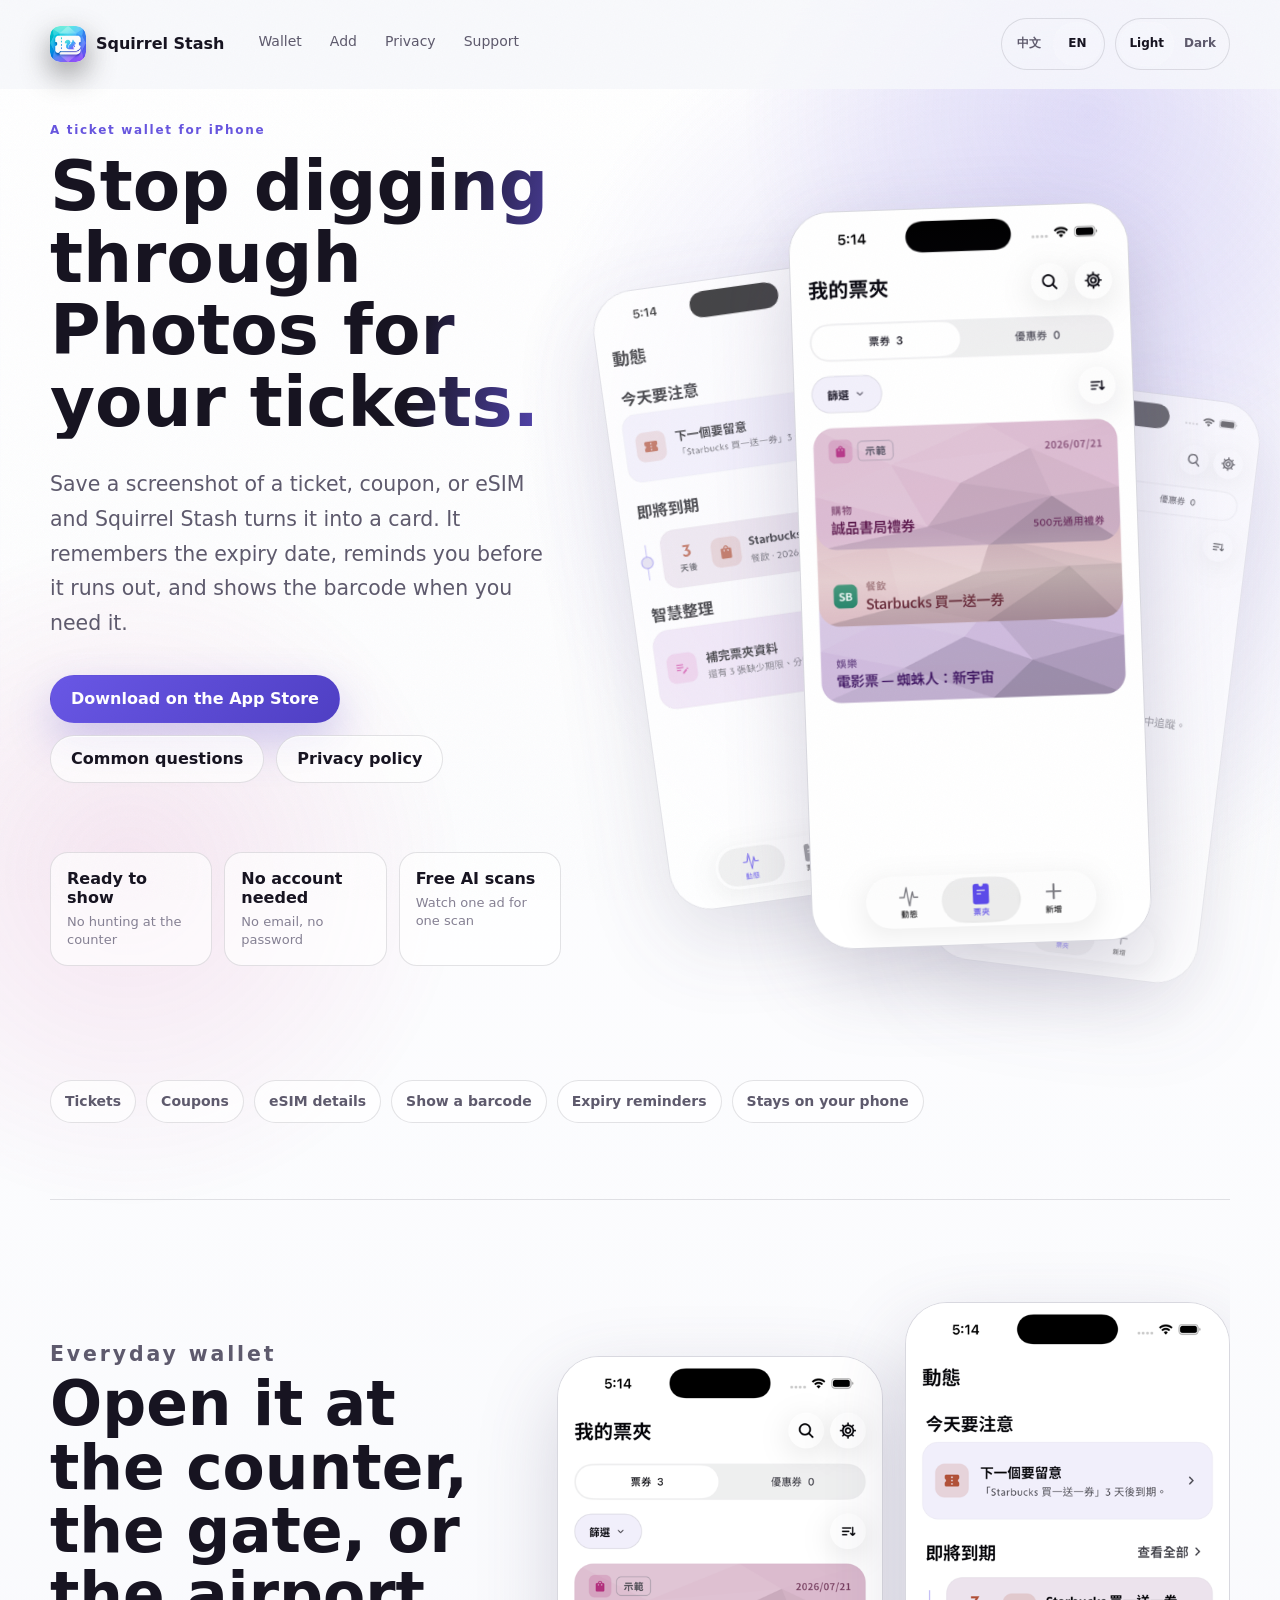
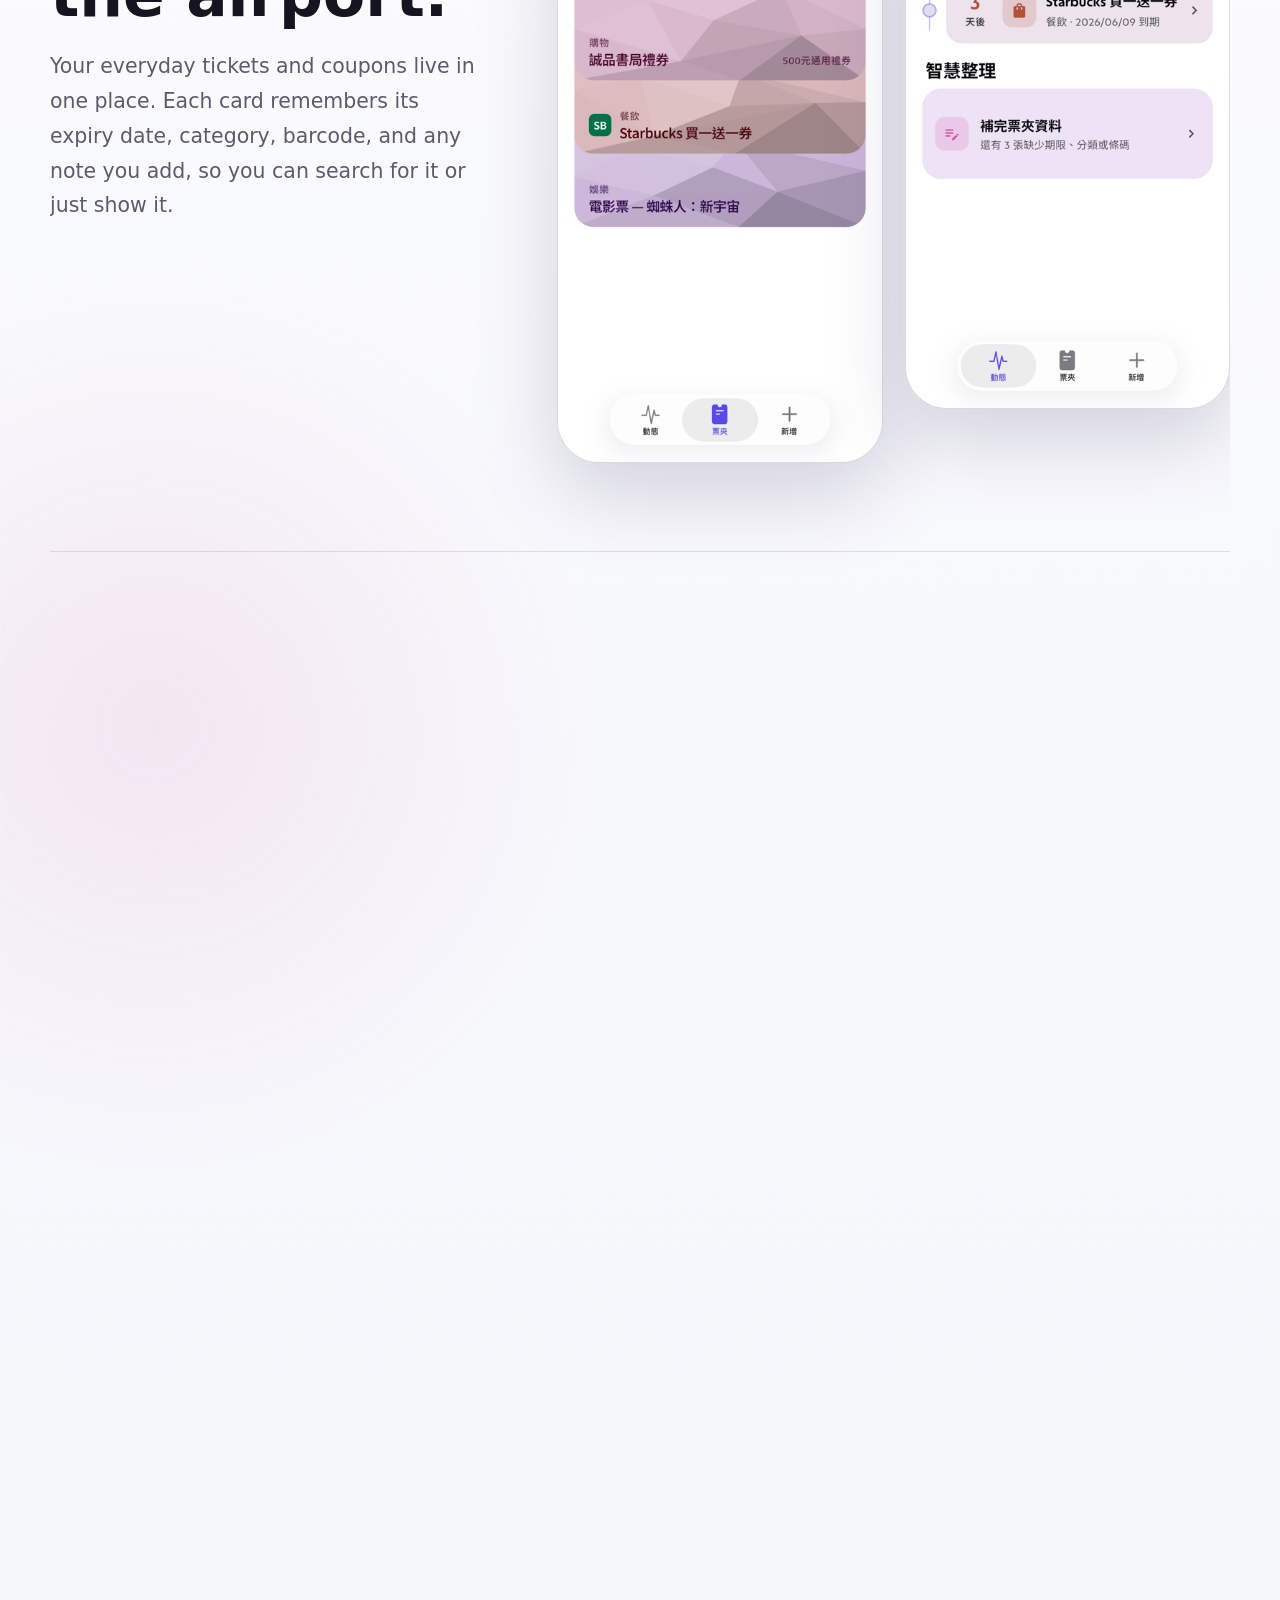
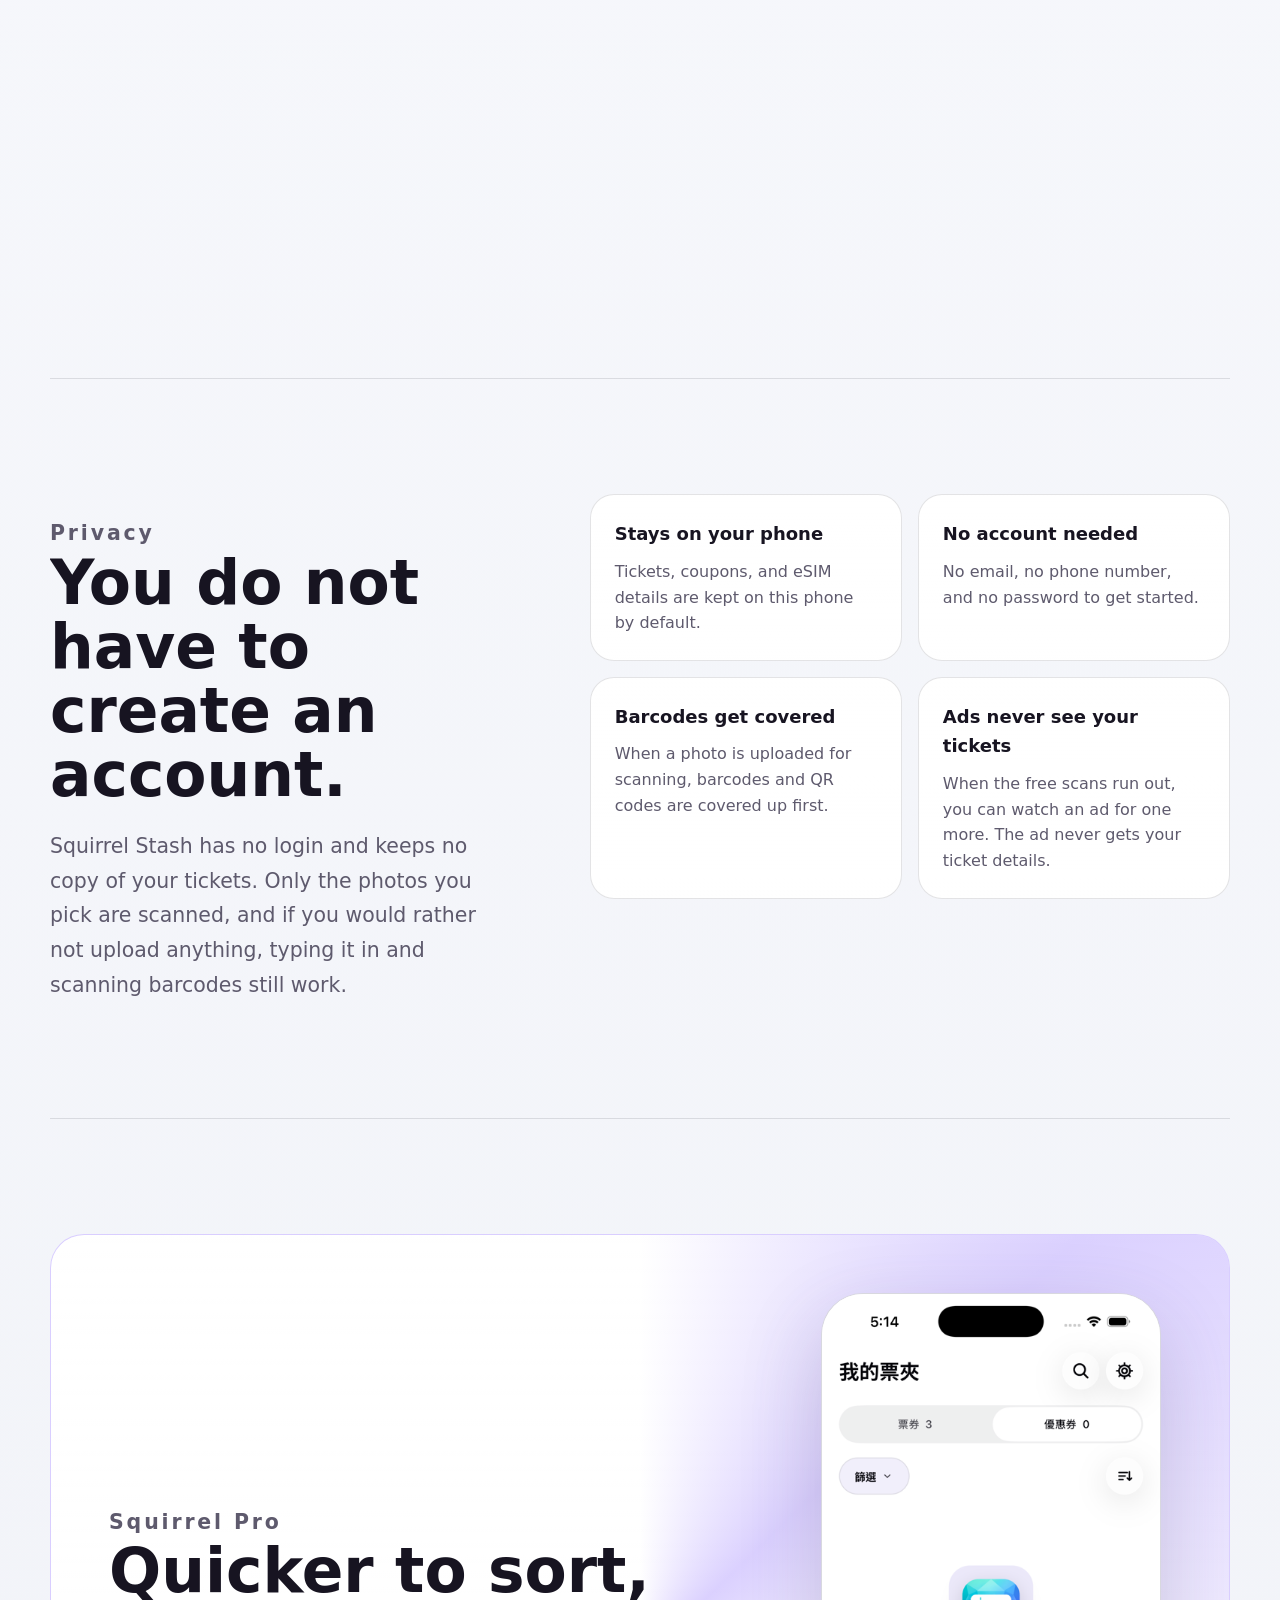
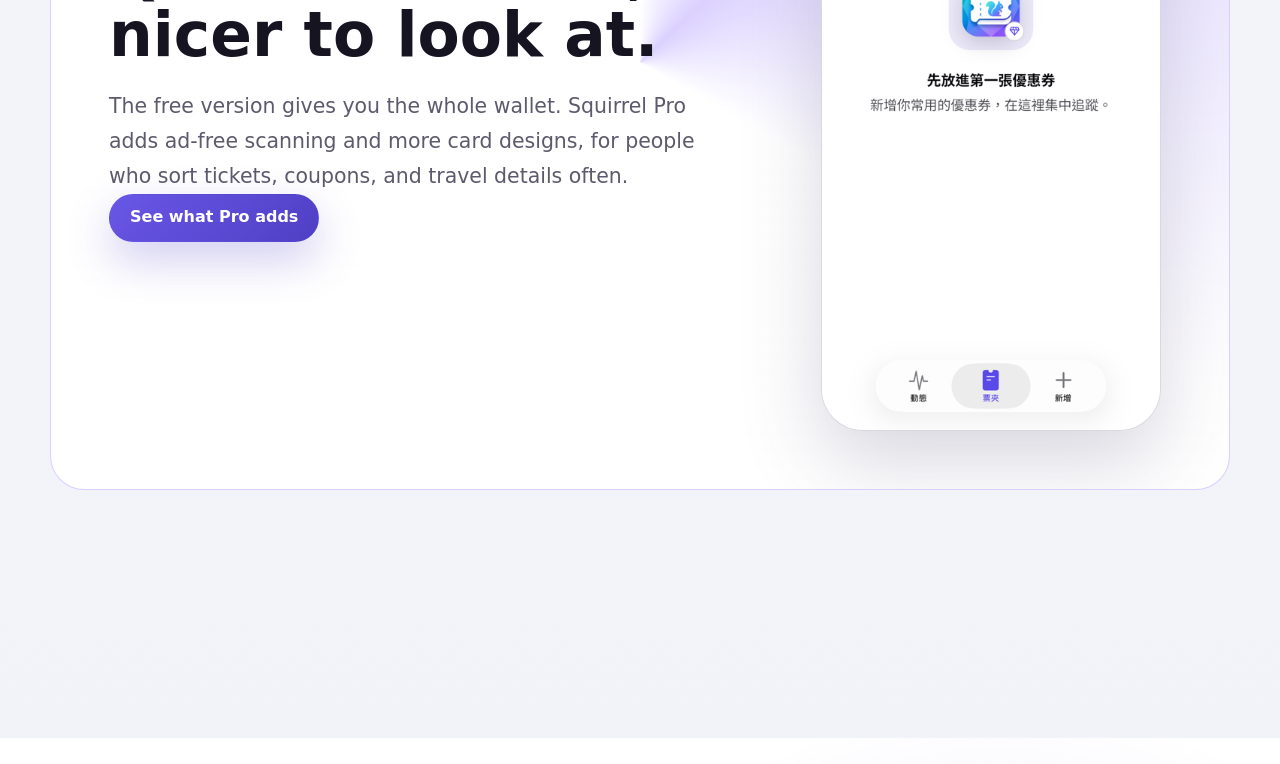
<file: index.html>
<!DOCTYPE html>
<html lang="zh-Hant">
<head>
  <meta charset="UTF-8">
  <meta name="viewport" content="width=device-width, initial-scale=1.0">
  <title>Squirrel Stash | Your tickets, coupons, and eSIM details, easy to find</title>
  <meta name="description" content="Save a screenshot and Squirrel Stash turns it into a card you can find in seconds. It reminds you before things expire and shows the barcode when you need it. No account, and everything stays on your phone.">
  <link rel="canonical" href="https://squirrelwallet.app/">
  <meta property="og:title" content="Squirrel Stash">
  <meta property="og:description" content="Save a screenshot and Squirrel Stash turns it into a card you can find in seconds. It reminds you before things expire and shows the barcode when you need it. No account, and everything stays on your phone.">
  <meta property="og:url" content="https://squirrelwallet.app/">
  <meta property="og:type" content="website">
  <meta property="og:image" content="https://squirrelwallet.app/assets/app/app-icon.png">
  <meta name="twitter:card" content="summary">
  <link rel="icon" href="/assets/favicon.svg" type="image/svg+xml">
  <script type="application/ld+json">
    {
      "@context": "https://schema.org",
      "@type": "WebSite",
      "name": "Squirrel Stash",
      "url": "https://squirrelwallet.app/",
      "inLanguage": ["zh-Hant", "en"]
    }
  </script>
  <script>
    (function () {
      try {
        var theme = localStorage.getItem('sw-theme');
        if (theme === 'light' || theme === 'dark') {
          document.documentElement.dataset.theme = theme;
        }
      } catch (error) {}
    })();
  </script>
  <link rel="stylesheet" href="/styles.css?v=20260904e">
</head>
<body class="home-page">
  <div class="scroll-progress" aria-hidden="true"></div>
  <div class="grain" aria-hidden="true"></div>
  <a class="skip-link" href="#main-content">跳至主要內容 / Skip to content</a>
  <nav class="product-nav" aria-label="Primary">
    <div class="product-nav__inner">
      <a class="product-brand" href="/">
        <img src="/assets/app/app-icon.png" width="36" height="36" alt="" aria-hidden="true">
        <span>Squirrel Stash</span>
      </a>
      <ul class="product-nav__links">
        <li><a href="#wallet" data-i18n="nav.wallet">票夾</a></li>
        <li><a href="#ai" data-i18n="nav.add">新增</a></li>
        <li><a href="#privacy" data-i18n="nav.privacy">隱私</a></li>
        <li><a href="/support/" data-i18n="nav.support">支援</a></li>
      </ul>
      <div class="product-nav__controls" aria-label="Display controls">
        <div class="segmented-control" role="group" aria-label="Language">
          <button type="button" data-lang-option="zh" aria-pressed="true">中文</button>
          <button type="button" data-lang-option="en" aria-pressed="false">EN</button>
        </div>
        <div class="segmented-control" role="group" aria-label="Theme">
          <button type="button" data-theme-option="light" aria-pressed="false">Light</button>
          <button type="button" data-theme-option="dark" aria-pressed="false">Dark</button>
        </div>
      </div>
    </div>
  </nav>

  <main id="main-content">
    <section class="product-hero" aria-labelledby="hero-title">
      <div class="product-hero__copy">
        <p class="product-kicker" data-anim="up" data-i18n="hero.kicker">iPhone 票券收納 App</p>
        <h1 id="hero-title" data-anim="up" data-anim-delay="90" data-i18n="hero.title">要用的票，不用再從相簿裡翻。</h1>
        <p class="product-hero__lede" data-anim="up" data-anim-delay="180" data-i18n="hero.lede">把票券、優惠券、eSIM 開通資料的截圖丟進來，Squirrel Stash 會幫你整理成一張張卡片，快過期的時候還會提醒你。結帳、進場、出國前，打開就能出示。</p>
        <div class="product-actions" data-anim="up" data-anim-delay="270" aria-label="Primary actions">
          <a class="product-button product-button--primary" href="https://apps.apple.com/tw/app/id6778084126" data-i18n="cta.store">前往 App Store 下載</a>
          <a class="product-button" href="/support/" data-i18n="cta.support">常見問題</a>
          <a class="product-button" href="/privacy/" data-i18n="cta.privacy">隱私權政策</a>
        </div>
      </div>

      <div class="screenshot-stage" data-anim="zoom" data-anim-delay="140" aria-label="Squirrel Stash app screenshots">
        <figure class="phone-shot phone-shot--main">
          <img class="theme-image" src="/assets/app/wallet-pro-dark.png" data-light-src="/assets/app/wallet-pro-light.png" data-dark-src="/assets/app/wallet-pro-dark.png" width="450" height="980" alt="Squirrel Stash Pro wallet screen showing gem-textured tickets">
        </figure>
        <figure class="phone-shot phone-shot--pulse">
          <img class="theme-image" src="/assets/app/pulse-dark.png" data-light-src="/assets/app/pulse-light.png" data-dark-src="/assets/app/pulse-dark.png" width="450" height="980" alt="Squirrel Stash Pulse screen showing upcoming expiries">
        </figure>
        <figure class="phone-shot phone-shot--add">
          <img class="theme-image" src="/assets/app/coupon-pro-empty-dark.png" data-light-src="/assets/app/coupon-pro-empty-light.png" data-dark-src="/assets/app/coupon-pro-empty-dark.png" width="450" height="980" alt="Squirrel Stash Pro coupon screen with Pro badge in the empty state">
        </figure>
      </div>

      <dl class="product-facts product-facts--hero" data-anim-stagger="90" data-anim-base="360" aria-label="Launch facts">
        <div data-anim="up">
          <dt data-i18n="facts.ready.title">打開就能出示</dt>
          <dd data-i18n="facts.ready.body">結帳、進場不用再找</dd>
        </div>
        <div data-anim="up">
          <dt data-i18n="facts.private.title">不用註冊帳號</dt>
          <dd data-i18n="facts.private.body">不用 email，也不用密碼</dd>
        </div>
        <div data-anim="up">
          <dt data-i18n="facts.pro.title">AI 辨識免費</dt>
          <dd data-i18n="facts.pro.body">看一支廣告就能換一次</dd>
        </div>
      </dl>
    </section>

    <section class="product-strip" data-anim-stagger="70" aria-label="Product highlights">
      <span data-anim="pop" data-i18n="strip.tickets">票券</span>
      <span data-anim="pop" data-i18n="strip.coupons">優惠券</span>
      <span data-anim="pop" data-i18n="strip.esim">eSIM 開通資料</span>
      <span data-anim="pop" data-i18n="strip.barcodes">出示條碼</span>
      <span data-anim="pop" data-i18n="strip.reminders">到期提醒</span>
      <span data-anim="pop" data-i18n="strip.backup">資料存在手機裡</span>
    </section>

    <section id="wallet" class="product-section product-section--split">
      <div class="section-copy" data-anim="left">
        <p class="product-kicker" data-i18n="wallet.kicker">日常票夾</p>
        <h2 data-i18n="wallet.title">結帳前、進場前，打開就能出示。</h2>
        <p data-i18n="wallet.body">常用的票券和優惠券都放在同一個地方。每張卡片會記住到期日、分類、條碼和你寫的備註，要用的時候搜尋一下就找得到。</p>
        <ul class="feature-list" data-anim-stagger="100" data-anim-base="140">
          <li data-anim="up" data-i18n="wallet.bullet1">票券和優惠券分開整理，不會再跟幾千張照片混在一起</li>
          <li data-anim="up" data-i18n="wallet.bullet2">快到期的會先提醒你，不會又不小心放到過期</li>
          <li data-anim="up" data-i18n="wallet.bullet3">Pro 版有更好看的卡片樣式，讓你更願意每天打開它</li>
        </ul>
      </div>
      <div class="screen-pair" data-anim="right" data-anim-delay="120" aria-hidden="true">
        <div class="theme-shot">
          <img class="theme-image" src="/assets/app/wallet-pro-dark.png" data-light-src="/assets/app/wallet-pro-light.png" data-dark-src="/assets/app/wallet-pro-dark.png" width="450" height="980" alt="">
        </div>
        <div class="theme-shot">
          <img class="theme-image" src="/assets/app/pulse-dark.png" data-light-src="/assets/app/pulse-light.png" data-dark-src="/assets/app/pulse-dark.png" width="450" height="980" alt="">
        </div>
      </div>
    </section>

    <section id="ai" class="product-section product-section--cards">
      <div class="section-copy section-copy--center" data-anim="up">
        <p class="product-kicker" data-i18n="add.kicker">新增票券</p>
        <h2 data-i18n="add.title">拍照、掃碼、貼網址，都可以。</h2>
        <p data-i18n="add.body">用照片新增的時候，Squirrel Stash 會先幫你把看得出來的欄位填好。你只要檢查一下、改一改，再存起來就好。</p>
      </div>
      <div class="capture-layout">
        <figure class="feature-phone" data-anim="left">
          <img class="theme-image" src="/assets/app/add-flow-dark.png" data-light-src="/assets/app/add-flow-light.png" data-dark-src="/assets/app/add-flow-dark.png" width="450" height="980" alt="Add flow screen with scan barcode, use photo, manual entry, and paste coupon URL">
        </figure>
        <div class="capture-steps" data-anim-stagger="120" data-anim-base="120">
          <article data-anim="right">
            <span>01</span>
            <h3 data-i18n="add.step1.title">拍張照，或選截圖</h3>
            <p data-i18n="add.step1.body">App 會先幫你填好名稱、日期、店家和分類。</p>
          </article>
          <article data-anim="right">
            <span>02</span>
            <h3 data-i18n="add.step2.title">檢查一下再存</h3>
            <p data-i18n="add.step2.body">每個欄位存檔前都能自己改，辨識錯了也不怕。</p>
          </article>
          <article data-anim="right">
            <span>03</span>
            <h3 data-i18n="add.step3.title">放心出示</h3>
            <p data-i18n="add.step3.body">條碼和 QR Code 是拿來出示的。需要上傳辨識時，會先在你手機上把條碼遮起來再送出。</p>
          </article>
          <p class="capture-note" data-anim="up" data-i18n="add.note">AI 辨識不用付費：看一支廣告就能換一次辨識，Squirrel Pro 則不用看廣告。不想上傳照片的話，手動輸入和掃條碼隨時都能用。</p>
        </div>
      </div>
    </section>

    <section id="privacy" class="product-section product-section--privacy">
      <div class="section-copy" data-anim="left">
        <p class="product-kicker" data-i18n="privacy.kicker">隱私</p>
        <h2 data-i18n="privacy.title">用這個 App，不用先開一個帳號。</h2>
        <p data-i18n="privacy.body">Squirrel Stash 不用登入，也不會自己留一份你的票券資料。只有你主動選的照片才會拿去辨識；不想上傳的話，手動輸入和掃條碼一樣可以用。</p>
      </div>
      <div class="privacy-grid" data-anim-stagger="90" data-anim-base="80">
        <article data-anim="pop">
          <strong data-i18n="privacy.local.title">資料存在你手機裡</strong>
          <span data-i18n="privacy.local.body">票券、優惠券、eSIM 資料預設都只留在這支手機上。</span>
        </article>
        <article data-anim="pop">
          <strong data-i18n="privacy.account.title">不用註冊帳號</strong>
          <span data-i18n="privacy.account.body">不用 email、不用電話、不用密碼，打開就能開始用。</span>
        </article>
        <article data-anim="pop">
          <strong data-i18n="privacy.mask.title">條碼會先遮起來</strong>
          <span data-i18n="privacy.mask.body">需要上傳照片辨識時，條碼和 QR Code 會先遮掉再送出。</span>
        </article>
        <article data-anim="pop">
          <strong data-i18n="privacy.ad.title">廣告看不到你的票</strong>
          <span data-i18n="privacy.ad.body">免費次數用完時，可以看一支廣告換一次辨識；廣告拿不到你的票券內容。</span>
        </article>
      </div>
    </section>

    <section class="product-section product-section--pro">
      <div class="pro-panel" data-anim="zoom">
        <div>
          <p class="product-kicker">Squirrel Pro</p>
          <h2 data-i18n="pro.title">整理更快，卡片更好看。</h2>
          <p data-i18n="pro.body">免費版就能用完整的票夾。Squirrel Pro 多的是免廣告的辨識次數，還有更多卡片樣式；適合常常在整理票券、優惠券和出國資料的人。</p>
          <a class="product-button product-button--primary" href="/support/" data-i18n="pro.cta">看看 Pro 有什麼</a>
        </div>
        <figure class="settings-shot">
          <img class="theme-image" src="/assets/app/settings-pro-dark.png" data-light-src="/assets/app/settings-pro-light.png" data-dark-src="/assets/app/settings-pro-dark.png" width="450" height="980" alt="Settings screen showing Squirrel Pro banner and app settings">
        </figure>
      </div>
    </section>
  </main>

  <footer class="product-footer" data-anim="up">
    <p>© 2026 Squirrel Stash</p>
    <nav aria-label="Footer">
      <a href="/privacy/" data-i18n="footer.privacy">隱私權</a>
      <a href="/support/" data-i18n="footer.support">支援</a>
      <a href="mailto:support@squirrelwallet.app">support@squirrelwallet.app</a>
    </nav>
  </footer>

  <button type="button" class="back-to-top" data-i18n-aria="a11y.top" aria-label="回到頁面頂端">
    <svg viewBox="0 0 24 24" width="20" height="20" aria-hidden="true" focusable="false">
      <path d="M12 19V5M5 12l7-7 7 7" fill="none" stroke="currentColor" stroke-width="2.2" stroke-linecap="round" stroke-linejoin="round"></path>
    </svg>
  </button>
<script>
  (function () {
    var copy = {
      zh: {
        title: 'Squirrel Stash｜票券、優惠券、eSIM，要用的時候馬上找得到',
        description: '把票券、優惠券和 eSIM 資料的截圖，整理成一張張好找的卡片。快過期會提醒你，要出示條碼也很快。不用註冊帳號，資料存在自己手機裡。',
        'nav.wallet': '票夾',
        'nav.add': '新增',
        'nav.privacy': '隱私',
        'nav.support': '支援',
        'hero.kicker': 'iPhone 票券收納 App',
        'hero.title': '要用的票，不用再從相簿裡翻。',
        'hero.lede': '把票券、優惠券、eSIM 開通資料的截圖丟進來，Squirrel Stash 會幫你整理成一張張卡片，快過期的時候還會提醒你。結帳、進場、出國前，打開就能出示。',
        'cta.support': '常見問題',
        'cta.privacy': '隱私權政策',
        'cta.store': '前往 App Store 下載',
        'facts.ready.title': '打開就能出示',
        'facts.ready.body': '結帳、進場不用再找',
        'facts.private.title': '不用註冊帳號',
        'facts.private.body': '不用 email，也不用密碼',
        'facts.pro.title': 'AI 辨識免費',
        'facts.pro.body': '看一支廣告就能換一次',
        'strip.tickets': '票券',
        'strip.coupons': '優惠券',
        'strip.esim': 'eSIM 開通資料',
        'strip.barcodes': '出示條碼',
        'strip.reminders': '到期提醒',
        'strip.backup': '資料存在手機裡',
        'wallet.kicker': '日常票夾',
        'wallet.title': '結帳前、進場前，打開就能出示。',
        'wallet.body': '常用的票券和優惠券都放在同一個地方。每張卡片會記住到期日、分類、條碼和你寫的備註，要用的時候搜尋一下就找得到。',
        'wallet.bullet1': '票券和優惠券分開整理，不會再跟幾千張照片混在一起',
        'wallet.bullet2': '快到期的會先提醒你，不會又不小心放到過期',
        'wallet.bullet3': 'Pro 版有更好看的卡片樣式，讓你更願意每天打開它',
        'add.kicker': '新增票券',
        'add.title': '拍照、掃碼、貼網址，都可以。',
        'add.body': '用照片新增的時候，Squirrel Stash 會先幫你把看得出來的欄位填好。你只要檢查一下、改一改，再存起來就好。',
        'add.note': 'AI 辨識不用付費：看一支廣告就能換一次辨識，Squirrel Pro 則不用看廣告。不想上傳照片的話，手動輸入和掃條碼隨時都能用。',
        'add.step1.title': '拍張照，或選截圖',
        'add.step1.body': 'App 會先幫你填好名稱、日期、店家和分類。',
        'add.step2.title': '檢查一下再存',
        'add.step2.body': '每個欄位存檔前都能自己改，辨識錯了也不怕。',
        'add.step3.title': '放心出示',
        'add.step3.body': '條碼和 QR Code 是拿來出示的。需要上傳辨識時，會先在你手機上把條碼遮起來再送出。',
        'privacy.kicker': '隱私',
        'privacy.title': '用這個 App，不用先開一個帳號。',
        'privacy.body': 'Squirrel Stash 不用登入，也不會自己留一份你的票券資料。只有你主動選的照片才會拿去辨識；不想上傳的話，手動輸入和掃條碼一樣可以用。',
        'privacy.local.title': '資料存在你手機裡',
        'privacy.local.body': '票券、優惠券、eSIM 資料預設都只留在這支手機上。',
        'privacy.account.title': '不用註冊帳號',
        'privacy.account.body': '不用 email、不用電話、不用密碼，打開就能開始用。',
        'privacy.mask.title': '條碼會先遮起來',
        'privacy.mask.body': '需要上傳照片辨識時，條碼和 QR Code 會先遮掉再送出。',
        'privacy.ad.title': '廣告看不到你的票',
        'privacy.ad.body': '免費次數用完時，可以看一支廣告換一次辨識；廣告拿不到你的票券內容。',
        'pro.title': '整理更快，卡片更好看。',
        'pro.body': '免費版就能用完整的票夾。Squirrel Pro 多的是免廣告的辨識次數，還有更多卡片樣式；適合常常在整理票券、優惠券和出國資料的人。',
        'pro.cta': '看看 Pro 有什麼',
        'footer.privacy': '隱私權',
        'footer.support': '支援',
        'a11y.top': '回到頁面頂端'
      },
      en: {
        title: 'Squirrel Stash | Your tickets, coupons, and eSIM details, easy to find',
        description: 'Save a screenshot and Squirrel Stash turns it into a card you can find in seconds. It reminds you before things expire and shows the barcode when you need it. No account, and everything stays on your phone.',
        'nav.wallet': 'Wallet',
        'nav.add': 'Add',
        'nav.privacy': 'Privacy',
        'nav.support': 'Support',
        'hero.kicker': 'A ticket wallet for iPhone',
        'hero.title': 'Stop digging through Photos for your tickets.',
        'hero.lede': 'Save a screenshot of a ticket, coupon, or eSIM and Squirrel Stash turns it into a card. It remembers the expiry date, reminds you before it runs out, and shows the barcode when you need it.',
        'cta.support': 'Common questions',
        'cta.privacy': 'Privacy policy',
        'cta.store': 'Download on the App Store',
        'facts.ready.title': 'Ready to show',
        'facts.ready.body': 'No hunting at the counter',
        'facts.private.title': 'No account needed',
        'facts.private.body': 'No email, no password',
        'facts.pro.title': 'Free AI scans',
        'facts.pro.body': 'Watch one ad for one scan',
        'strip.tickets': 'Tickets',
        'strip.coupons': 'Coupons',
        'strip.esim': 'eSIM details',
        'strip.barcodes': 'Show a barcode',
        'strip.reminders': 'Expiry reminders',
        'strip.backup': 'Stays on your phone',
        'wallet.kicker': 'Everyday wallet',
        'wallet.title': 'Open it at the counter, the gate, or the airport.',
        'wallet.body': 'Your everyday tickets and coupons live in one place. Each card remembers its expiry date, category, barcode, and any note you add, so you can search for it or just show it.',
        'wallet.bullet1': 'Tickets and coupons stay in one place, not lost among thousands of photos',
        'wallet.bullet2': 'You get a reminder before something expires, so it does not go to waste',
        'wallet.bullet3': 'Pro adds nicer card designs, so the wallet is something you want to open',
        'add.kicker': 'Adding a ticket',
        'add.title': 'Take a photo, scan a code, or paste a link.',
        'add.body': 'When you add from a photo, Squirrel Stash fills in the fields it can read. You check them, fix anything wrong, and save.',
        'add.note': 'AI scanning is free: watch one ad and you get one scan, and Squirrel Pro skips the ads. If you would rather not upload a photo at all, typing it in and scanning barcodes always work.',
        'add.step1.title': 'Take a photo or pick a screenshot',
        'add.step1.body': 'The app fills in the name, date, shop, and category for you.',
        'add.step2.title': 'Check it before saving',
        'add.step2.body': 'Every field can be edited, so a misread is easy to fix.',
        'add.step3.title': 'Show it with confidence',
        'add.step3.body': 'Barcodes and QR codes are there to be shown. If a photo has to be uploaded for scanning, they are covered up on your phone first.',
        'privacy.kicker': 'Privacy',
        'privacy.title': 'You do not have to create an account.',
        'privacy.body': 'Squirrel Stash has no login and keeps no copy of your tickets. Only the photos you pick are scanned, and if you would rather not upload anything, typing it in and scanning barcodes still work.',
        'privacy.local.title': 'Stays on your phone',
        'privacy.local.body': 'Tickets, coupons, and eSIM details are kept on this phone by default.',
        'privacy.account.title': 'No account needed',
        'privacy.account.body': 'No email, no phone number, and no password to get started.',
        'privacy.mask.title': 'Barcodes get covered',
        'privacy.mask.body': 'When a photo is uploaded for scanning, barcodes and QR codes are covered up first.',
        'privacy.ad.title': 'Ads never see your tickets',
        'privacy.ad.body': 'When the free scans run out, you can watch an ad for one more. The ad never gets your ticket details.',
        'pro.title': 'Quicker to sort, nicer to look at.',
        'pro.body': 'The free version gives you the whole wallet. Squirrel Pro adds ad-free scanning and more card designs, for people who sort tickets, coupons, and travel details often.',
        'pro.cta': 'See what Pro adds',
        'footer.privacy': 'Privacy',
        'footer.support': 'Support',
        'a11y.top': 'Back to top'
      }
    };

    var prefersLight = window.matchMedia('(prefers-color-scheme: light)');
    var savedLang = localStorage.getItem('sw-lang');
    var currentLang = savedLang === 'zh' || savedLang === 'en'
      ? savedLang
      : ((navigator.language || '').toLowerCase().startsWith('zh') ? 'zh' : 'en');
    var currentTheme = localStorage.getItem('sw-theme');

    function effectiveTheme() {
      return currentTheme === 'light' || currentTheme === 'dark'
        ? currentTheme
        : (prefersLight.matches ? 'light' : 'dark');
    }

    function applyTheme(theme, persist) {
      if (persist) {
        currentTheme = theme;
        localStorage.setItem('sw-theme', theme);
        document.documentElement.dataset.theme = theme;
      }
      var selected = persist ? theme : effectiveTheme();
      document.querySelectorAll('.theme-image').forEach(function (img) {
        img.src = selected === 'light' ? img.dataset.lightSrc : img.dataset.darkSrc;
      });
      document.querySelectorAll('[data-theme-option]').forEach(function (button) {
        button.setAttribute('aria-pressed', String(button.dataset.themeOption === selected));
      });
    }

    function applyLanguage(lang) {
      currentLang = lang === 'en' ? 'en' : 'zh';
      localStorage.setItem('sw-lang', currentLang);
      document.documentElement.lang = currentLang === 'zh' ? 'zh-Hant' : 'en';
      var dict = copy[currentLang];
      document.title = dict.title;
      document.querySelector('meta[name="description"]').setAttribute('content', dict.description);
      document.querySelector('meta[property="og:description"]').setAttribute('content', dict.description);
      document.querySelectorAll('[data-i18n]').forEach(function (node) {
        node.textContent = dict[node.dataset.i18n];
      });
      document.querySelectorAll('[data-i18n-aria]').forEach(function (node) {
        node.setAttribute('aria-label', dict[node.dataset.i18nAria]);
      });
      document.querySelectorAll('[data-lang-option]').forEach(function (button) {
        button.setAttribute('aria-pressed', String(button.dataset.langOption === currentLang));
      });
    }

    // Cross-fade the whole page when the theme or language flips, where the
    // browser supports it. Falls back to an instant swap everywhere else.
    function withTransition(run) {
      var reduce = window.matchMedia('(prefers-reduced-motion: reduce)').matches;
      if (!reduce && typeof document.startViewTransition === 'function') {
        document.startViewTransition(run);
      } else {
        run();
      }
    }

    document.querySelectorAll('[data-lang-option]').forEach(function (button) {
      button.addEventListener('click', function () {
        withTransition(function () {
          applyLanguage(button.dataset.langOption);
        });
      });
    });

    document.querySelectorAll('[data-theme-option]').forEach(function (button) {
      button.addEventListener('click', function () {
        withTransition(function () {
          applyTheme(button.dataset.themeOption, true);
        });
      });
    });

    prefersLight.addEventListener('change', function () {
      if (currentTheme !== 'light' && currentTheme !== 'dark') {
        applyTheme(effectiveTheme(), false);
      }
    });

    applyLanguage(currentLang);
    applyTheme(currentTheme === 'light' || currentTheme === 'dark' ? currentTheme : effectiveTheme(), currentTheme === 'light' || currentTheme === 'dark');
  })();
</script>
<script src="/assets/home-motion.js?v=20260904" defer></script>
</body>
</html>
</file>
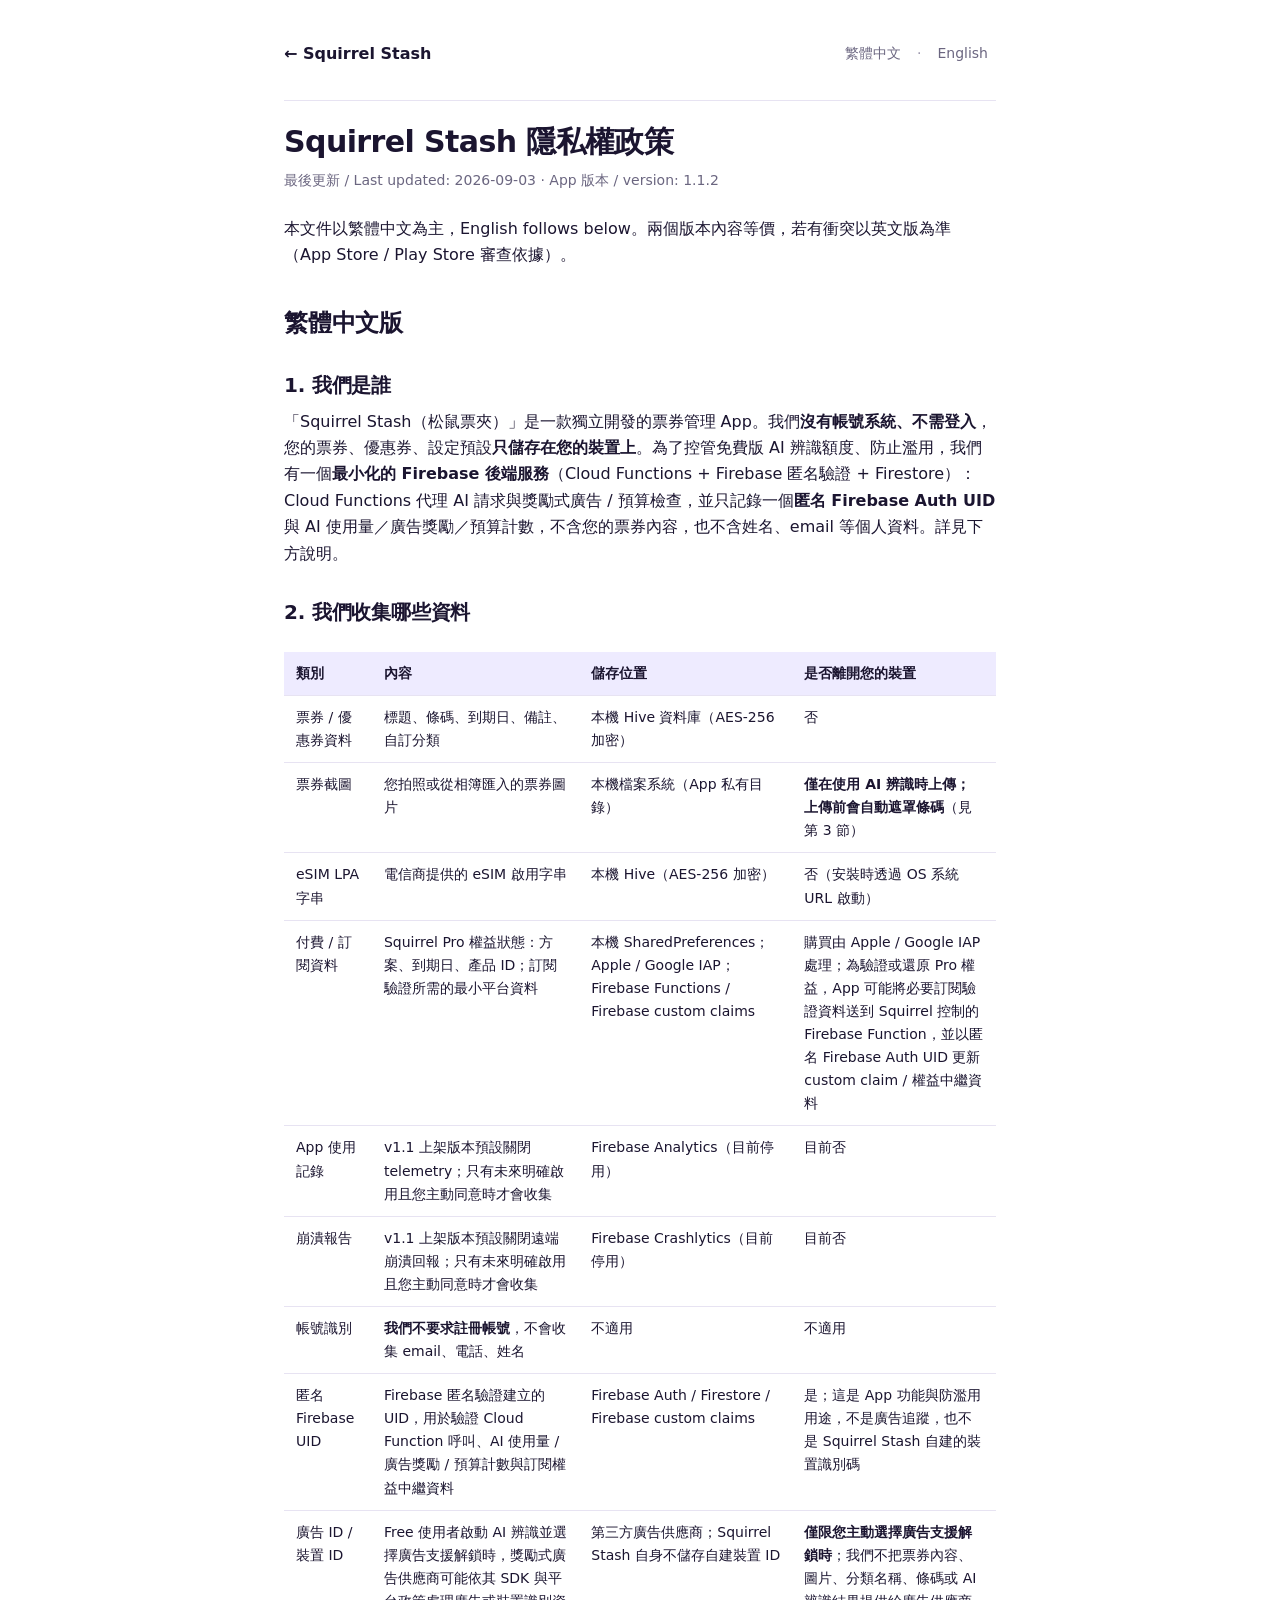
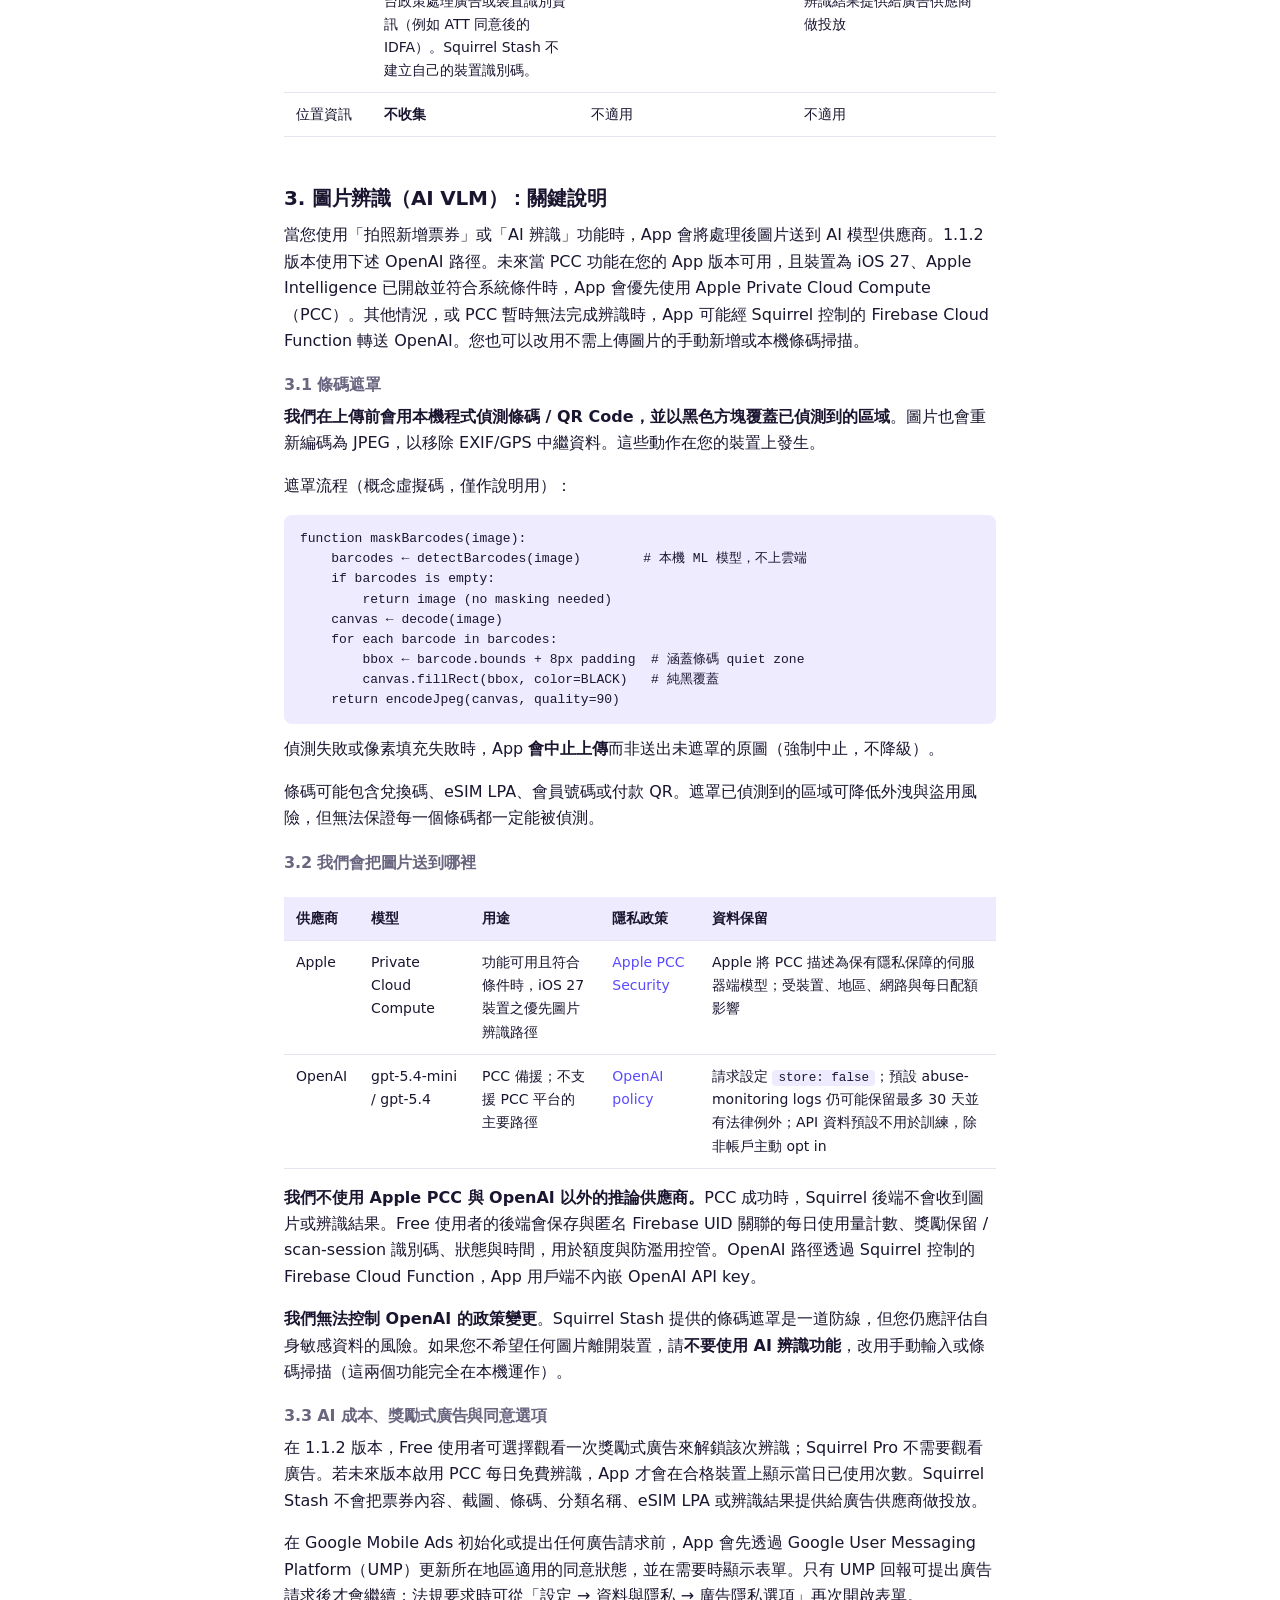
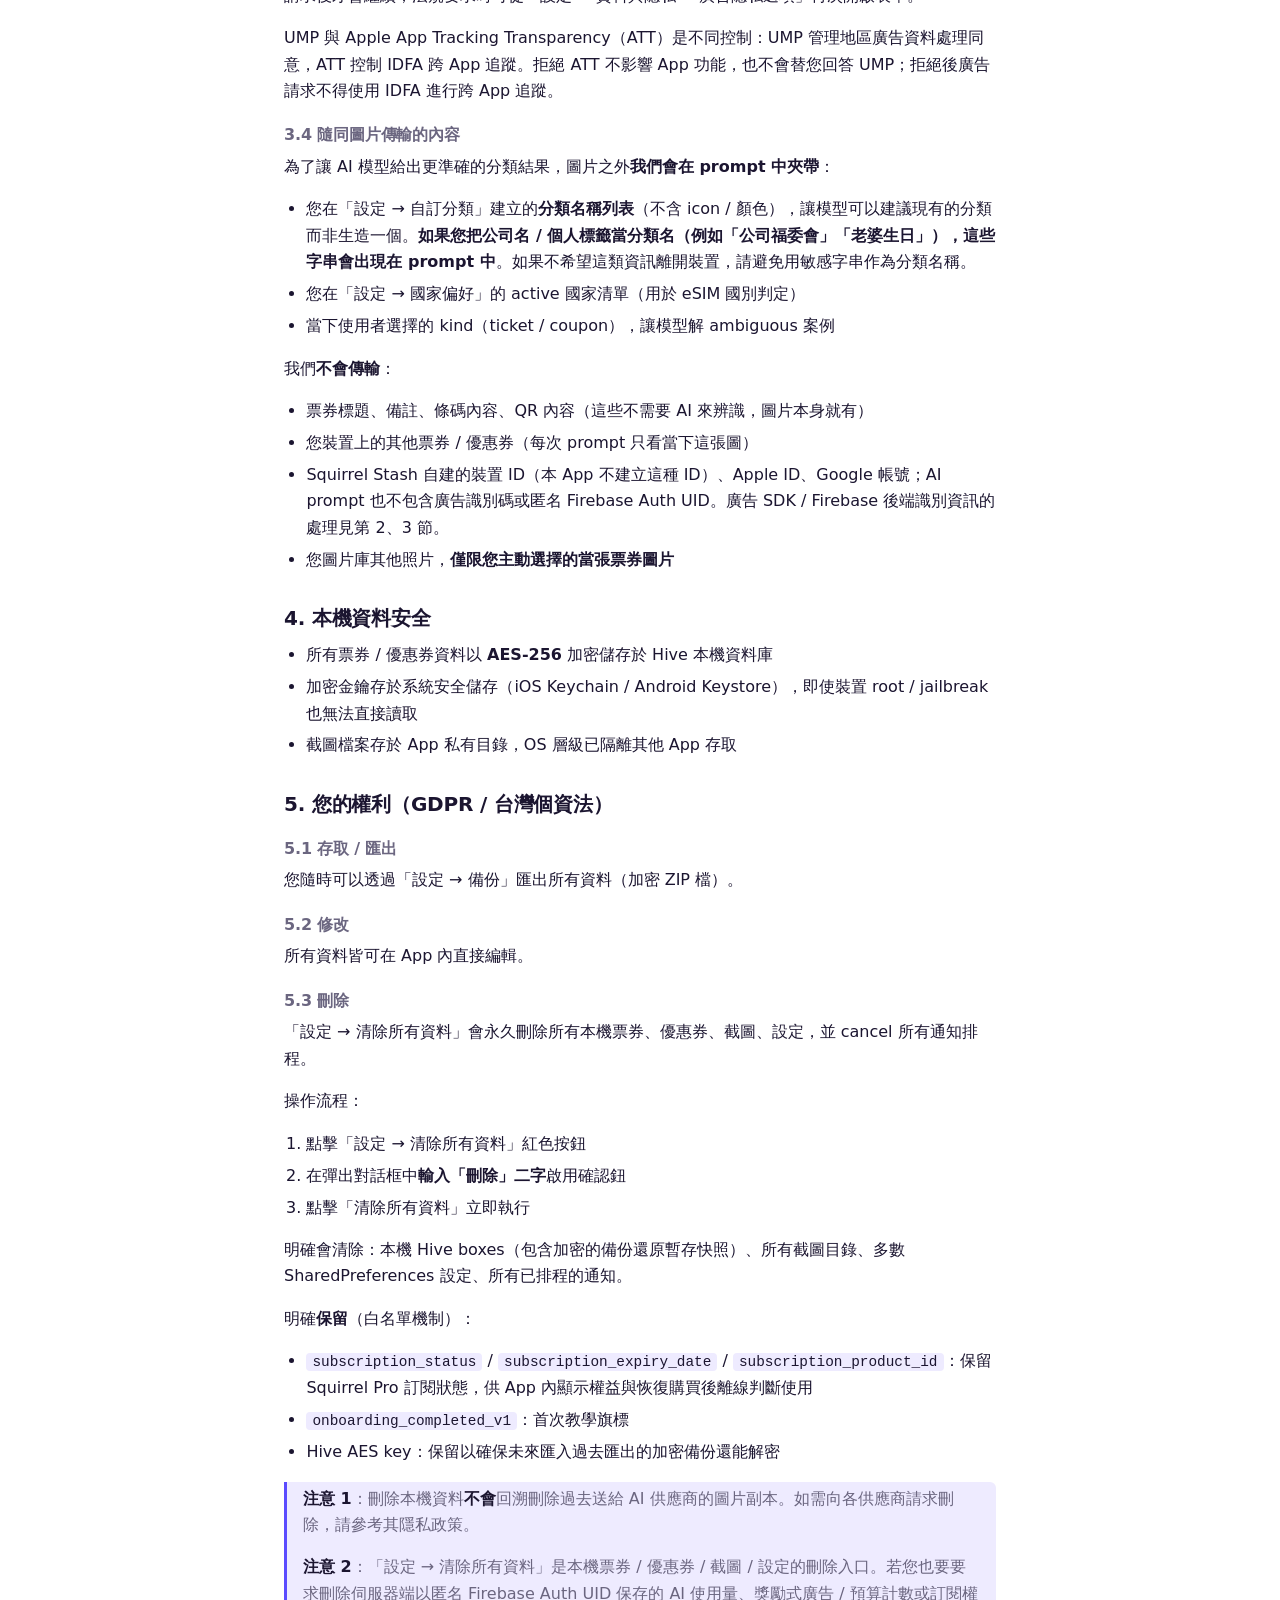
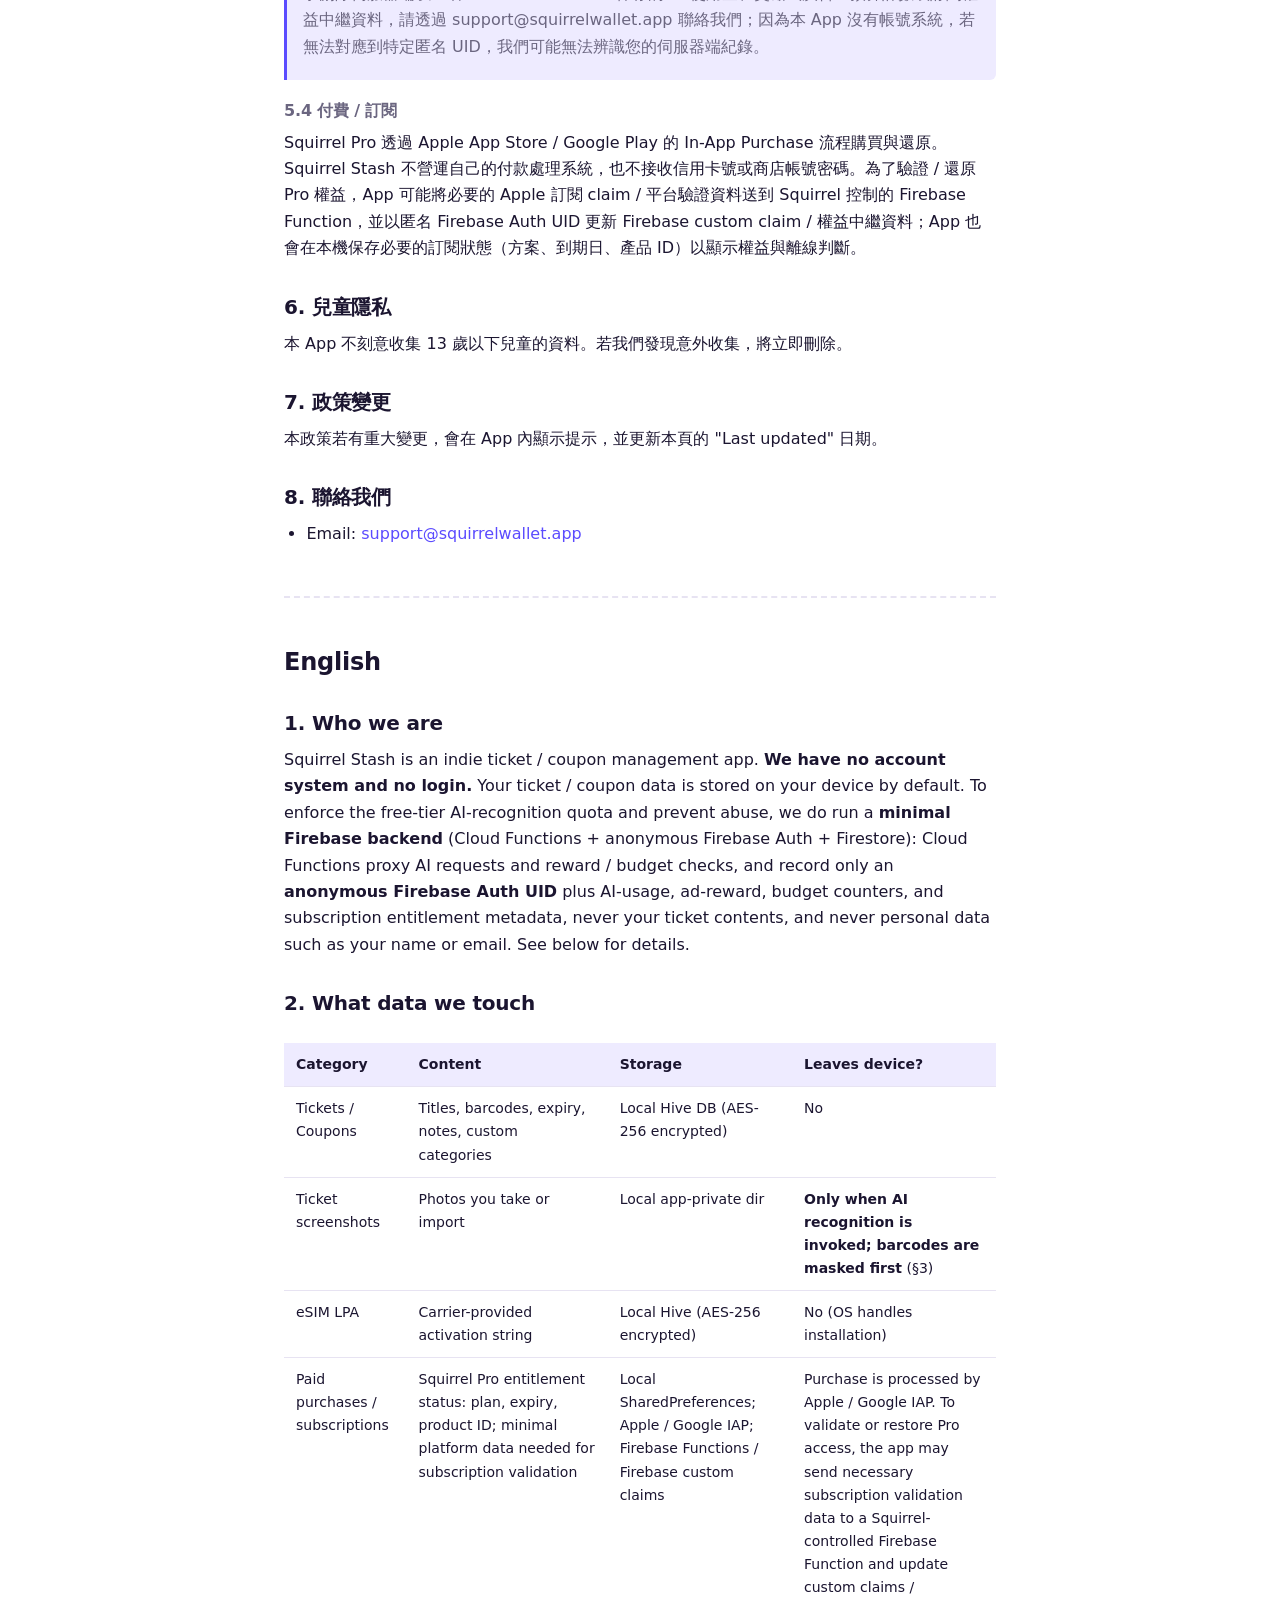
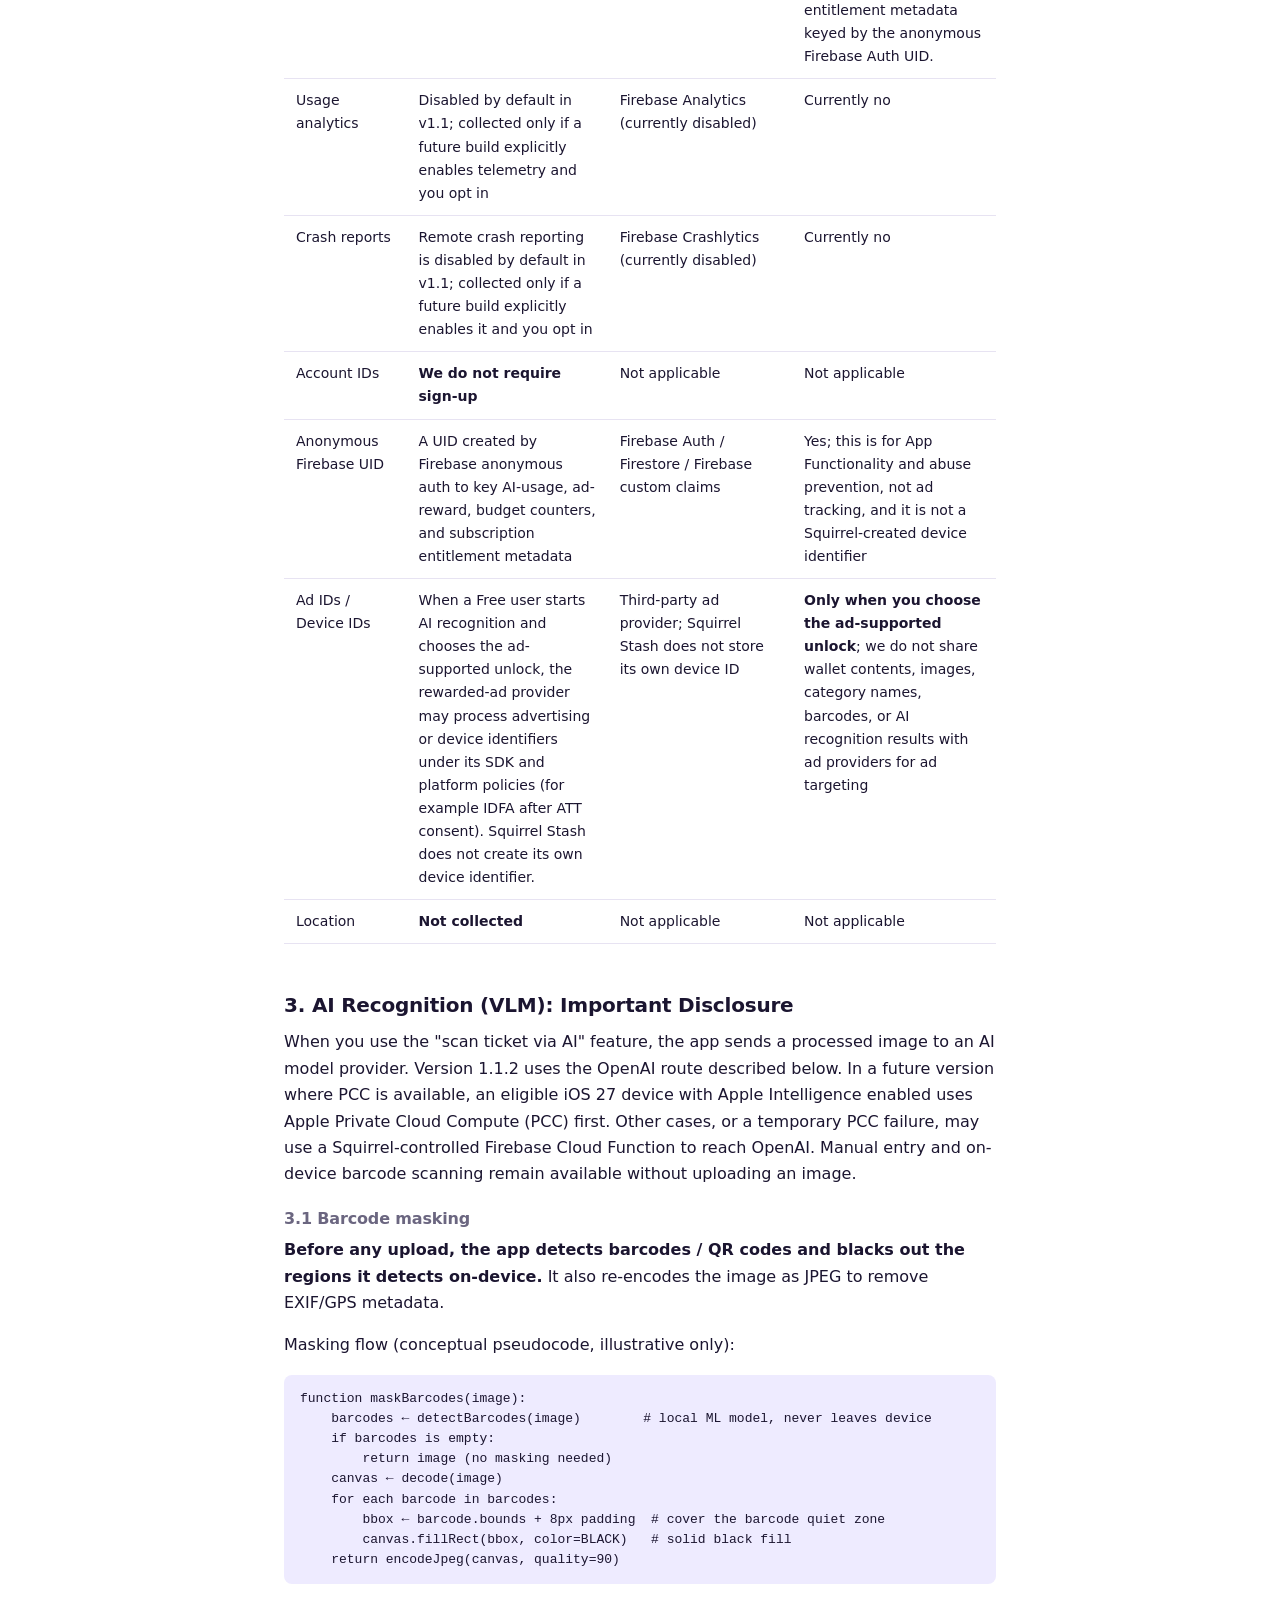
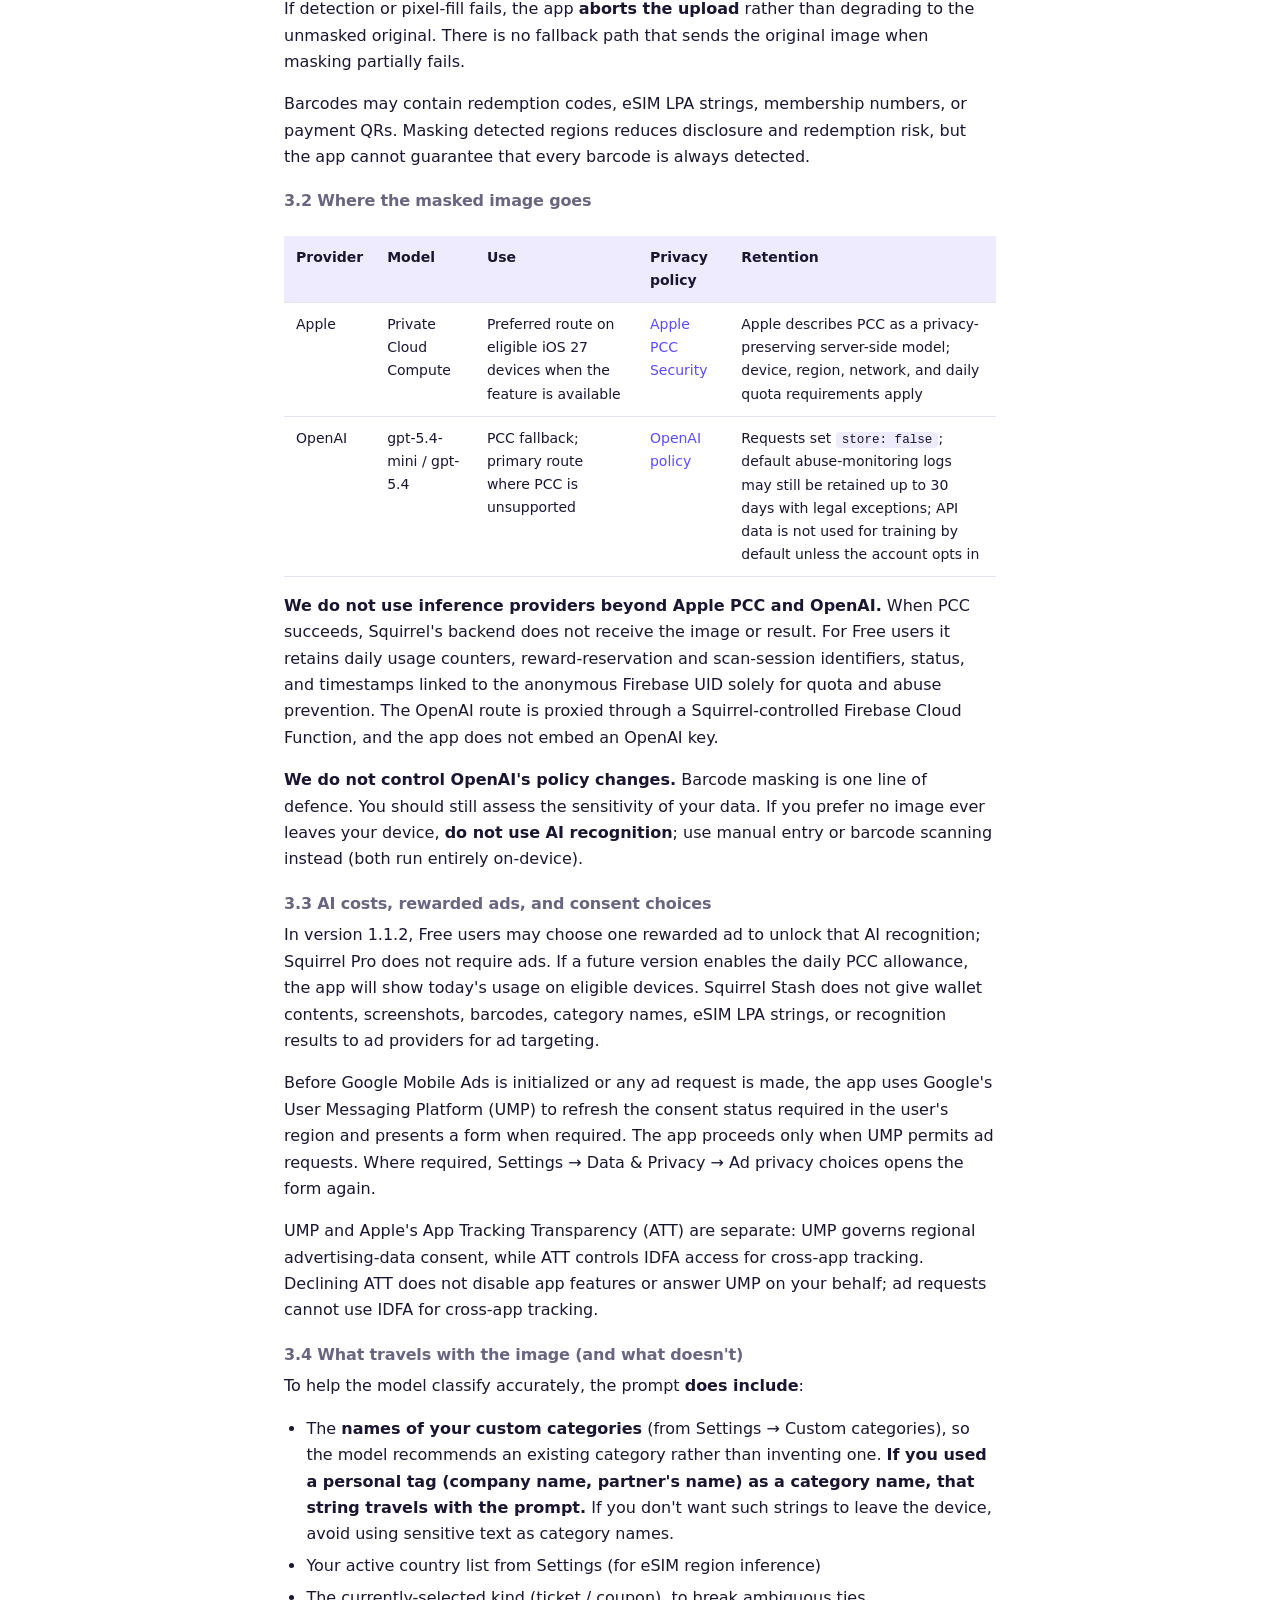
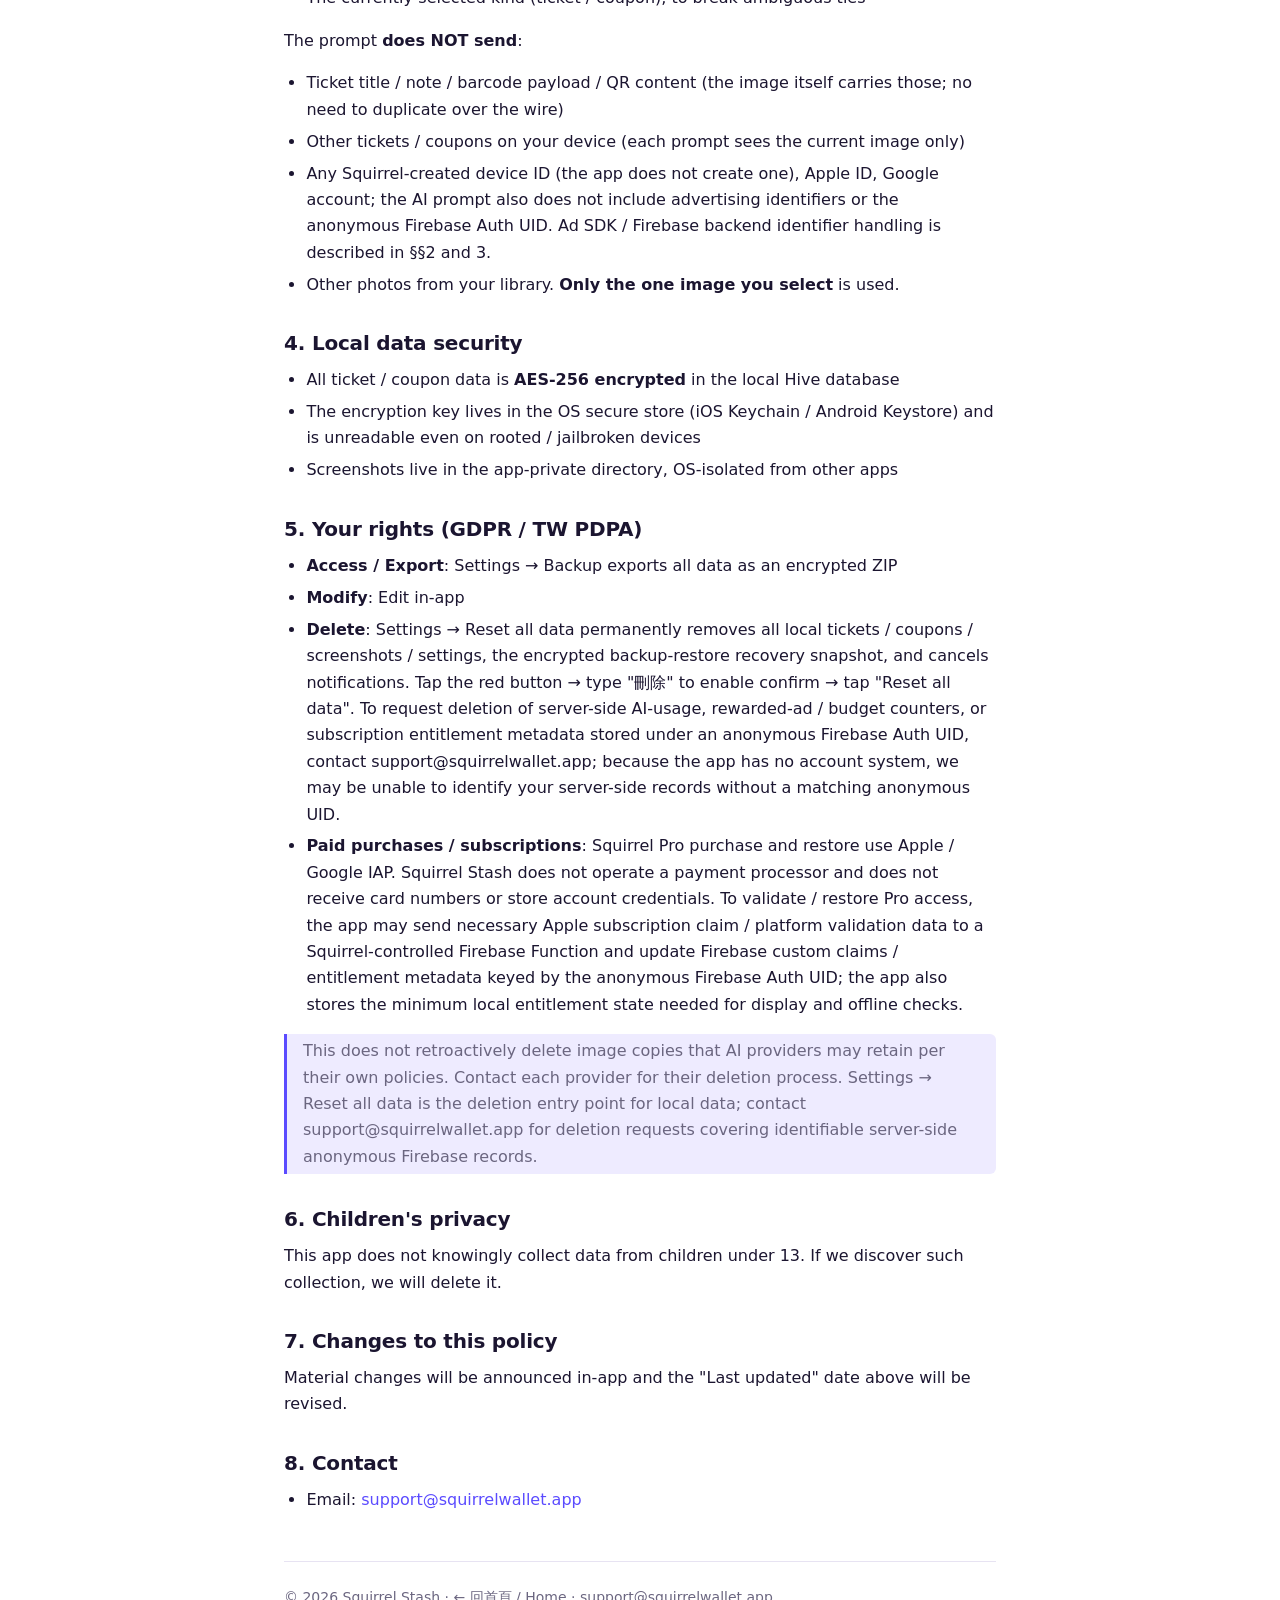
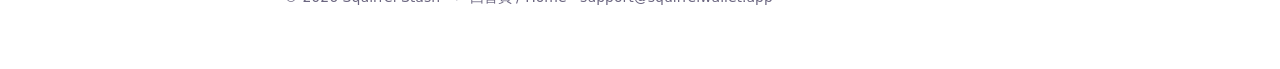
<file: privacy/index.html>
<!DOCTYPE html>
<html lang="zh-Hant">
<head>
  <meta charset="UTF-8">
  <meta name="viewport" content="width=device-width, initial-scale=1.0">
  <title>隱私權政策 | Squirrel Stash</title>
  <meta name="description" content="Squirrel Stash 隱私權政策。本機優先儲存，AI 辨識前自動遮罩條碼，無帳號註冊。">
  <link rel="canonical" href="https://squirrelwallet.app/privacy/">
  <meta property="og:title" content="隱私權政策 | Squirrel Stash">
  <meta property="og:description" content="了解 Squirrel Stash 如何在裝置上保存票券，以及圖片辨識、廣告與訂閱所需的資料處理。">
  <meta property="og:url" content="https://squirrelwallet.app/privacy/">
  <meta property="og:type" content="website">
  <link rel="icon" href="/assets/favicon.svg" type="image/svg+xml">
  <link rel="stylesheet" href="/styles.css?v=20260904c">
  <style>
    /* Page-scoped extensions to /styles.css: tables, blockquote, code.
       Uses the existing CSS variables so dark mode still works. */
    table {
      width: 100%;
      border-collapse: collapse;
      margin: 16px 0;
      font-size: 14px;
    }
    th, td {
      text-align: left;
      padding: 10px 12px;
      border-bottom: 1px solid var(--color-border);
      vertical-align: top;
    }
    th {
      background: var(--color-primary-soft);
      font-weight: 700;
      color: var(--color-text);
    }
    code {
      background: var(--color-primary-soft);
      padding: 1px 6px;
      border-radius: 4px;
      font-family: "SF Mono", Menlo, Consolas, monospace;
      font-size: 0.9em;
    }
    pre {
      background: var(--color-primary-soft);
      padding: 14px 16px;
      border-radius: 8px;
      overflow-x: auto;
      font-size: 13px;
      line-height: 1.55;
      margin: 12px 0;
    }
    pre code {
      background: transparent;
      padding: 0;
      border-radius: 0;
      font-size: inherit;
    }
    blockquote {
      border-left: 3px solid var(--color-primary);
      padding: 4px 16px;
      margin: 16px 0;
      color: var(--color-text-muted);
      background: var(--color-primary-soft);
      border-radius: 0 6px 6px 0;
    }
    h4 {
      font-size: 16px;
      font-weight: 700;
      margin: 20px 0 8px;
      color: var(--color-text-muted);
    }
  </style>
</head>
<body>
<a class="skip-link" href="#main-content">跳至主要內容 / Skip to content</a>
<main class="prose" id="main-content">

  <header class="page-header">
    <a href="/" class="back-link">← Squirrel Stash</a>
    <nav class="lang-toggle" aria-label="頁面語言 / Page language">
      <a href="#zh">繁體中文</a>
      <span class="lang-divider-inline" aria-hidden="true">·</span>
      <a href="#en">English</a>
    </nav>
  </header>

  <h1>Squirrel Stash 隱私權政策</h1><p class="meta">最後更新 / Last updated: 2026-09-03 · App 版本 / version: 1.1.2</p>

  <p>
    本文件以繁體中文為主，English follows below。兩個版本內容等價，若有衝突以英文版為準（App Store / Play Store 審查依據）。
  </p>

  <h2 id="zh">繁體中文版</h2>

  <h3>1. 我們是誰</h3>
  <p>
    「Squirrel Stash（松鼠票夾）」是一款獨立開發的票券管理 App。我們<strong>沒有帳號系統、不需登入</strong>，您的票券、優惠券、設定預設<strong>只儲存在您的裝置上</strong>。為了控管免費版 AI 辨識額度、防止濫用，我們有一個<strong>最小化的 Firebase 後端服務</strong>（Cloud Functions +
    Firebase 匿名驗證 + Firestore）：Cloud Functions 代理 AI 請求與獎勵式廣告 /
    預算檢查，並只記錄一個<strong>匿名 Firebase Auth UID</strong>與 AI 使用量／廣告獎勵／預算計數，不含您的票券內容，也不含姓名、email 等個人資料。詳見下方說明。
  </p>

  <h3>2. 我們收集哪些資料</h3>
  <div class="table-scroll" role="region" aria-label="資料處理摘要" tabindex="0">
  <table>
    <thead>
      <tr>
        <th>類別</th><th>內容</th><th>儲存位置</th><th>是否離開您的裝置</th>
      </tr>
    </thead>
    <tbody>
      <tr>
        <td>票券 / 優惠券資料</td><td>標題、條碼、到期日、備註、自訂分類</td><td>本機 Hive 資料庫（AES-256 加密）</td><td>否</td>
      </tr>
      <tr>
        <td>票券截圖</td><td>您拍照或從相簿匯入的票券圖片</td><td>本機檔案系統（App 私有目錄）</td><td><strong>僅在使用 AI 辨識時上傳；上傳前會自動遮罩條碼</strong>（見第 3 節）</td>
      </tr>
      <tr>
        <td>eSIM LPA 字串</td><td>電信商提供的 eSIM 啟用字串</td><td>本機 Hive（AES-256 加密）</td><td>否（安裝時透過 OS 系統 URL 啟動）</td>
      </tr>
      <tr>
        <td>付費 / 訂閱資料</td>
        <td>Squirrel Pro 權益狀態：方案、到期日、產品 ID；訂閱驗證所需的最小平台資料</td><td>本機 SharedPreferences；Apple / Google IAP；Firebase Functions / Firebase custom claims</td>
        <td>購買由 Apple / Google IAP 處理；為驗證或還原 Pro 權益，App 可能將必要訂閱驗證資料送到 Squirrel 控制的 Firebase Function，並以匿名 Firebase Auth UID 更新 custom claim / 權益中繼資料</td>
      </tr>
      <tr>
        <td>App 使用記錄</td>
        <td>v1.1 上架版本預設關閉 telemetry；只有未來明確啟用且您主動同意時才會收集</td>
        <td>Firebase Analytics（目前停用）</td><td>目前否</td>
      </tr>
      <tr>
        <td>崩潰報告</td>
        <td>v1.1 上架版本預設關閉遠端崩潰回報；只有未來明確啟用且您主動同意時才會收集</td>
        <td>Firebase Crashlytics（目前停用）</td><td>目前否</td>
      </tr>
      <tr>
        <td>帳號識別</td><td><strong>我們不要求註冊帳號</strong>，不會收集 email、電話、姓名</td><td>不適用</td><td>不適用</td>
      </tr>
      <tr>
        <td>匿名 Firebase UID</td>
        <td>Firebase 匿名驗證建立的 UID，用於驗證 Cloud Function 呼叫、AI 使用量 / 廣告獎勵 / 預算計數與訂閱權益中繼資料</td>
        <td>Firebase Auth / Firestore / Firebase custom claims</td>
        <td>是；這是 App 功能與防濫用用途，不是廣告追蹤，也不是 Squirrel Stash 自建的裝置識別碼</td>
      </tr>
      <tr>
        <td>廣告 ID / 裝置 ID</td>
        <td>Free 使用者啟動 AI 辨識並選擇廣告支援解鎖時，獎勵式廣告供應商可能依其 SDK 與平台政策處理廣告或裝置識別資訊（例如 ATT 同意後的 IDFA）。Squirrel Stash 不建立自己的裝置識別碼。</td><td>第三方廣告供應商；Squirrel Stash 自身不儲存自建裝置 ID</td>
        <td><strong>僅限您主動選擇廣告支援解鎖時</strong>；我們不把票券內容、圖片、分類名稱、條碼或 AI 辨識結果提供給廣告供應商做投放</td>
      </tr>
      <tr>
        <td>位置資訊</td><td><strong>不收集</strong></td><td>不適用</td><td>不適用</td>
      </tr>
    </tbody>
  </table>
  </div>

  <h3>3. 圖片辨識（AI VLM）：關鍵說明</h3>
  <p>
    當您使用「拍照新增票券」或「AI 辨識」功能時，App 會將處理後圖片送到 AI
    模型供應商。1.1.2 版本使用下述 OpenAI 路徑。未來當 PCC 功能在您的 App
    版本可用，且裝置為 iOS 27、Apple Intelligence
    已開啟並符合系統條件時，App 會優先使用 Apple Private Cloud Compute（PCC）。其他情況，或 PCC 暫時無法完成辨識時，App 可能經 Squirrel 控制的 Firebase
    Cloud Function 轉送 OpenAI。您也可以改用不需上傳圖片的手動新增或本機條碼掃描。
  </p>

  <h4>3.1 條碼遮罩</h4>
  <p>
    <strong>我們在上傳前會用本機程式偵測條碼 / QR Code，並以黑色方塊覆蓋已偵測到的區域</strong>。圖片也會重新編碼為 JPEG，以移除 EXIF/GPS
    中繼資料。這些動作在您的裝置上發生。
  </p>
  <p>遮罩流程（概念虛擬碼，僅作說明用）：</p>
  <pre tabindex="0" aria-label="條碼遮罩流程虛擬碼"><code>function maskBarcodes(image):
    barcodes ← detectBarcodes(image)        # 本機 ML 模型，不上雲端
    if barcodes is empty:
        return image (no masking needed)
    canvas ← decode(image)
    for each barcode in barcodes:
        bbox ← barcode.bounds + 8px padding  # 涵蓋條碼 quiet zone
        canvas.fillRect(bbox, color=BLACK)   # 純黑覆蓋
    return encodeJpeg(canvas, quality=90)</code></pre>
  <p>
    偵測失敗或像素填充失敗時，App <strong>會中止上傳</strong>而非送出未遮罩的原圖（強制中止，不降級）。
  </p>
  <p>
    條碼可能包含兌換碼、eSIM LPA、會員號碼或付款 QR。遮罩已偵測到的區域可降低外洩與盜用風險，但無法保證每一個條碼都一定能被偵測。
  </p>

  <h4>3.2 我們會把圖片送到哪裡</h4>
  <div class="table-scroll" role="region" aria-label="AI 供應商資料處理摘要" tabindex="0">
  <table>
    <thead>
      <tr>
        <th>供應商</th><th>模型</th><th>用途</th><th>隱私政策</th><th>資料保留</th>
      </tr>
    </thead>
    <tbody>
      <tr>
        <td>Apple</td>
        <td>Private Cloud Compute</td>
        <td>功能可用且符合條件時，iOS 27 裝置之優先圖片辨識路徑</td>
        <td><a href="https://security.apple.com/private-cloud-compute/">Apple PCC Security</a></td>
        <td>Apple 將 PCC 描述為保有隱私保障的伺服器端模型；受裝置、地區、網路與每日配額影響</td>
      </tr>
      <tr>
        <td>OpenAI</td>
        <td>gpt-5.4-mini / gpt-5.4</td>
        <td>PCC 備援；不支援 PCC 平台的主要路徑</td>
        <td><a href="https://openai.com/policies/privacy-policy">OpenAI policy</a></td>
        <td>請求設定 <code>store: false</code>；預設 abuse-monitoring logs 仍可能保留最多 30 天並有法律例外；API 資料預設不用於訓練，除非帳戶主動 opt in</td>
      </tr>
    </tbody>
  </table>
  </div>
  <p>
    <strong>我們不使用 Apple PCC 與 OpenAI 以外的推論供應商。</strong>PCC 成功時，Squirrel 後端不會收到圖片或辨識結果。Free 使用者的後端會保存與匿名 Firebase UID
    關聯的每日使用量計數、獎勵保留 / scan-session 識別碼、狀態與時間，用於額度與防濫用控管。OpenAI 路徑透過
    Squirrel 控制的 Firebase Cloud Function，App 用戶端不內嵌 OpenAI API key。
  </p>
  <p>
    <strong>我們無法控制 OpenAI 的政策變更</strong>。Squirrel Stash 提供的條碼遮罩是一道防線，但您仍應評估自身敏感資料的風險。如果您不希望任何圖片離開裝置，請<strong>不要使用 AI 辨識功能</strong>，改用手動輸入或條碼掃描（這兩個功能完全在本機運作）。
  </p>

  <h4>3.3 AI 成本、獎勵式廣告與同意選項</h4>
  <p>
    在 1.1.2 版本，Free 使用者可選擇觀看一次獎勵式廣告來解鎖該次辨識；Squirrel Pro 不需要觀看廣告。若未來版本啟用 PCC 每日免費辨識，App 才會在合格裝置上顯示當日已使用次數。Squirrel Stash 不會把票券內容、截圖、條碼、分類名稱、eSIM LPA 或辨識結果提供給廣告供應商做投放。
  </p>
  <p>
    在 Google Mobile Ads 初始化或提出任何廣告請求前，App 會先透過 Google
    User Messaging Platform（UMP）更新所在地區適用的同意狀態，並在需要時顯示表單。只有 UMP 回報可提出廣告請求後才會繼續；法規要求時可從「設定 → 資料與隱私 → 廣告隱私選項」再次開啟表單。
  </p>
  <p>
    UMP 與 Apple App Tracking Transparency（ATT）是不同控制：UMP 管理地區廣告資料處理同意，ATT 控制 IDFA 跨 App 追蹤。拒絕 ATT 不影響 App 功能，也不會替您回答 UMP；拒絕後廣告請求不得使用 IDFA 進行跨 App 追蹤。
  </p>

  <h4>3.4 隨同圖片傳輸的內容</h4>
  <p>
    為了讓 AI 模型給出更準確的分類結果，圖片之外<strong>我們會在 prompt 中夾帶</strong>：
  </p>
  <ul>
    <li>您在「設定 → 自訂分類」建立的<strong>分類名稱列表</strong>（不含
      icon / 顏色），讓模型可以建議現有的分類而非生造一個。<strong>如果您把公司名 / 個人標籤當分類名（例如「公司福委會」「老婆生日」），這些字串會出現在
      prompt 中</strong>。如果不希望這類資訊離開裝置，請避免用敏感字串作為分類名稱。</li><li>您在「設定 → 國家偏好」的 active 國家清單（用於 eSIM 國別判定）</li><li>當下使用者選擇的 kind（ticket / coupon），讓模型解 ambiguous 案例</li>
  </ul>
  <p>我們<strong>不會傳輸</strong>：</p>
  <ul>
    <li>票券標題、備註、條碼內容、QR 內容（這些不需要 AI 來辨識，圖片本身就有）</li><li>您裝置上的其他票券 / 優惠券（每次 prompt 只看當下這張圖）</li><li>Squirrel Stash 自建的裝置 ID（本 App 不建立這種 ID）、Apple ID、Google 帳號；AI prompt 也不包含廣告識別碼或匿名 Firebase Auth UID。廣告 SDK / Firebase 後端識別資訊的處理見第 2、3 節。</li><li>您圖片庫其他照片，<strong>僅限您主動選擇的當張票券圖片</strong></li>
  </ul>

  <h3>4. 本機資料安全</h3>
  <ul>
    <li>所有票券 / 優惠券資料以 <strong>AES-256</strong> 加密儲存於 Hive 本機資料庫</li><li>加密金鑰存於系統安全儲存（iOS Keychain / Android Keystore），即使裝置 root / jailbreak 也無法直接讀取</li><li>截圖檔案存於 App 私有目錄，OS 層級已隔離其他 App 存取</li>
  </ul>

  <h3>5. 您的權利（GDPR / 台灣個資法）</h3><h4>5.1 存取 / 匯出</h4><p>您隨時可以透過「設定 → 備份」匯出所有資料（加密 ZIP 檔）。</p><h4>5.2 修改</h4><p>所有資料皆可在 App 內直接編輯。</p><h4>5.3 刪除</h4>
  <p>
    「設定 → 清除所有資料」會永久刪除所有本機票券、優惠券、截圖、設定，並 cancel 所有通知排程。
  </p>
  <p>操作流程：</p>
  <ol>
    <li>點擊「設定 → 清除所有資料」紅色按鈕</li><li>在彈出對話框中<strong>輸入「刪除」二字</strong>啟用確認鈕</li><li>點擊「清除所有資料」立即執行</li>
  </ol>
  <p>明確會清除：本機 Hive boxes（包含加密的備份還原暫存快照）、所有截圖目錄、多數 SharedPreferences 設定、所有已排程的通知。</p><p>明確<strong>保留</strong>（白名單機制）：</p>
  <ul>
    <li><code>subscription_status</code> / <code>subscription_expiry_date</code> / <code>subscription_product_id</code>：保留 Squirrel Pro 訂閱狀態，供 App 內顯示權益與恢復購買後離線判斷使用</li>
    <li><code>onboarding_completed_v1</code>：首次教學旗標</li>
    <li>Hive AES key：保留以確保未來匯入過去匯出的加密備份還能解密</li>
  </ul>
  <blockquote>
    <p><strong>注意 1</strong>：刪除本機資料<strong>不會</strong>回溯刪除過去送給 AI 供應商的圖片副本。如需向各供應商請求刪除，請參考其隱私政策。</p><p><strong>注意 2</strong>：「設定 → 清除所有資料」是本機票券 / 優惠券 / 截圖 / 設定的刪除入口。若您也要要求刪除伺服器端以匿名 Firebase Auth UID 保存的 AI 使用量、獎勵式廣告 / 預算計數或訂閱權益中繼資料，請透過 support@squirrelwallet.app 聯絡我們；因為本 App 沒有帳號系統，若無法對應到特定匿名 UID，我們可能無法辨識您的伺服器端紀錄。</p>
  </blockquote>

  <h4>5.4 付費 / 訂閱</h4>
  <p>Squirrel Pro 透過 Apple App Store / Google Play 的 In-App Purchase 流程購買與還原。Squirrel Stash 不營運自己的付款處理系統，也不接收信用卡號或商店帳號密碼。為了驗證 / 還原 Pro 權益，App 可能將必要的 Apple 訂閱 claim / 平台驗證資料送到 Squirrel 控制的 Firebase Function，並以匿名 Firebase Auth UID 更新 Firebase custom claim / 權益中繼資料；App 也會在本機保存必要的訂閱狀態（方案、到期日、產品 ID）以顯示權益與離線判斷。</p><h3>6. 兒童隱私</h3><p>本 App 不刻意收集 13 歲以下兒童的資料。若我們發現意外收集，將立即刪除。</p><h3>7. 政策變更</h3><p>本政策若有重大變更，會在 App 內顯示提示，並更新本頁的 "Last updated" 日期。</p><h3>8. 聯絡我們</h3>
  <ul>
    <li>Email: <a href="mailto:support@squirrelwallet.app">support@squirrelwallet.app</a></li>
  </ul>

  <hr class="lang-divider">

  <h2 id="en">English</h2>

  <h3>1. Who we are</h3>
  <p>
    Squirrel Stash is an indie ticket / coupon management app. <strong>We have
    no account system and no login.</strong> Your ticket / coupon data is
    stored on your device by default. To enforce the free-tier AI-recognition
    quota and prevent abuse, we do run a <strong>minimal Firebase backend</strong>
    (Cloud Functions + anonymous Firebase Auth + Firestore): Cloud Functions proxy
    AI requests and reward / budget checks, and record only an
    <strong>anonymous Firebase Auth UID</strong> plus AI-usage, ad-reward,
    budget counters, and subscription entitlement metadata,
    never your ticket contents, and never personal data such as your name or
    email. See below for details.
  </p>

  <h3>2. What data we touch</h3>
  <div class="table-scroll" role="region" aria-label="Data handling summary" tabindex="0">
  <table>
    <thead>
      <tr><th>Category</th><th>Content</th><th>Storage</th><th>Leaves device?</th></tr>
    </thead>
    <tbody>
      <tr><td>Tickets / Coupons</td><td>Titles, barcodes, expiry, notes, custom categories</td><td>Local Hive DB (AES-256 encrypted)</td><td>No</td></tr>
      <tr><td>Ticket screenshots</td><td>Photos you take or import</td><td>Local app-private dir</td><td><strong>Only when AI recognition is invoked; barcodes are masked first</strong> (§3)</td></tr>
      <tr><td>eSIM LPA</td><td>Carrier-provided activation string</td><td>Local Hive (AES-256 encrypted)</td><td>No (OS handles installation)</td></tr>
      <tr><td>Paid purchases / subscriptions</td><td>Squirrel Pro entitlement status: plan, expiry, product ID; minimal platform data needed for subscription validation</td><td>Local SharedPreferences; Apple / Google IAP; Firebase Functions / Firebase custom claims</td><td>Purchase is processed by Apple / Google IAP. To validate or restore Pro access, the app may send necessary subscription validation data to a Squirrel-controlled Firebase Function and update custom claims / entitlement metadata keyed by the anonymous Firebase Auth UID.</td></tr>
      <tr><td>Usage analytics</td><td>Disabled by default in v1.1; collected only if a future build explicitly enables telemetry and you opt in</td><td>Firebase Analytics (currently disabled)</td><td>Currently no</td></tr>
      <tr><td>Crash reports</td><td>Remote crash reporting is disabled by default in v1.1; collected only if a future build explicitly enables it and you opt in</td><td>Firebase Crashlytics (currently disabled)</td><td>Currently no</td></tr>
      <tr><td>Account IDs</td><td><strong>We do not require sign-up</strong></td><td>Not applicable</td><td>Not applicable</td></tr>
      <tr><td>Anonymous Firebase UID</td><td>A UID created by Firebase anonymous auth to key AI-usage, ad-reward, budget counters, and subscription entitlement metadata</td><td>Firebase Auth / Firestore / Firebase custom claims</td><td>Yes; this is for App Functionality and abuse prevention, not ad tracking, and it is not a Squirrel-created device identifier</td></tr>
      <tr><td>Ad IDs / Device IDs</td><td>When a Free user starts AI recognition and chooses the ad-supported unlock, the rewarded-ad provider may process advertising or device identifiers under its SDK and platform policies (for example IDFA after ATT consent). Squirrel Stash does not create its own device identifier.</td><td>Third-party ad provider; Squirrel Stash does not store its own device ID</td><td><strong>Only when you choose the ad-supported unlock</strong>; we do not share wallet contents, images, category names, barcodes, or AI recognition results with ad providers for ad targeting</td></tr>
      <tr><td>Location</td><td><strong>Not collected</strong></td><td>Not applicable</td><td>Not applicable</td></tr>
    </tbody>
  </table>
  </div>

  <h3>3. AI Recognition (VLM): Important Disclosure</h3>
  <p>
    When you use the "scan ticket via AI" feature, the app sends a processed
    image to an AI model provider. Version 1.1.2 uses the OpenAI route described
    below. In a future version where PCC is available, an eligible iOS 27
    device with Apple Intelligence enabled uses Apple Private Cloud Compute
    (PCC) first. Other cases, or a temporary PCC failure, may use a
    Squirrel-controlled Firebase Cloud Function to reach OpenAI. Manual entry
    and on-device barcode scanning remain available without uploading an image.
  </p>

  <h4>3.1 Barcode masking</h4>
  <p>
    <strong>Before any upload, the app detects barcodes / QR codes and blacks
    out the regions it detects on-device.</strong> It also re-encodes the image
    as JPEG to remove EXIF/GPS metadata.
  </p>
  <p>Masking flow (conceptual pseudocode, illustrative only):</p>
  <pre tabindex="0" aria-label="Barcode masking pseudocode"><code>function maskBarcodes(image):
    barcodes ← detectBarcodes(image)        # local ML model, never leaves device
    if barcodes is empty:
        return image (no masking needed)
    canvas ← decode(image)
    for each barcode in barcodes:
        bbox ← barcode.bounds + 8px padding  # cover the barcode quiet zone
        canvas.fillRect(bbox, color=BLACK)   # solid black fill
    return encodeJpeg(canvas, quality=90)</code></pre>
  <p>
    If detection or pixel-fill fails, the app <strong>aborts the upload</strong>
    rather than degrading to the unmasked original. There is no fallback
    path that sends the original image when masking partially fails.
  </p>
  <p>
    Barcodes may contain redemption codes, eSIM LPA strings, membership numbers,
    or payment QRs. Masking detected regions reduces disclosure and redemption
    risk, but the app cannot guarantee that every barcode is always detected.
  </p>

  <h4>3.2 Where the masked image goes</h4>
  <div class="table-scroll" role="region" aria-label="AI provider data handling summary" tabindex="0">
  <table>
    <thead>
      <tr><th>Provider</th><th>Model</th><th>Use</th><th>Privacy policy</th><th>Retention</th></tr>
    </thead>
    <tbody>
      <tr>
        <td>Apple</td>
        <td>Private Cloud Compute</td>
        <td>Preferred route on eligible iOS 27 devices when the feature is available</td>
        <td><a href="https://security.apple.com/private-cloud-compute/">Apple PCC Security</a></td>
        <td>Apple describes PCC as a privacy-preserving server-side model; device, region, network, and daily quota requirements apply</td>
      </tr>
      <tr>
        <td>OpenAI</td>
        <td>gpt-5.4-mini / gpt-5.4</td>
        <td>PCC fallback; primary route where PCC is unsupported</td>
        <td><a href="https://openai.com/policies/privacy-policy">OpenAI policy</a></td>
        <td>Requests set <code>store: false</code>; default abuse-monitoring logs may still be retained up to 30 days with legal exceptions; API data is not used for training by default unless the account opts in</td>
      </tr>
    </tbody>
  </table>
  </div>
  <p>
    <strong>We do not use inference providers beyond Apple PCC and OpenAI.</strong>
    When PCC succeeds, Squirrel's backend does not receive the image or result.
    For Free users it retains daily usage counters, reward-reservation and
    scan-session identifiers, status, and timestamps linked to the anonymous
    Firebase UID solely for quota and abuse prevention. The OpenAI route is proxied through
    a Squirrel-controlled Firebase Cloud Function, and the app does not embed an OpenAI key.
  </p>
  <p>
    <strong>We do not control OpenAI's policy changes.</strong> Barcode
    masking is one line of defence. You should still assess the
    sensitivity of your data. If you prefer no image ever leaves your
    device, <strong>do not use AI recognition</strong>; use manual entry
    or barcode scanning instead (both run entirely on-device).
  </p>

  <h4>3.3 AI costs, rewarded ads, and consent choices</h4>
  <p>
    In version 1.1.2, Free users may choose one rewarded ad to unlock that AI
    recognition; Squirrel Pro does not require ads. If a future version enables
    the daily PCC allowance, the app will show today's usage on eligible
    devices. Squirrel Stash does not
    give wallet contents, screenshots, barcodes, category names, eSIM LPA strings,
    or recognition results to ad providers for ad targeting.
  </p>
  <p>
    Before Google Mobile Ads is initialized or any ad request is made, the app
    uses Google's User Messaging Platform (UMP) to refresh the consent status
    required in the user's region and presents a form when required. The app
    proceeds only when UMP permits ad requests. Where required, Settings → Data
    &amp; Privacy → Ad privacy choices opens the form again.
  </p>
  <p>
    UMP and Apple's App Tracking Transparency (ATT) are separate: UMP governs
    regional advertising-data consent, while ATT controls IDFA access for
    cross-app tracking. Declining ATT does not disable app features or answer
    UMP on your behalf; ad requests cannot use IDFA for cross-app tracking.
  </p>

  <h4>3.4 What travels with the image (and what doesn't)</h4>
  <p>
    To help the model classify accurately, the prompt <strong>does
    include</strong>:
  </p>
  <ul>
    <li>The <strong>names of your custom categories</strong> (from
      Settings → Custom categories), so the model recommends an existing
      category rather than inventing one. <strong>If you used a personal
      tag (company name, partner's name) as a category name, that string
      travels with the prompt.</strong> If you don't want such strings
      to leave the device, avoid using sensitive text as category names.</li>
    <li>Your active country list from Settings (for eSIM region inference)</li>
    <li>The currently-selected kind (ticket / coupon), to break ambiguous ties</li>
  </ul>
  <p>The prompt <strong>does NOT send</strong>:</p>
  <ul>
    <li>Ticket title / note / barcode payload / QR content (the image
      itself carries those; no need to duplicate over the wire)</li>
    <li>Other tickets / coupons on your device (each prompt sees the
      current image only)</li>
    <li>Any Squirrel-created device ID (the app does not create one), Apple ID, Google account; the AI prompt also does not include advertising identifiers or the anonymous Firebase Auth UID. Ad SDK / Firebase backend identifier handling is described in §§2 and 3.</li>
    <li>Other photos from your library. <strong>Only the one image you select</strong> is used.</li>
  </ul>

  <h3>4. Local data security</h3>
  <ul>
    <li>All ticket / coupon data is <strong>AES-256 encrypted</strong> in the local Hive database</li>
    <li>The encryption key lives in the OS secure store (iOS Keychain / Android Keystore) and is unreadable even on rooted / jailbroken devices</li>
    <li>Screenshots live in the app-private directory, OS-isolated from other apps</li>
  </ul>

  <h3>5. Your rights (GDPR / TW PDPA)</h3>
  <ul>
    <li><strong>Access / Export</strong>: Settings → Backup exports all data as an encrypted ZIP</li>
    <li><strong>Modify</strong>: Edit in-app</li>
    <li><strong>Delete</strong>: Settings → Reset all data permanently removes all local tickets / coupons / screenshots / settings, the encrypted backup-restore recovery snapshot, and cancels notifications. Tap the red button → type "刪除" to enable confirm → tap "Reset all data". To request deletion of server-side AI-usage, rewarded-ad / budget counters, or subscription entitlement metadata stored under an anonymous Firebase Auth UID, contact support@squirrelwallet.app; because the app has no account system, we may be unable to identify your server-side records without a matching anonymous UID.</li>
    <li><strong>Paid purchases / subscriptions</strong>: Squirrel Pro purchase and restore use Apple / Google IAP. Squirrel Stash does not operate a payment processor and does not receive card numbers or store account credentials. To validate / restore Pro access, the app may send necessary Apple subscription claim / platform validation data to a Squirrel-controlled Firebase Function and update Firebase custom claims / entitlement metadata keyed by the anonymous Firebase Auth UID; the app also stores the minimum local entitlement state needed for display and offline checks.</li>
  </ul>
  <blockquote>
    This does not retroactively delete image copies that AI providers may
    retain per their own policies. Contact each provider for their
    deletion process. Settings → Reset all data is the deletion entry point for
    local data; contact support@squirrelwallet.app for deletion requests covering
    identifiable server-side anonymous Firebase records.
  </blockquote>

  <h3>6. Children's privacy</h3>
  <p>This app does not knowingly collect data from children under 13. If we discover such collection, we will delete it.</p>

  <h3>7. Changes to this policy</h3>
  <p>Material changes will be announced in-app and the "Last updated" date above will be revised.</p>

  <h3>8. Contact</h3>
  <ul>
    <li>Email: <a href="mailto:support@squirrelwallet.app">support@squirrelwallet.app</a></li>
  </ul>

  <footer class="page-footer">
    <p>© 2026 Squirrel Stash · <a href="/">← 回首頁 / Home</a> · <a href="mailto:support@squirrelwallet.app">support@squirrelwallet.app</a></p>
  </footer>

</main>
</body>
</html>
</file>
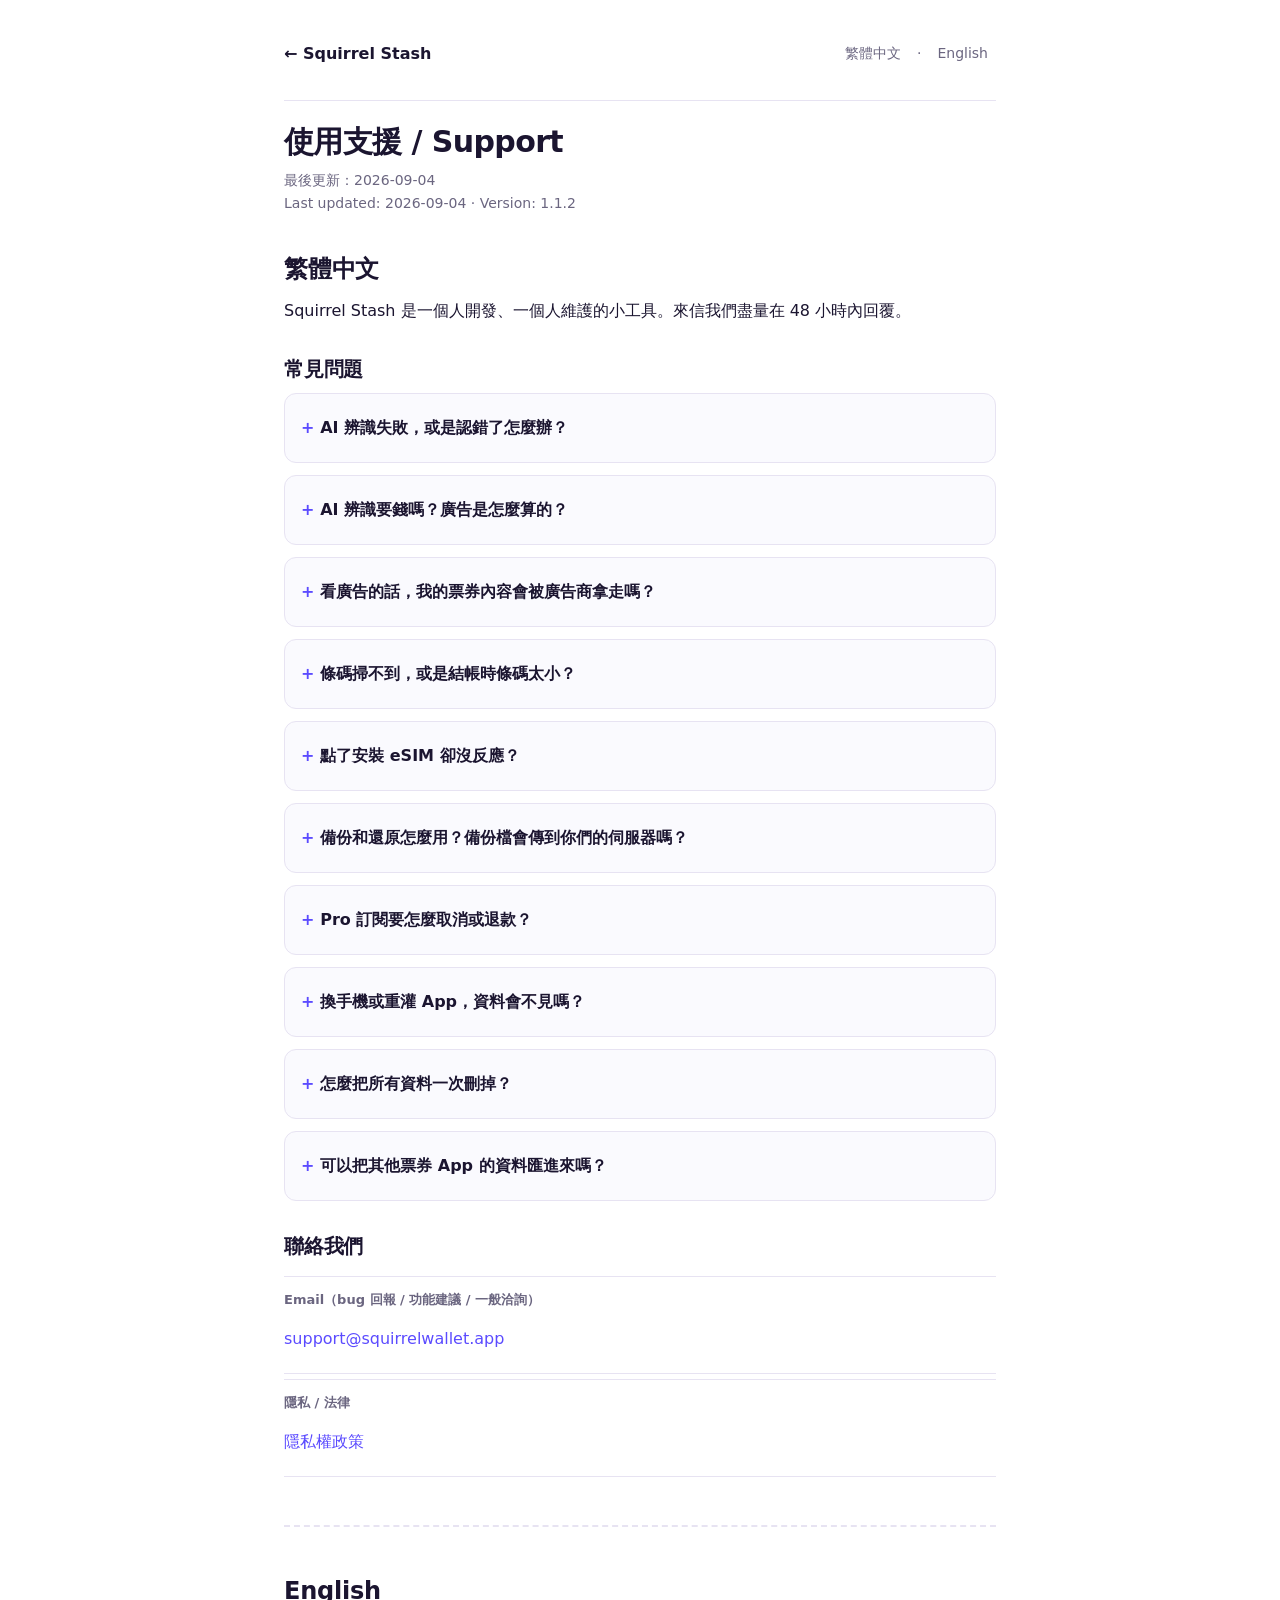
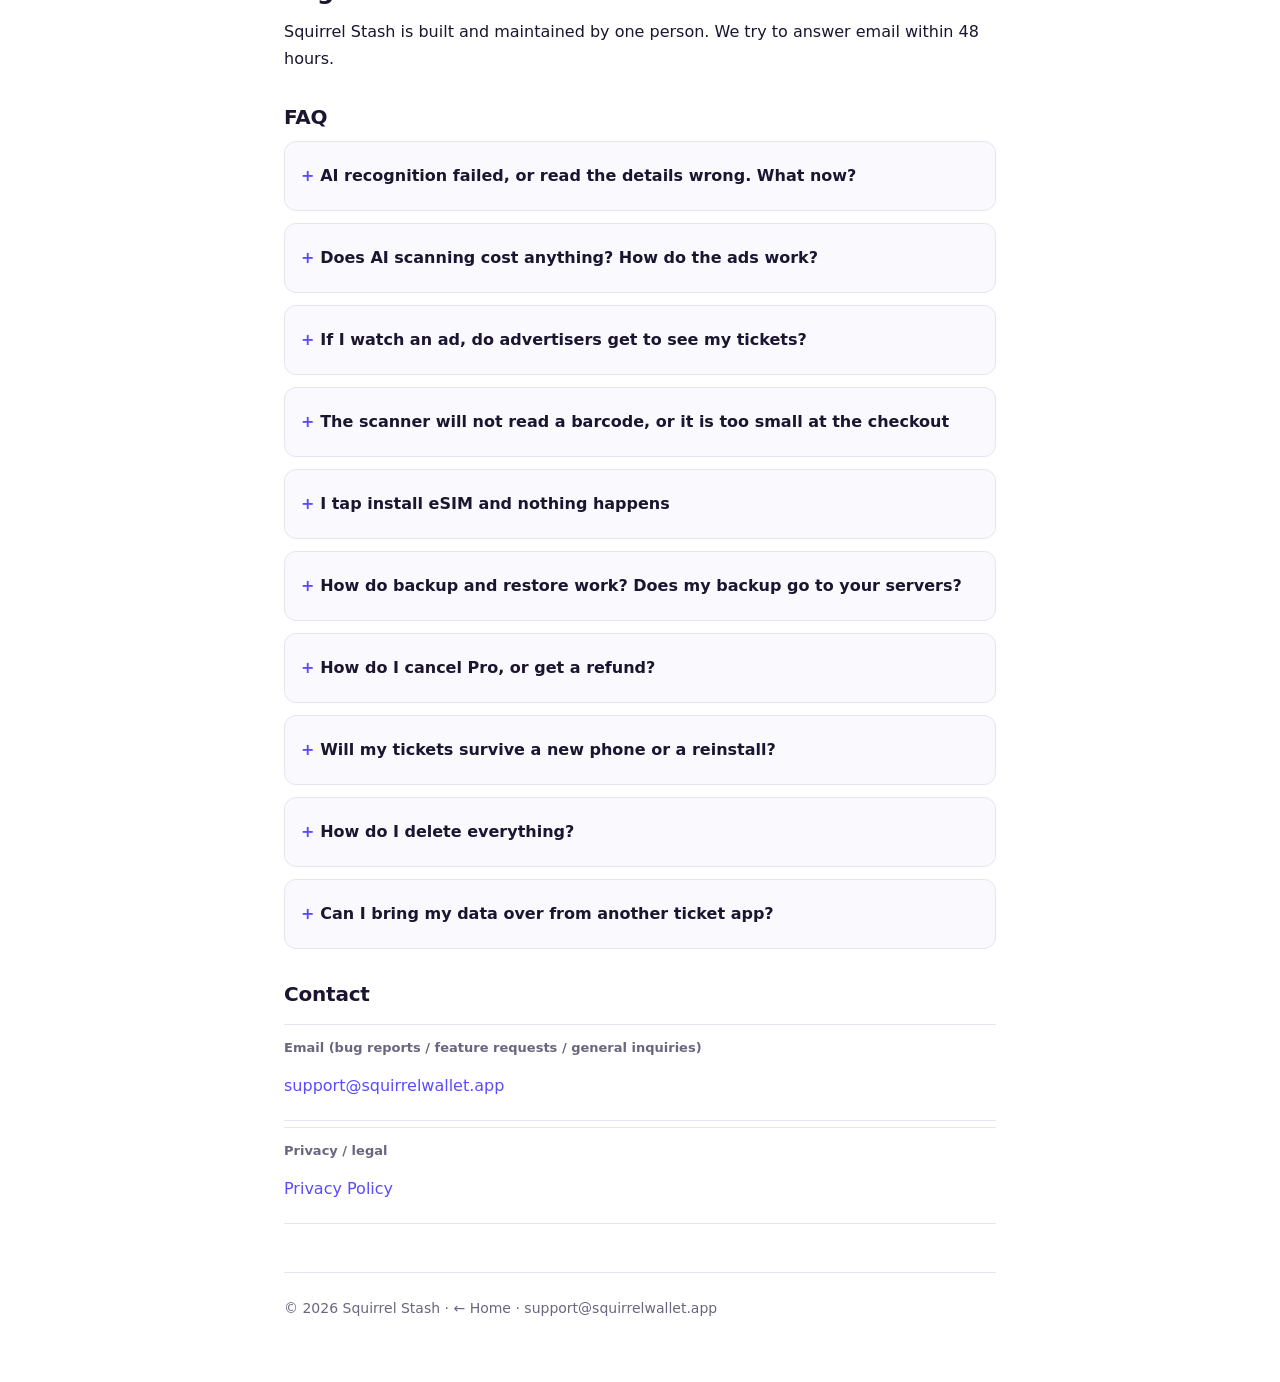
<file: support/index.html>
<!DOCTYPE html>
<html lang="zh-Hant">
<head>
  <meta charset="UTF-8">
  <meta name="viewport" content="width=device-width, initial-scale=1.0">
  <title>使用支援 | Squirrel Stash</title>
  <meta name="description" content="Squirrel Stash 常見問題：AI 辨識與廣告、條碼掃不到、eSIM 安裝沒反應、備份還原、換手機、Pro 訂閱怎麼取消。">
  <link rel="canonical" href="https://squirrelwallet.app/support/">
  <meta property="og:title" content="使用支援 | Squirrel Stash">
  <meta property="og:description" content="查看 Squirrel Stash 的 AI 辨識、條碼掃描、備份、eSIM 與訂閱常見問題。">
  <meta property="og:url" content="https://squirrelwallet.app/support/">
  <meta property="og:type" content="website">
  <link rel="icon" href="/assets/favicon.svg" type="image/svg+xml">
  <link rel="stylesheet" href="/styles.css?v=20260904c">
  <style>
    /* Page-scoped: reuses /styles.css but adds a contact-box variant
       for the email card at the bottom of the page. */
    .contact-list {
      margin: 16px 0 0;
      padding: 0;
      list-style: none;
    }
    .contact-list li {
      padding: 12px 0;
      border-top: 1px solid var(--color-border);
    }
    .contact-list li:last-child {
      border-bottom: 1px solid var(--color-border);
    }
    .contact-list .label {
      display: block;
      font-size: 13px;
      color: var(--color-text-muted);
      margin-bottom: 4px;
    }
  </style>
</head>
<body>
<a class="skip-link" href="#main-content">跳至主要內容 / Skip to content</a>
<main class="prose" id="main-content">

  <header class="page-header">
    <a href="/" class="back-link">← Squirrel Stash</a>
    <nav class="lang-toggle" aria-label="頁面語言 / Page language">
      <a href="#zh">繁體中文</a>
      <span aria-hidden="true">·</span>
      <a href="#en">English</a>
    </nav>
  </header>

  <h1>使用支援 / Support</h1>
  <p class="meta">最後更新：2026-09-04<br>Last updated: 2026-09-04 · Version: 1.1.2</p>

  <h2 id="zh">繁體中文</h2>

  <p>
    Squirrel Stash 是一個人開發、一個人維護的小工具。來信我們盡量在 48 小時內回覆。
  </p>

  <h3>常見問題</h3>

  <section class="faq" aria-label="常見問題">
    <details>
      <summary>AI 辨識失敗，或是認錯了怎麼辦？</summary>
      <p>
        App 會先在你手機上把偵測到的條碼蓋起來，再把你選的那張圖送出去辨識。如果還是失敗，通常是這幾種情況：
      </p>
      <ul>
        <li><strong>網路不穩</strong>：在行動網路和 Wi-Fi 之間切換一下再試一次。</li><li><strong>照片裡不是票券</strong>：AI 找不到票券的特徵時，請改用「手動新增」自己填。</li><li><strong>這次辨識還沒解鎖</strong>：免費版看一支廣告就能繼續，Squirrel Pro
          不用看廣告。也可以改成手動新增，或直接掃票券上的條碼。</li>
      </ul>
      <p>
        認錯了不用整個重來——儲存前的預覽畫面（新增流程的第 3 步）每個欄位都能自己改，改好再存就行。
      </p>
    </details>

    <details>
      <summary>AI 辨識要錢嗎？廣告是怎麼算的？</summary>
      <p>
        不用錢。在目前的 1.1.2 版，免費版使用者每次辨識可以自己選擇看一支廣告來解鎖那一次；Squirrel Pro 不用看廣告。
      </p>
      <p>
        剛好沒有廣告可看的時候，可以重新載入再試一次，或改用手動新增、掃條碼。
      </p>
      <p>
        之後如果有版本支援「每天免費幾次」，設定頁才會顯示當天用掉幾次（像是「已使用 0/3」）。目前的版本還沒有這個。
      </p>
    </details>

    <details>
      <summary>看廣告的話，我的票券內容會被廣告商拿走嗎？</summary>
      <p>
        不會。廣告商拿不到你的票券截圖、條碼或 QR Code 的內容、你自己取的分類名稱、eSIM 的啟用碼，也拿不到 AI 辨識出來的結果。
      </p>
      <p>
        廣告是由 Google 的廣告元件負責播放的，它依照平台規定會處理「有沒有請求廣告」「廣告有沒有播出」「有沒有看完」，以及平台允許的廣告識別碼——這些都跟你票夾裡放了什麼無關。完整說明請見<a href="/privacy/#zh">隱私權政策</a>。
      </p>
    </details>

    <details>
      <summary>條碼掃不到，或是結帳時條碼太小？</summary>
      <p>
        掃描支援 13 種條碼格式（EAN-13、Code 128、QR Code 等）。光線不夠的話，掃描畫面上有手電筒按鈕可以補光。
      </p>
      <p>
        如果是票券上的條碼本身就印得很小，改用「拍照新增」走 AI 那條路，App 會把條碼抓出來放大印在票券卡上。
      </p>
      <p>
        結帳時店員掃不到？打開那張票券的詳細頁、點一下條碼，它會放大成全螢幕，手機亮度也會自動調到最亮，掃描槍比較讀得到。
      </p>
    </details>

    <details>
      <summary>點了安裝 eSIM 卻沒反應？</summary>
      <p>
        安裝 eSIM 是交給手機內建的 eSIM 設定流程去跑（iOS 和 Android 都有）。沒反應的話，通常是這幾種情況：
      </p>
      <ul>
        <li><strong>手機本身不支援 eSIM</strong>：iPhone 要 XS 或第 2 代 SE 以後；Android 大多是 Pixel 4 以後和近幾年的旗艦機。</li><li><strong>啟用碼被截斷了</strong>：eSIM 的啟用碼（也叫 LPA 字串）是一長串以「LPA:」開頭的文字，用拍照辨識可能會漏字。請對照電信商寄給你的 email
          檢查有沒有缺。</li><li><strong>電信商不支援一鍵安裝</strong>：有些電信商只認他們給的 QR Code，要你自己掃，不吃這種用啟用碼直接裝的方式。</li>
      </ul>
    </details>

    <details>
      <summary>備份和還原怎麼用？備份檔會傳到你們的伺服器嗎？</summary>
      <p>
        <strong>備份檔不會上傳到我們的伺服器。</strong>「設定 → 備份」會在你手機上打包出一個
        <code>.squirrel</code> 檔案（其實就是一個加密過的壓縮檔），然後跳出手機的分享選單，讓你自己決定要送去哪裡——iCloud、Google Drive、AirDrop、Email、訊息都可以。這個檔案不會經過我們這裡，要放哪裡完全由你決定。
      </p>
      <p>
        還原時有兩種方式：「覆寫」會把手機上現有的資料清掉，整個換成備份裡的內容；「附加」則是把備份併進現有資料，分類名稱如果撞名，會讓你選要怎麼對應。
      </p>
    </details>

    <details>
      <summary>Pro 訂閱要怎麼取消或退款？</summary>
      <p>
        訂閱是由 App Store／Google Play 管理的，不經過我們，所以要在手機的商店設定裡取消：
      </p>
      <ul>
        <li><strong>iPhone</strong>：設定 → 點最上面的 Apple ID → 訂閱項目 →
          Squirrel Stash → 取消訂閱</li>
        <li><strong>Android</strong>：Google Play → 個人資料 → 付款與訂閱 → 訂閱 →
          Squirrel Stash → 取消</li>
      </ul>
      <p>
        取消之後，這個已經付款的週期結束前都還能繼續用 Pro。退款要走平台自己的流程
        (<a href="https://reportaproblem.apple.com">Apple Report a Problem</a> 或
        Google Play 說明中心)。
      </p>
    </details>

    <details>
      <summary>換手機或重灌 App，資料會不見嗎？</summary>
      <p>
        會不見。因為我們不做帳號、也不把資料放雲端，所有東西都只存在你這支手機裡。
      </p>
      <p>
        所以建議偶爾用「設定 → 備份」匯出一份，把 <code>.squirrel</code> 檔案放到
        iCloud Drive 或 Google Drive。換新手機時，開 App → 設定 → 還原 → 選那個備份檔就好。
      </p>
    </details>

    <details>
      <summary>怎麼把所有資料一次刪掉？</summary>
      <p>
        「設定 → 清除所有資料」那顆紅色按鈕。為了避免誤按，要先自己打上「刪除」兩個字，確認鈕才會亮起來。哪些會刪掉、哪些會留著，<a href="/privacy/#zh">隱私權政策第 5.3 節</a>有完整清單。
      </p>
    </details>

    <details>
      <summary>可以把其他票券 App 的資料匯進來嗎？</summary>
      <p>
        目前還不行，因為多數票券 App 沒有提供標準的匯出格式。如果你的舊資料是
        JSON 或 CSV 這類檔案，歡迎寄到 support@squirrelwallet.app 跟我們說格式長什麼樣，我們評估看看能不能做匯入。
      </p>
    </details>
  </section>

  <h3 id="contact-zh">聯絡我們</h3>

  <ul class="contact-list">
    <li>
      <span class="label">Email（bug 回報 / 功能建議 / 一般洽詢）</span><a href="mailto:support@squirrelwallet.app">support@squirrelwallet.app</a>
    </li>
    <li>
      <span class="label">隱私 / 法律</span><a href="/privacy/">隱私權政策</a>
    </li>
  </ul>

  <hr class="lang-divider">

  <h2 id="en">English</h2>

  <p>
    Squirrel Stash is built and maintained by one person. We try to answer email
    within 48 hours.
  </p>

  <h3>FAQ</h3>

  <section class="faq" aria-label="Frequently asked questions">
    <details>
      <summary>AI recognition failed, or read the details wrong. What now?</summary>
      <p>
        The app covers up any barcode it spots on your phone first, then sends the
        photo you picked off to be read. If it still fails, it is usually one of these:
      </p>
      <ul>
        <li><strong>Patchy connection</strong>: switch between Wi-Fi and mobile data
          and try again.</li>
        <li><strong>The photo is not a ticket</strong>: if there is nothing
          ticket-shaped to read, use Manual Entry and type it in.</li>
        <li><strong>This scan is not unlocked yet</strong>: on the free version, watch
          one ad to carry on. Squirrel Pro skips the ads. You can also switch to Manual
          Entry, or scan the barcode on the ticket directly.</li>
      </ul>
      <p>
        If it read something wrong, you do not have to start over. Every field on the
        preview screen before you save (step 3 of adding a ticket) can be edited.
      </p>
    </details>

    <details>
      <summary>Does AI scanning cost anything? How do the ads work?</summary>
      <p>
        It does not cost anything. In the current 1.1.2 release, free users can choose
        to watch one ad to unlock each scan. Squirrel Pro does not need the ads.
      </p>
      <p>
        If no ad happens to be available, reload and try again, or switch to Manual
        Entry or the barcode scanner.
      </p>
      <p>
        If a later version adds a set number of free scans per day, Settings will start
        showing how many you have used that day, something like "Used 0/3." The current
        version does not have that yet.
      </p>
    </details>

    <details>
      <summary>If I watch an ad, do advertisers get to see my tickets?</summary>
      <p>
        No. Advertisers do not get your ticket screenshots, the contents of your
        barcodes or QR codes, the category names you made up, your eSIM activation
        codes, or anything the AI read.
      </p>
      <p>
        The ads themselves are played by Google's ad component. Under the platform's
        rules it handles things like whether an ad was requested, whether it played,
        whether you finished it, and the advertising identifiers the platform allows.
        None of that touches what is in your wallet. See the
        <a href="/privacy/#en">Privacy Policy</a> for the full detail.
      </p>
    </details>

    <details>
      <summary>The scanner will not read a barcode, or it is too small at the checkout</summary>
      <p>
        The scanner handles 13 barcode formats (EAN-13, Code 128, QR, and others). If
        the light is bad, there is a torch button on the scanner screen.
      </p>
      <p>
        If the barcode printed on the ticket is simply tiny, add it with "Add via photo"
        instead. The app pulls the barcode out and prints it large on the ticket card.
      </p>
      <p>
        Cashier cannot scan it? Open that ticket's detail screen and tap the barcode. It
        fills the screen and your phone turns the brightness up to maximum, which
        checkout scanners read much better.
      </p>
    </details>

    <details>
      <summary>I tap install eSIM and nothing happens</summary>
      <p>
        Installing an eSIM hands off to the eSIM setup built into your phone; both iOS
        and Android have one. When nothing happens, it is usually one of these:
      </p>
      <ul>
        <li><strong>Your phone does not do eSIM</strong>: you need an iPhone XS, a
          2nd-generation SE, or newer. On Android, most Pixel 4 and later, plus recent
          flagships.</li>
        <li><strong>The activation code got cut off</strong>: an eSIM activation code
          (also called an LPA string) is a long line of text starting with "LPA:".
          Reading it from a photo can drop characters, so check it against the email
          your carrier sent you.</li>
        <li><strong>Your carrier does not allow one-tap install</strong>: some carriers
          only accept a QR code you scan yourself.</li>
      </ul>
    </details>

    <details>
      <summary>How do backup and restore work? Does my backup go to your servers?</summary>
      <p>
        <strong>Your backup is never uploaded to our servers.</strong> Settings &rarr; Backup packages
        everything up on your phone into a <code>.squirrel</code> file (an encrypted
        zip), then opens your phone's share sheet so you decide where it goes: iCloud,
        Google Drive, AirDrop, email, messages, wherever you like. It does not pass
        through us, and where it ends up is entirely your call.
      </p>
      <p>
        Restoring gives you two choices. "Overwrite" clears what is on the phone and
        replaces it with the backup. "Append" merges the backup into what is already
        there, and asks you what to do when two category names clash.
      </p>
    </details>

    <details>
      <summary>How do I cancel Pro, or get a refund?</summary>
      <p>
        Subscriptions are handled by the App Store and Google Play rather than by us, so
        you cancel in your phone's store settings:
      </p>
      <ul>
        <li><strong>iPhone</strong>: Settings &rarr; tap your Apple ID at the top &rarr;
          Subscriptions &rarr; Squirrel Stash &rarr; Cancel</li>
        <li><strong>Android</strong>: Google Play &rarr; Profile &rarr; Payments &amp;
          subscriptions &rarr; Subscriptions &rarr; Squirrel Stash &rarr; Cancel</li>
      </ul>
      <p>
        After you cancel you keep Pro until the end of the period you already paid for.
        Refunds go through the store:
        <a href="https://reportaproblem.apple.com">Apple Report a Problem</a>, or Google
        Play Help.
      </p>
    </details>

    <details>
      <summary>Will my tickets survive a new phone or a reinstall?</summary>
      <p>
        Not on their own, no. Because there are no accounts and nothing syncs to a
        cloud, everything lives on that one phone.
      </p>
      <p>
        So export a backup now and then with Settings &rarr; Backup, and keep the
        <code>.squirrel</code> file in iCloud Drive or Google Drive. On the new phone,
        open the app &rarr; Settings &rarr; Restore &rarr; pick the backup file.
      </p>
    </details>

    <details>
      <summary>How do I delete everything?</summary>
      <p>
        Settings &rarr; Reset all data, the red button. So you cannot do it by accident,
        you have to type "刪除" or "DELETE" before the confirm button lights up.
        <a href="/privacy/#en">Privacy &sect;5</a> lists exactly what gets wiped and
        what is kept.
      </p>
    </details>

    <details>
      <summary>Can I bring my data over from another ticket app?</summary>
      <p>
        Not yet. Most ticket apps have no standard export. If your old data is in JSON
        or CSV, email
        <a href="mailto:support@squirrelwallet.app">support@squirrelwallet.app</a> and
        tell us what the format looks like, and we will see whether an importer is
        doable.
      </p>
    </details>
  </section>

  <h3 id="contact-en">Contact</h3>

  <ul class="contact-list">
    <li>
      <span class="label">Email (bug reports / feature requests / general inquiries)</span>
      <a href="mailto:support@squirrelwallet.app">support@squirrelwallet.app</a>
    </li>
    <li>
      <span class="label">Privacy / legal</span>
      <a href="/privacy/">Privacy Policy</a>
    </li>
  </ul>

  <footer class="page-footer">
    <p>© 2026 Squirrel Stash · <a href="/">← Home</a> · <a href="mailto:support@squirrelwallet.app">support@squirrelwallet.app</a></p>
  </footer>

</main>
</body>
</html>
</file>
<file: styles.css>
/* =============================================================
   Squirrel Wallet: site stylesheet (canonical source)
   Single source-of-truth for https://squirrelwallet.app/.
   Synced to ftll574/squirrel-wallet-site via docs/site/DEPLOY.md.
   ============================================================= */

/* -------------------------------------------------------------
   Tokens
   ------------------------------------------------------------- */
:root {
  --color-primary:        #5B4BFF;
  --color-primary-soft:   #EEEBFF;
  --color-primary-ink:    #2A1F8F;
  --color-primary-hover:  #4a3aff;

  --color-surface:        #FFFFFF;
  --color-surface-raised: #FAFAFE;
  --color-surface-sunken: #F4F2FB;

  --color-text:           #1B1530;
  --color-text-muted:     #6B6680;
  --color-text-faint:     #9994AA;
  --color-border:         #E7E3F2;

  --cat-shop:   #D9C7F5;
  --cat-food:   #C8E8C4;
  --cat-travel: #F8C8DC;
  --cat-show:   #F4D9A0;

  --color-success: #3DA471;
  --color-danger:  #D74A4A;

  --font-sans: -apple-system, BlinkMacSystemFont, "Inter",
               "Noto Sans TC", "PingFang TC", "Microsoft JhengHei",
               system-ui, "Segoe UI", Roboto, sans-serif;
  --font-mono: "SF Mono", Menlo, Consolas, monospace;

  --fs-12: 11px; --fs-14: 14px; --fs-16: 16px;
  --fs-20: 20px; --fs-24: 24px; --fs-32: 30px;
  --fs-48: 44px; --fs-64: 60px;
  --lh-tight: 1.15; --lh-snug: 1.35; --lh-prose: 1.65;

  --s-1:  4px;  --s-2:  8px;  --s-3: 12px; --s-4: 16px;
  --s-6: 24px;  --s-8: 32px;  --s-12: 48px;
  --s-16: 64px; --s-24: 96px;

  --r-sm:  6px;
  --r-md: 12px;
  --r-lg: 20px;
  --r-xl: 28px;

  --shadow-sm:   0 1px 2px rgba(27, 21, 48, 0.06);
  --shadow-card: 0 8px 24px -8px rgba(91, 75, 255, 0.18),
                 0 2px 4px rgba(27, 21, 48, 0.04);
  --shadow-elv:  0 24px 60px -16px rgba(91, 75, 255, 0.30);

  --maxw-prose: 760px;
  --maxw-page:  1160px;
}

@media (prefers-color-scheme: dark) {
  :root {
    --color-primary:        #8B7DFF;
    --color-primary-soft:   #221C3E;
    --color-primary-ink:    #CFC8FF;
    --color-primary-hover:  #9C90FF;

    --color-surface:        #0F0B1E;
    --color-surface-raised: #161128;
    --color-surface-sunken: #1C1736;

    --color-text:           #F1EEFA;
    --color-text-muted:     #ABA4C0;
    --color-text-faint:     #6E6883;
    --color-border:         #2A2440;

    --cat-shop:   #6A569A;
    --cat-food:   #4F7B58;
    --cat-travel: #9C5F7E;
    --cat-show:   #B08A4A;

    --shadow-card: 0 8px 28px -10px rgba(0, 0, 0, 0.6);
    --shadow-elv:  0 24px 60px -16px rgba(0, 0, 0, 0.8);
  }
}

/* -------------------------------------------------------------
   Reset & base
   ------------------------------------------------------------- */
*, *::before, *::after { box-sizing: border-box; }

html {
  -webkit-text-size-adjust: 100%;
  scroll-behavior: smooth;
  scroll-padding-top: 80px;
}

body {
  margin: 0;
  font-family: var(--font-sans);
  font-size: var(--fs-16);
  line-height: var(--lh-prose);
  color: var(--color-text);
  background: var(--color-surface);
  overflow-x: hidden;
  -webkit-font-smoothing: antialiased;
  -moz-osx-font-smoothing: grayscale;
}

img, svg { max-width: 100%; height: auto; display: block; }

a {
  color: var(--color-primary);
  text-decoration: none;
  border-radius: 2px;
}
a:hover { text-decoration: underline; }
a:focus-visible {
  outline: 3px solid color-mix(in srgb, var(--color-primary) 35%, transparent);
  outline-offset: 2px;
}

::selection { background: var(--color-primary-soft); color: var(--color-primary-ink); }

.skip-link {
  position: fixed;
  top: 10px;
  left: 10px;
  z-index: 999;
  padding: 10px 14px;
  border-radius: var(--r-sm);
  color: #fff;
  background: var(--color-primary);
  font-weight: 700;
  transform: translateY(-160%);
  transition: transform .15s ease;
}
.skip-link:focus { transform: translateY(0); }

/* Heading rhythm used by /, /privacy/, /support/ */
h1, h2, h3, h4 {
  font-family: var(--font-sans);
  color: var(--color-text);
  line-height: var(--lh-snug);
  margin: 1.6em 0 0.5em;
  letter-spacing: -0.01em;
}
h1 { font-size: var(--fs-32); margin-top: 0; line-height: var(--lh-tight); letter-spacing: -0.02em; }
h2 { font-size: var(--fs-24); }
h3 { font-size: var(--fs-20); }
h4 { font-size: var(--fs-16); color: var(--color-text-muted); margin: 1.4em 0 0.4em; }

p, ul, ol { margin: 0 0 1em; }
ul, ol { padding-left: 1.4em; }
li { margin-bottom: 0.35em; }
li > p { margin-bottom: 0.5em; }

hr {
  border: 0;
  border-top: 1px solid var(--color-border);
  margin: var(--s-8) 0;
}

strong { color: var(--color-text); font-weight: 700; }

/* =============================================================
   Reference pages (privacy / support): preserved exactly
   ============================================================= */
.prose {
  max-width: var(--maxw-prose);
  margin: 0 auto;
  padding: var(--s-8) var(--s-6) var(--s-12);
}

.page-header {
  display: flex;
  align-items: center;
  justify-content: space-between;
  gap: var(--s-4);
  padding-bottom: var(--s-6);
  margin-bottom: var(--s-6);
  border-bottom: 1px solid var(--color-border);
}

.back-link {
  display: inline-flex;
  align-items: center;
  min-height: 44px;
  font-weight: 600;
  color: var(--color-text);
  text-decoration: none;
}
.back-link:hover { color: var(--color-primary); text-decoration: none; }

.lang-toggle {
  display: inline-flex;
  align-items: center;
  gap: var(--s-2);
  font-size: var(--fs-14);
  color: var(--color-text-muted);
}
.lang-toggle a {
  display: inline-flex;
  align-items: center;
  min-height: 44px;
  color: var(--color-text-muted);
  text-decoration: none;
  padding: 4px 8px;
  border-radius: var(--r-sm);
}
.lang-toggle a:hover {
  color: var(--color-primary);
  background: var(--color-primary-soft);
}
.lang-divider-inline { color: var(--color-text-faint); }

.meta {
  color: var(--color-text-muted);
  font-size: var(--fs-14);
  margin-top: -0.4em;
  margin-bottom: var(--s-6);
}

hr.lang-divider {
  border: 0;
  border-top: 2px dashed var(--color-border);
  margin: var(--s-12) 0;
}

.page-footer {
  margin-top: var(--s-12);
  padding-top: var(--s-6);
  border-top: 1px solid var(--color-border);
  color: var(--color-text-muted);
  font-size: var(--fs-14);
}
.page-footer a { color: var(--color-text-muted); }
.page-footer a:hover { color: var(--color-primary); }

.table-scroll {
  max-width: 100%;
  overflow-x: auto;
  overscroll-behavior-inline: contain;
  -webkit-overflow-scrolling: touch;
}
.table-scroll table { min-width: 700px; }
.table-scroll:focus-visible {
  outline: 3px solid color-mix(in srgb, var(--color-primary) 35%, transparent);
  outline-offset: 3px;
}

/* Support page extras */
.faq details {
  border: 1px solid var(--color-border);
  border-radius: var(--r-md);
  padding: var(--s-3) var(--s-4);
  margin-bottom: var(--s-3);
  background: var(--color-surface-raised);
}
.faq details[open] { background: var(--color-surface); border-color: var(--color-primary); }
.faq summary {
  display: flex;
  align-items: center;
  min-height: 44px;
  cursor: pointer;
  font-weight: 600;
  color: var(--color-text);
  list-style: none;
  padding: 4px 0;
}
.faq summary::-webkit-details-marker { display: none; }
.faq summary::before {
  content: "+";
  display: inline-block;
  width: 1.2em;
  color: var(--color-primary);
  font-weight: 700;
  transition: transform .2s ease;
}
.faq details[open] summary::before { content: "−"; }
.faq details > *:not(summary) { margin-top: var(--s-2); }

.contact-list { list-style: none; padding: 0; }
.contact-list li {
  display: flex;
  flex-direction: column;
  gap: 2px;
  padding: var(--s-3) 0;
  border-bottom: 1px solid var(--color-border);
}
.contact-list li:last-child { border-bottom: 0; }
.contact-list .label {
  font-size: var(--fs-14);
  color: var(--color-text-muted);
  font-weight: 600;
}
.contact-list a {
  display: inline-flex;
  align-items: center;
  min-height: 44px;
}

/* =============================================================
   Landing page
   ============================================================= */

/* Sticky top nav */
.site-nav {
  position: sticky;
  top: 0;
  z-index: 100;
  display: flex;
  align-items: center;
  justify-content: space-between;
  gap: var(--s-4);
  max-width: var(--maxw-page);
  margin: 0 auto;
  padding: var(--s-3) var(--s-6);
  background: color-mix(in srgb, var(--color-surface) 80%, transparent);
  backdrop-filter: saturate(150%) blur(12px);
  -webkit-backdrop-filter: saturate(150%) blur(12px);
  border-bottom: 1px solid transparent;
  transition: border-color .2s ease, background .2s ease;
}
.site-nav.is-scrolled { border-bottom-color: var(--color-border); }

.site-nav .brand {
  display: inline-flex;
  align-items: center;
  gap: var(--s-2);
  color: var(--color-text);
  font-weight: 700;
  font-size: var(--fs-16);
  text-decoration: none;
}
.site-nav .brand svg { width: 28px; height: 28px; }
.site-nav .brand:hover { color: var(--color-primary); text-decoration: none; }

.site-nav .nav-links {
  display: inline-flex;
  align-items: center;
  gap: var(--s-2);
  font-size: var(--fs-14);
  list-style: none;
  margin: 0;
  padding: 0;
}
.site-nav .nav-links a {
  color: var(--color-text-muted);
  padding: 6px 10px;
  border-radius: var(--r-sm);
  text-decoration: none;
}
.site-nav .nav-links a:hover {
  color: var(--color-primary);
  background: var(--color-primary-soft);
}
.site-nav .nav-links a.is-active {
  color: var(--color-text);
  background: var(--color-primary-soft);
  font-weight: 600;
}

/* Page wrapper: landing only */
.landing {
  max-width: var(--maxw-page);
  margin: 0 auto;
  padding: 0 var(--s-6) var(--s-16);
  overflow-x: clip;
}

/* Section spacing */
.section {
  padding: var(--s-16) 0;
  border-top: 1px solid var(--color-border);
}
.section:first-of-type { border-top: 0; }
.section__lede {
  max-width: 640px;
  margin: 0 0 var(--s-8);
  color: var(--color-text-muted);
  font-size: var(--fs-20);
  line-height: var(--lh-snug);
}
.section__eyebrow {
  display: inline-block;
  text-transform: uppercase;
  letter-spacing: 0.08em;
  font-size: var(--fs-12);
  font-weight: 700;
  color: var(--color-primary);
  margin-bottom: var(--s-2);
}
.section__title {
  font-size: var(--fs-32);
  line-height: var(--lh-tight);
  letter-spacing: -0.02em;
  margin: 0 0 var(--s-4);
}

/* Hero */
.hero {
  display: grid;
  grid-template-columns: 1.1fr 1fr;
  align-items: center;
  gap: var(--s-12);
  padding: var(--s-16) 0 var(--s-12);
}
.hero > *,
.story > * {
  min-width: 0;
}
.hero__copy h1 {
  font-size: var(--fs-48);
  line-height: var(--lh-tight);
  letter-spacing: -0.025em;
  margin: 0 0 var(--s-4);
  max-width: 100%;
  overflow-wrap: anywhere;
  word-break: break-word;
}
.hero__tagline {
  font-size: var(--fs-20);
  color: var(--color-text-muted);
  max-width: 32ch;
  margin: 0 0 var(--s-6);
  overflow-wrap: anywhere;
  word-break: break-word;
}
.hero__author {
  font-size: var(--fs-14);
  color: var(--color-text-faint);
  font-style: italic;
  margin: var(--s-2) 0 var(--s-8);
}
.hero__ctas { display: flex; flex-wrap: wrap; gap: var(--s-3); }
.hero__visual { display: flex; align-items: center; justify-content: center; }

/* Buttons */
.cta-button {
  display: inline-flex;
  align-items: center;
  justify-content: center;
  gap: 8px;
  padding: 12px 22px;
  border-radius: 999px;
  font-weight: 600;
  font-size: var(--fs-16);
  text-decoration: none;
  border: 1px solid transparent;
  transition: transform .15s ease, box-shadow .15s ease, background .15s ease;
  will-change: transform;
}
.cta-button--primary {
  background: var(--color-primary);
  color: #fff;
  box-shadow: var(--shadow-card);
}
.cta-button--primary:hover {
  background: var(--color-primary-hover);
  transform: translateY(-1px);
  text-decoration: none;
}
.cta-button--ghost {
  background: var(--color-surface-raised);
  color: var(--color-text);
  border-color: var(--color-border);
}
.cta-button--ghost:hover {
  background: var(--color-primary-soft);
  color: var(--color-primary-ink);
  text-decoration: none;
}
.cta-button[aria-disabled="true"] {
  opacity: 0.55;
  cursor: not-allowed;
  pointer-events: none;
}

/* Card stack (hero hero) ------------------------------------ */
.card-stack {
  position: relative;
  width: min(360px, 80vw);
  aspect-ratio: 3 / 4;
  margin-inline: auto;
  perspective: 1200px;
}
.stack-card {
  position: absolute;
  inset: 0;
  border-radius: var(--r-xl);
  box-shadow: var(--shadow-card);
  transform-origin: 50% 90%;
  transition: transform .6s cubic-bezier(.2, .8, .2, 1);
  will-change: transform;
  overflow: hidden;
  border: 1px solid rgba(255, 255, 255, 0.4);
}
.stack-card::after {
  content: "";
  position: absolute;
  inset: 0;
  background: linear-gradient(180deg,
    rgba(255, 255, 255, 0.0) 0%,
    rgba(255, 255, 255, 0.0) 60%,
    rgba(0, 0, 0, 0.05) 100%);
}
.stack-card__chip {
  position: absolute;
  top: 18px;
  left: 18px;
  width: 36px;
  height: 36px;
  border-radius: 12px;
  background: rgba(255, 255, 255, 0.6);
}
.stack-card__title {
  position: absolute;
  bottom: 18px;
  left: 18px;
  right: 18px;
  font-size: var(--fs-16);
  font-weight: 700;
  color: rgba(27, 21, 48, 0.78);
}
.stack-card__meta {
  position: absolute;
  top: 18px;
  right: 18px;
  padding: 4px 10px;
  border-radius: 999px;
  background: rgba(255, 255, 255, 0.6);
  color: rgba(27, 21, 48, 0.75);
  font-size: var(--fs-12);
  font-weight: 600;
}
.stack-card--shop   { background: linear-gradient(135deg, #EEE7FB, #D9C7F5); transform: translateY(-32px) rotate(-6deg); z-index: 1; }
.stack-card--food   { background: linear-gradient(135deg, #E4F5E1, #C8E8C4); transform: translateY(-8px)  rotate(-1deg); z-index: 2; }
.stack-card--travel { background: linear-gradient(135deg, #FCE3EC, #F8C8DC); transform: translateY(24px)  rotate( 5deg); z-index: 3; }

.card-stack:hover .stack-card--shop,
.card-stack.is-visible .stack-card--shop   { transform: translateY(-72px) rotate(-12deg); }
.card-stack:hover .stack-card--food,
.card-stack.is-visible .stack-card--food   { transform: translateY(-32px) rotate(-2deg); }
.card-stack:hover .stack-card--travel,
.card-stack.is-visible .stack-card--travel { transform: translateY(40px)  rotate( 9deg); }

.card-stack--small {
  width: min(260px, 70vw);
  aspect-ratio: 4 / 3;
}
.card-stack--small .stack-card { border-radius: var(--r-lg); }

/* Persona rows (section 2) */
.personas {
  display: grid;
  gap: var(--s-4);
}
.persona-row {
  display: grid;
  grid-template-columns: 80px 1fr;
  gap: var(--s-4);
  align-items: start;
  padding: var(--s-6);
  border-radius: var(--r-lg);
  background: var(--color-surface-raised);
  border: 1px solid var(--color-border);
}
.persona-row__icon {
  width: 60px;
  height: 60px;
  border-radius: var(--r-md);
  display: flex;
  align-items: center;
  justify-content: center;
  font-size: 30px;
}
.persona-row--travel .persona-row__icon { background: var(--cat-travel); }
.persona-row--shop   .persona-row__icon { background: var(--cat-shop); }
.persona-row--show   .persona-row__icon { background: var(--cat-show); }
.persona-row h3 {
  margin: 0 0 var(--s-2);
  font-size: var(--fs-20);
}
.persona-row p { margin: 0; color: var(--color-text-muted); }
.persona-row .persona-row__after {
  display: block;
  margin-top: var(--s-2);
  padding-top: var(--s-2);
  border-top: 1px solid var(--color-border);
  color: var(--color-text);
  font-weight: 500;
}

/* Story alternating sections (wallet stack, AI, eSIM) */
.story {
  display: grid;
  grid-template-columns: 1fr 1fr;
  gap: var(--s-12);
  align-items: center;
}
.story--reverse .story__visual { order: -1; }
.story__copy h2 {
  margin-top: 0;
  font-size: var(--fs-32);
  line-height: var(--lh-tight);
  letter-spacing: -0.02em;
}
.story__copy p { color: var(--color-text-muted); }
.story__copy ul {
  list-style: none;
  padding: 0;
  margin: var(--s-4) 0 0;
}
.story__copy ul li {
  position: relative;
  padding-left: 24px;
  margin-bottom: var(--s-2);
  color: var(--color-text);
}
.story__copy ul li::before {
  content: "";
  position: absolute;
  left: 0;
  top: 9px;
  width: 14px;
  height: 14px;
  border-radius: 50%;
  background: var(--color-primary-soft);
  border: 3px solid var(--color-primary);
}
.story__visual {
  display: flex;
  align-items: center;
  justify-content: center;
}

/* AI moment 3-frame strip */
.ai-strip {
  display: grid;
  grid-template-columns: repeat(3, 1fr);
  gap: var(--s-3);
  width: 100%;
}
.ai-frame {
  position: relative;
  aspect-ratio: 3 / 4;
  border-radius: var(--r-md);
  background: var(--color-surface-raised);
  border: 1px solid var(--color-border);
  overflow: hidden;
  display: flex;
  flex-direction: column;
  padding: var(--s-3);
  font-size: var(--fs-12);
  color: var(--color-text-muted);
}
.ai-frame__label {
  font-weight: 700;
  color: var(--color-primary);
  margin-bottom: var(--s-2);
  letter-spacing: 0.04em;
  text-transform: uppercase;
}
.ai-frame__body {
  flex: 1;
  display: flex;
  align-items: center;
  justify-content: center;
  text-align: center;
  color: var(--color-text);
}
.ai-frame--photo {
  background: linear-gradient(160deg, #FFD5C4 0%, #FFB89E 100%);
  color: rgba(27, 21, 48, 0.7);
}
.ai-frame--photo .ai-frame__body { color: rgba(27, 21, 48, 0.55); font-weight: 600; }
.ai-frame--mask {
  background: repeating-linear-gradient(
    45deg,
    var(--color-surface-sunken),
    var(--color-surface-sunken) 8px,
    var(--color-surface-raised) 8px,
    var(--color-surface-raised) 16px
  );
  position: relative;
}
.ai-frame--mask .barcode-block {
  width: 80%;
  height: 30%;
  background: #1B1530;
  border-radius: 4px;
  margin: auto;
}
.ai-frame--form {
  background: var(--color-surface);
}
.ai-frame--form .ai-frame__body {
  flex-direction: column;
  align-items: stretch;
  gap: 6px;
  font-size: var(--fs-12);
  text-align: left;
}
.ai-frame--form .form-row {
  display: flex;
  justify-content: space-between;
  padding: 4px 0;
  border-bottom: 1px dashed var(--color-border);
}
.ai-frame--form .form-row strong { color: var(--color-text); font-weight: 600; }
.ai-frame__confidence {
  margin-top: auto;
  padding-top: var(--s-2);
  font-weight: 700;
  color: var(--color-success);
  text-align: right;
}

/* eSIM country grid */
.country-grid {
  display: grid;
  grid-template-columns: repeat(8, 1fr);
  gap: 6px;
  max-width: 420px;
}
.country-cell {
  aspect-ratio: 1 / 1;
  border-radius: 8px;
  background: var(--color-surface-raised);
  border: 1px solid var(--color-border);
  display: flex;
  align-items: center;
  justify-content: center;
  font-size: 18px;
}
.country-cell--active {
  background: var(--cat-travel);
  border-color: var(--color-primary);
  transform: scale(1.06);
  box-shadow: var(--shadow-card);
}

/* Privacy flow diagram (section 6) */
.privacy-flow {
  display: grid;
  grid-template-columns: repeat(3, 1fr);
  gap: var(--s-4);
  margin-top: var(--s-6);
}
.privacy-step {
  position: relative;
  padding: var(--s-6);
  border-radius: var(--r-lg);
  background: var(--color-surface-raised);
  border: 1px solid var(--color-border);
}
.privacy-step__num {
  display: inline-flex;
  align-items: center;
  justify-content: center;
  width: 32px;
  height: 32px;
  border-radius: 50%;
  background: var(--color-primary);
  color: #fff;
  font-weight: 700;
  font-size: var(--fs-14);
  margin-bottom: var(--s-3);
}
.privacy-step h3 {
  margin: 0 0 var(--s-2);
  font-size: var(--fs-16);
}
.privacy-step p {
  color: var(--color-text-muted);
  font-size: var(--fs-14);
  margin: 0;
  line-height: var(--lh-snug);
}

/* Pricing: Free vs Pro */
.pricing {
  display: grid;
  grid-template-columns: 1fr 1fr;
  gap: var(--s-4);
  margin-top: var(--s-6);
}
.plan {
  padding: var(--s-8);
  border-radius: var(--r-lg);
  border: 1px solid var(--color-border);
  background: var(--color-surface-raised);
  display: flex;
  flex-direction: column;
}
.plan--pro {
  border-color: var(--color-primary);
  background: linear-gradient(160deg,
    color-mix(in srgb, var(--color-primary-soft) 80%, var(--color-surface)) 0%,
    var(--color-surface-raised) 100%);
  position: relative;
}
.plan--pro::before {
  content: "PRO";
  position: absolute;
  top: -10px;
  right: 20px;
  background: var(--color-primary);
  color: #fff;
  font-size: var(--fs-12);
  font-weight: 700;
  letter-spacing: 0.08em;
  padding: 4px 10px;
  border-radius: 999px;
}
.plan__name {
  font-size: var(--fs-14);
  text-transform: uppercase;
  letter-spacing: 0.06em;
  color: var(--color-text-muted);
  margin: 0 0 var(--s-2);
}
.plan__price {
  font-size: var(--fs-32);
  font-weight: 700;
  margin: 0 0 var(--s-1);
  letter-spacing: -0.02em;
}
.plan__price small {
  font-size: var(--fs-14);
  font-weight: 500;
  color: var(--color-text-muted);
  letter-spacing: 0;
}
.plan__savings {
  display: inline-block;
  margin-bottom: var(--s-4);
  font-size: var(--fs-12);
  font-weight: 700;
  color: var(--color-primary);
}
.plan__features {
  list-style: none;
  padding: 0;
  margin: var(--s-4) 0;
  flex: 1;
}
.plan__features li {
  padding: 8px 0;
  font-size: var(--fs-14);
  border-bottom: 1px solid var(--color-border);
}
.plan__features li:last-child { border-bottom: 0; }
.plan__features li::before {
  content: "✓ ";
  color: var(--color-primary);
  font-weight: 700;
  margin-right: 4px;
}
.plan__fine-print {
  margin: var(--s-3) 0 0;
  font-size: var(--fs-12);
  color: var(--color-text-faint);
}

/* Card finishes swatches (Gem / Jade / Marble / Pearl) */
.finishes {
  display: grid;
  grid-template-columns: repeat(4, 1fr);
  gap: var(--s-3);
  margin-top: var(--s-6);
}
.finish-swatch {
  aspect-ratio: 3 / 4;
  border-radius: var(--r-md);
  position: relative;
  overflow: hidden;
  box-shadow: var(--shadow-card);
  border: 1px solid rgba(255, 255, 255, 0.4);
}
.finish-swatch__label {
  position: absolute;
  bottom: 8px;
  left: 10px;
  right: 10px;
  font-size: var(--fs-12);
  font-weight: 700;
  color: rgba(27, 21, 48, 0.78);
  text-transform: uppercase;
  letter-spacing: 0.06em;
}
.finish-swatch--gem {
  background:
    radial-gradient(circle at 30% 25%, rgba(255,255,255,0.7), transparent 40%),
    linear-gradient(135deg, #C8A8FF, #6E4FE6 60%, #3B1F9E);
}
.finish-swatch--gem .finish-swatch__label { color: rgba(255,255,255,0.95); }
.finish-swatch--jade {
  background:
    radial-gradient(circle at 70% 70%, rgba(255,255,255,0.5), transparent 50%),
    linear-gradient(160deg, #B8E1C9 0%, #5FA682 70%, #2E6F4F 100%);
}
.finish-swatch--jade .finish-swatch__label { color: rgba(255,255,255,0.95); }
.finish-swatch--marble {
  background:
    radial-gradient(ellipse at 30% 20%, rgba(255,255,255,0.55), transparent 40%),
    radial-gradient(ellipse at 70% 80%, rgba(180, 168, 220, 0.55), transparent 45%),
    linear-gradient(135deg, #F4F1FB 0%, #E1D8F2 100%);
}
.finish-swatch--pearl {
  background:
    radial-gradient(circle at 35% 30%, rgba(255,255,255,0.85), transparent 35%),
    linear-gradient(135deg, #FCF6F0 0%, #E6D8E0 50%, #B9CBE4 100%);
}

/* Trust strip */
.trust-strip {
  text-align: center;
  padding: var(--s-12) var(--s-4);
  border-radius: var(--r-xl);
  background: var(--color-surface-raised);
  border: 1px solid var(--color-border);
}
.trust-strip__line {
  font-size: var(--fs-14);
  color: var(--color-text-muted);
  letter-spacing: 0.04em;
  margin: 0 0 var(--s-6);
}
.trust-strip__line strong { color: var(--color-text); font-weight: 700; }
.trust-strip h2 {
  margin: 0 0 var(--s-3);
  font-size: var(--fs-32);
  line-height: var(--lh-tight);
}
.trust-strip .cta-button { margin: var(--s-3) 6px 0; }

/* Landing footer (separate from .page-footer on /privacy /support) */
.landing-footer {
  max-width: var(--maxw-page);
  margin: var(--s-12) auto 0;
  padding: var(--s-6);
  border-top: 1px solid var(--color-border);
  color: var(--color-text-muted);
  font-size: var(--fs-14);
  display: flex;
  flex-wrap: wrap;
  gap: var(--s-6);
  justify-content: space-between;
  align-items: center;
}
.landing-footer nav { display: flex; flex-wrap: wrap; gap: var(--s-4); }
.landing-footer a { color: var(--color-text-muted); }
.landing-footer a:hover { color: var(--color-primary); }

/* Bilingual divider for landing #zh / #en */
.lang-section {
  scroll-margin-top: 80px;
}
.lang-section + .lang-section {
  margin-top: var(--s-16);
  padding-top: var(--s-12);
  border-top: 2px dashed var(--color-border);
}

/* Scroll-reveal */
.reveal-enabled [data-reveal] {
  opacity: 0;
  transform: translateY(12px);
  transition: opacity .5s ease, transform .5s ease;
}
.reveal-enabled [data-reveal].is-visible {
  opacity: 1;
  transform: none;
}

/* =============================================================
   Responsive
   ============================================================= */
@media (max-width: 959px) {
  .hero {
    grid-template-columns: 1fr;
    gap: var(--s-8);
    padding-top: var(--s-12);
  }
  .hero__copy h1 { font-size: var(--fs-32); }
  .hero__visual { order: 1; }

  .story {
    grid-template-columns: 1fr;
    gap: var(--s-6);
  }
  .story--reverse .story__visual { order: 0; }
  .story__visual { order: 1; }

  .privacy-flow { grid-template-columns: 1fr; }
  .pricing { grid-template-columns: 1fr; }
  .finishes { grid-template-columns: repeat(2, 1fr); }

  .section { padding: var(--s-12) 0; }
  .section__title { font-size: var(--fs-24); }
}

@media (max-width: 640px) {
  .prose {
    padding-inline: var(--s-4);
    overflow-x: clip;
  }
  .page-header {
    align-items: flex-start;
    flex-direction: column;
  }
  .lang-toggle {
    flex-wrap: wrap;
  }
  .meta,
  .prose h1,
  .prose h2,
  .prose h3,
  .prose p,
  .prose li {
    overflow-wrap: anywhere;
    word-break: break-word;
  }

  .landing { padding: 0 var(--s-4) var(--s-12); }
  .site-nav { padding: var(--s-3) var(--s-4); }
  .site-nav .nav-links { display: none; }

  .hero__copy,
  .story__copy {
    max-width: 100%;
    min-width: 0;
  }
  .hero__copy h1 {
    font-size: 28px;
    word-break: break-all;
  }
  .hero__tagline {
    word-break: break-all;
  }
  .hero__tagline { max-width: none; }
  .hero__ctas {
    flex-direction: column;
    align-items: stretch;
  }
  .hero__ctas .cta-button {
    width: 100%;
    max-width: 320px;
  }
  .card-stack {
    width: min(300px, 72vw);
  }
  .card-stack--small {
    width: min(240px, 70vw);
  }
  .country-grid { grid-template-columns: repeat(6, 1fr); max-width: 320px; }

  .persona-row { grid-template-columns: 56px 1fr; padding: var(--s-4); }
  .persona-row__icon { width: 48px; height: 48px; font-size: 22px; }

  .ai-strip { grid-template-columns: 1fr; }
  .ai-frame { aspect-ratio: auto; min-height: 140px; }
}

/* =============================================================
   Accessibility / reduced motion / print
   ============================================================= */
@media (prefers-reduced-motion: reduce) {
  *, *::before, *::after {
    animation-duration: 0.01ms !important;
    animation-iteration-count: 1 !important;
    transition-duration: 0.01ms !important;
    scroll-behavior: auto !important;
  }
  .card-stack:hover .stack-card,
  .card-stack.is-visible .stack-card { transform: none; }
  /* At-rest fanned state still communicates the metaphor */
  [data-reveal] { opacity: 1; transform: none; }
}

@media print {
  .site-nav, .landing-footer, .hero__ctas, .trust-strip .cta-button { display: none; }
  body { background: #fff; color: #000; }
}

/* =============================================================
   Product homepage: real app screenshots
   ============================================================= */
.home-page {
  --home-bg: #0d0d10;
  --home-panel: #17171d;
  --home-panel-2: #202027;
  --home-text: #f6f3ff;
  --home-muted: #b7b2c3;
  --home-faint: #827b91;
  --home-line: rgba(255, 255, 255, 0.12);
  --home-accent: #9577ff;
  --home-accent-2: #d04aa9;
  --home-green: #72c48f;
  color: var(--home-text);
  background:
    radial-gradient(circle at 78% 8%, rgba(149, 119, 255, 0.28), transparent 32rem),
    radial-gradient(circle at 12% 42%, rgba(208, 74, 169, 0.16), transparent 28rem),
    var(--home-bg);
}

html[data-theme="light"] .home-page {
  --home-bg: #f7f8fc;
  --home-panel: #ffffff;
  --home-panel-2: #eef0f7;
  --home-text: #171421;
  --home-muted: #5e5a6d;
  --home-faint: #858093;
  --home-line: rgba(29, 24, 45, 0.12);
  --home-accent: #6755df;
  --home-accent-2: #c84596;
  color: var(--home-text);
  background:
    radial-gradient(circle at 78% 8%, rgba(103, 85, 223, 0.18), transparent 30rem),
    radial-gradient(circle at 12% 42%, rgba(200, 69, 150, 0.10), transparent 28rem),
    linear-gradient(180deg, #ffffff 0%, var(--home-bg) 44%, #f1f3f8 100%);
}

html[data-theme="light"] .product-button {
  background: rgba(255, 255, 255, 0.72);
  box-shadow: 0 1px 0 rgba(255, 255, 255, 0.8) inset;
}

html[data-theme="light"] .product-button:hover {
  background: #ffffff;
}

html[data-theme="light"] .product-button--primary {
  /* Darkened a step from #7c68ff so white label text clears WCAG AA;
     the explicit colour is needed because `.home-page a { color: inherit }`
     outweighs the `.product-button--primary` colour. */
  color: #fff;
  background: linear-gradient(135deg, #6957e6, #4f3fc4);
  box-shadow: 0 18px 44px rgba(79, 63, 196, 0.26);
}

html[data-theme="light"] .product-button--primary:hover {
  background: linear-gradient(135deg, #7767ef, #5b49d4);
}

html[data-theme="light"] .product-facts div,
html[data-theme="light"] .product-strip span {
  background: rgba(255, 255, 255, 0.68);
}

@media (prefers-color-scheme: light) {
  html:not([data-theme]) .home-page {
    --home-bg: #f7f8fc;
    --home-panel: #ffffff;
    --home-panel-2: #eef0f7;
    --home-text: #171421;
    --home-muted: #5e5a6d;
    --home-faint: #858093;
    --home-line: rgba(29, 24, 45, 0.12);
    --home-accent: #6755df;
    --home-accent-2: #c84596;
    color: var(--home-text);
    background:
      radial-gradient(circle at 78% 8%, rgba(103, 85, 223, 0.18), transparent 30rem),
      radial-gradient(circle at 12% 42%, rgba(200, 69, 150, 0.10), transparent 28rem),
      linear-gradient(180deg, #ffffff 0%, var(--home-bg) 44%, #f1f3f8 100%);
  }

  html:not([data-theme]) .product-button {
    background: rgba(255, 255, 255, 0.72);
    box-shadow: 0 1px 0 rgba(255, 255, 255, 0.8) inset;
  }

  html:not([data-theme]) .product-button:hover {
    background: #ffffff;
  }

  html:not([data-theme]) .product-button--primary {
    color: #fff;
    background: linear-gradient(135deg, #6957e6, #4f3fc4);
    box-shadow: 0 18px 44px rgba(79, 63, 196, 0.26);
  }

  html:not([data-theme]) .product-button--primary:hover {
    background: linear-gradient(135deg, #7767ef, #5b49d4);
  }

  html:not([data-theme]) .product-facts div,
  html:not([data-theme]) .product-strip span {
    background: rgba(255, 255, 255, 0.68);
  }
}

.home-page a {
  color: inherit;
}

.product-nav__inner,
.product-hero,
.product-section,
.product-strip,
.product-footer {
  width: min(1180px, calc(100vw - 32px));
  margin-inline: auto;
}

/* The bar itself spans the full viewport so the frosted background never
   stops short of the edges; `__inner` carries the page-width layout. */
.product-nav {
  position: sticky;
  top: 0;
  z-index: 20;
  width: 100%;
  padding: 18px 0;
  background: color-mix(in srgb, var(--home-bg) 82%, transparent);
  backdrop-filter: blur(18px) saturate(160%);
  -webkit-backdrop-filter: blur(18px) saturate(160%);
}

.product-nav__inner {
  display: flex;
  justify-content: space-between;
  align-items: center;
  gap: 24px;
}

.product-nav__controls {
  display: inline-flex;
  align-items: center;
  gap: 10px;
  margin-left: auto;
}

.segmented-control {
  display: inline-flex;
  padding: 3px;
  border: 1px solid var(--home-line);
  border-radius: 999px;
  background: rgba(255, 255, 255, 0.055);
}

.segmented-control button {
  min-width: 48px;
  min-height: 44px;
  padding: 0 10px;
  border: 0;
  border-radius: 999px;
  color: var(--home-muted);
  background: transparent;
  font: inherit;
  font-size: 12px;
  font-weight: 800;
  cursor: pointer;
}

.segmented-control button[aria-pressed="true"] {
  color: var(--home-text);
  background: rgba(255, 255, 255, 0.14);
  box-shadow: inset 0 0 0 1px rgba(255, 255, 255, 0.08);
}

html[data-theme="light"] .segmented-control {
  background: rgba(255, 255, 255, 0.64);
}

html[data-theme="light"] .segmented-control button[aria-pressed="true"] {
  background: #ffffff;
  box-shadow: 0 1px 5px rgba(76, 67, 109, 0.12);
}

.product-brand {
  display: inline-flex;
  align-items: center;
  min-height: 44px;
  gap: 10px;
  font-weight: 750;
  text-decoration: none;
}

.product-brand img {
  border-radius: 10px;
  box-shadow: 0 12px 30px rgba(0, 0, 0, 0.42);
}

.product-nav__links {
  display: flex;
  align-items: center;
  gap: 8px;
  list-style: none;
  margin: 0;
  padding: 0;
  color: var(--home-muted);
  font-size: 14px;
}

.product-nav__links a {
  display: inline-flex;
  padding: 8px 10px;
  border-radius: 999px;
  text-decoration: none;
}

.product-nav__links a:hover {
  color: var(--home-text);
  background: rgba(255, 255, 255, 0.08);
}

.product-hero {
  display: grid;
  grid-template-columns: minmax(0, 0.92fr) minmax(430px, 1.08fr);
  gap: clamp(34px, 5.4vw, 72px);
  align-items: center;
  min-height: min(820px, calc(100dvh - 74px));
  padding: 34px 0 58px;
}

.product-hero__copy {
  grid-column: 1;
  grid-row: 1;
}

.product-kicker {
  margin: 0 0 14px;
  color: var(--home-accent);
  font-size: 12px;
  line-height: 1.2;
  font-weight: 800;
  letter-spacing: 0.14em;
}

.product-hero h1,
.product-section h2 {
  color: var(--home-text);
  margin: 0;
  letter-spacing: 0;
  font-weight: 820;
  line-height: 1.04;
}

.product-hero h1 {
  max-width: 9.8em;
  font-size: clamp(42px, 5.4vw, 74px);
}

.product-hero__lede,
.section-copy p,
.pro-panel p {
  color: var(--home-muted);
  font-size: clamp(17px, 1.6vw, 21px);
  line-height: 1.7;
}

.product-hero__lede {
  max-width: 34em;
  margin: 28px 0 0;
}

.product-actions {
  display: flex;
  flex-wrap: wrap;
  gap: 12px;
  margin-top: 34px;
}

.product-button {
  display: inline-flex;
  align-items: center;
  justify-content: center;
  min-height: 48px;
  padding: 0 20px;
  border: 1px solid var(--home-line);
  border-radius: 999px;
  color: var(--home-text);
  background: rgba(255, 255, 255, 0.055);
  font-weight: 750;
  text-decoration: none;
}

.product-button:hover {
  background: rgba(255, 255, 255, 0.1);
  text-decoration: none;
}

.product-button--primary {
  border-color: transparent;
  background: linear-gradient(135deg, #8d74ff, #6f5dff);
  color: #fff;
  box-shadow: 0 18px 44px rgba(110, 91, 255, 0.34);
}

.product-button--primary:hover {
  background: linear-gradient(135deg, #9a84ff, #7664ff);
}

.product-button--disabled {
  color: var(--home-faint);
  pointer-events: none;
}

.product-facts {
  grid-column: 1;
  grid-row: 2;
  display: grid;
  grid-template-columns: repeat(3, minmax(0, 1fr));
  gap: 12px;
  margin: 0;
}

.product-facts div {
  min-width: 0;
  padding: 16px;
  border: 1px solid var(--home-line);
  border-radius: 18px;
  background: rgba(255, 255, 255, 0.045);
}

.product-facts dt {
  color: var(--home-text);
  font-weight: 800;
  line-height: 1.2;
}

.product-facts dd {
  margin: 6px 0 0;
  color: var(--home-faint);
  font-size: 13px;
  line-height: 1.35;
}

.screenshot-stage {
  grid-column: 2;
  grid-row: 1 / span 2;
  position: relative;
  min-height: 650px;
}

.phone-shot,
.feature-phone,
.settings-shot,
.screen-pair .theme-shot {
  margin: 0;
}

.phone-shot,
.feature-phone,
.settings-shot,
.screen-pair .theme-shot {
  border: 1px solid rgba(255, 255, 255, 0.16);
  border-radius: 42px;
  background: #0f0f12;
  box-shadow:
    0 34px 90px rgba(0, 0, 0, 0.58),
    inset 0 0 0 1px rgba(255, 255, 255, 0.06);
  overflow: hidden;
}

.screen-pair .theme-shot {
  display: block;
}

.phone-shot img,
.feature-phone img,
.settings-shot img,
.screen-pair img {
  display: block;
  width: 100%;
  height: auto;
}

html[data-theme="light"] .phone-shot,
html[data-theme="light"] .feature-phone,
html[data-theme="light"] .settings-shot,
html[data-theme="light"] .screen-pair .theme-shot {
  border-color: rgba(29, 24, 45, 0.14);
  background: #f7f8fc;
  box-shadow:
    0 30px 80px rgba(76, 67, 109, 0.22),
    inset 0 0 0 1px rgba(255, 255, 255, 0.78);
}

html[data-theme="light"] .capture-steps article,
html[data-theme="light"] .privacy-grid article,
html[data-theme="light"] .pro-panel {
  background:
    linear-gradient(180deg, rgba(255, 255, 255, 0.94), rgba(255, 255, 255, 0.72)),
    var(--home-panel);
}

@media (prefers-color-scheme: light) {
  html:not([data-theme]) .phone-shot,
  html:not([data-theme]) .feature-phone,
  html:not([data-theme]) .settings-shot,
  html:not([data-theme]) .screen-pair .theme-shot {
    border-color: rgba(29, 24, 45, 0.14);
    background: #f7f8fc;
    box-shadow:
      0 30px 80px rgba(76, 67, 109, 0.22),
      inset 0 0 0 1px rgba(255, 255, 255, 0.78);
  }

  html:not([data-theme]) .capture-steps article,
  html:not([data-theme]) .privacy-grid article,
  html:not([data-theme]) .pro-panel {
    background:
      linear-gradient(180deg, rgba(255, 255, 255, 0.94), rgba(255, 255, 255, 0.72)),
      var(--home-panel);
  }
}

.phone-shot {
  position: absolute;
  width: min(39vw, 340px);
  --tx: 0px;
  --px: 0px;
  --py: 0px;
  --rot: 0deg;
  transform: translate3d(calc(var(--tx) + var(--px)), var(--py), 0) rotate(var(--rot));
}

.phone-shot--main {
  right: 15%;
  top: 0;
  z-index: 3;
  --rot: -2deg;
}

.phone-shot--pulse {
  left: 0;
  top: 78px;
  z-index: 2;
  width: min(33vw, 288px);
  opacity: 0.72;
  --rot: -8deg;
}

.phone-shot--add {
  right: 0;
  top: 150px;
  z-index: 1;
  width: min(31vw, 270px);
  opacity: 0.54;
  --rot: 7deg;
}

.product-strip {
  display: flex;
  flex-wrap: wrap;
  /* Left-aligned, not centred: everything above it in the hero starts at the
     container's left edge, so a centred row began at x=366 with nothing to
     line up against. The top padding also has to clear the hero phones, whose
     rotated boxes hang about 100px below the stage. */
  justify-content: flex-start;
  gap: 10px;
  padding: 56px 0 76px;
}

.product-strip span {
  padding: 9px 14px;
  border: 1px solid var(--home-line);
  border-radius: 999px;
  color: var(--home-muted);
  background: rgba(255, 255, 255, 0.045);
  font-size: 14px;
  font-weight: 700;
}

.product-section {
  padding: clamp(68px, 9vw, 126px) 0;
  border-top: 1px solid var(--home-line);
  /* The sideways reveal parks elements 30px off to one side before they land,
     but the page gutter is only 16px, so below ~1212px that stuck out past the
     viewport and made the document horizontally scrollable. `clip` (unlike
     `hidden`) does not create a scroll container, so the vertical axis stays
     visible and hover shadows still spill downward. */
  overflow-x: clip;
}

.product-section--split {
  display: grid;
  grid-template-columns: minmax(0, 0.78fr) minmax(0, 1.22fr);
  gap: clamp(36px, 6vw, 84px);
  align-items: center;
}

.section-copy {
  min-width: 0;
}

.section-copy h2,
.pro-panel h2 {
  max-width: 11em;
  font-size: clamp(34px, 4.8vw, 62px);
}

.section-copy p,
.pro-panel p {
  max-width: 38em;
  margin: 22px 0 0;
}

.section-copy--center {
  max-width: 760px;
  margin: 0 auto 52px;
  text-align: center;
}

.section-copy--center h2,
.section-copy--center p {
  margin-inline: auto;
}

.feature-list {
  display: grid;
  gap: 12px;
  margin: 28px 0 0;
  padding: 0;
  list-style: none;
}

.feature-list li {
  position: relative;
  padding-left: 22px;
  color: var(--home-text);
  font-weight: 650;
  line-height: 1.5;
}

.feature-list li::before {
  content: "";
  position: absolute;
  left: 0;
  top: 0.68em;
  width: 9px;
  height: 9px;
  border-radius: 50%;
  background: var(--home-accent);
  box-shadow: 0 0 0 5px rgba(149, 119, 255, 0.16);
}

.screen-pair {
  display: grid;
  grid-template-columns: repeat(2, minmax(0, 1fr));
  gap: 22px;
  align-items: start;
}

.screen-pair .theme-shot:first-child {
  transform: translateY(34px);
}

.screen-pair .theme-shot:last-child {
  transform: translateY(-20px);
}

.product-section--cards {
  overflow: hidden;
}

.capture-layout {
  display: grid;
  grid-template-columns: minmax(260px, 370px) minmax(0, 1fr);
  gap: clamp(28px, 6vw, 82px);
  align-items: center;
}

.feature-phone {
  width: min(370px, 100%);
  justify-self: center;
}

.capture-steps {
  display: grid;
  gap: 16px;
}

.capture-steps article,
.privacy-grid article {
  padding: 24px;
  border: 1px solid var(--home-line);
  border-radius: 24px;
  background:
    linear-gradient(180deg, rgba(255, 255, 255, 0.08), rgba(255, 255, 255, 0.035)),
    var(--home-panel);
}

.capture-steps span {
  color: var(--home-accent);
  font-size: 12px;
  font-weight: 900;
  letter-spacing: 0.14em;
}

.capture-steps h3 {
  margin: 10px 0 8px;
  color: var(--home-text);
  font-size: 24px;
  line-height: 1.16;
}

.capture-steps p {
  margin: 0;
  color: var(--home-muted);
  line-height: 1.65;
}

.product-section--privacy {
  display: grid;
  grid-template-columns: minmax(0, 0.84fr) minmax(0, 1.16fr);
  gap: clamp(32px, 6vw, 76px);
  align-items: start;
}

.privacy-grid {
  display: grid;
  grid-template-columns: repeat(2, minmax(0, 1fr));
  gap: 16px;
}

.privacy-grid strong {
  display: block;
  margin-bottom: 10px;
  color: var(--home-text);
  font-size: 18px;
}

.privacy-grid span {
  display: block;
  color: var(--home-muted);
  line-height: 1.6;
}

.pro-panel {
  display: grid;
  grid-template-columns: minmax(0, 1fr) minmax(260px, 360px);
  gap: clamp(32px, 7vw, 92px);
  align-items: center;
  padding: clamp(28px, 5vw, 58px);
  border: 1px solid rgba(149, 119, 255, 0.36);
  border-radius: 34px;
  background:
    radial-gradient(circle at 80% 20%, rgba(149, 119, 255, 0.28), transparent 22rem),
    linear-gradient(135deg, rgba(255, 255, 255, 0.08), rgba(255, 255, 255, 0.03)),
    var(--home-panel);
}

.settings-shot {
  width: min(340px, 100%);
  justify-self: center;
}

.product-footer {
  display: flex;
  justify-content: space-between;
  gap: 24px;
  padding: 36px 0 52px;
  color: var(--home-faint);
  border-top: 1px solid var(--home-line);
}

.product-footer p {
  margin: 0;
}

.product-footer nav {
  display: flex;
  flex-wrap: wrap;
  gap: 16px;
}

.product-footer a {
  display: inline-flex;
  align-items: center;
  min-height: 44px;
  color: var(--home-muted);
  text-decoration: none;
}

.product-footer a:hover {
  color: var(--home-text);
}

@media (max-width: 980px) {
  .product-hero,
  .product-section--split,
  .capture-layout,
  .product-section--privacy,
  .pro-panel {
    grid-template-columns: 1fr;
  }

  .product-hero {
    min-height: auto;
    padding-top: 34px;
  }

  .product-hero__copy,
  .screenshot-stage,
  .product-facts {
    grid-column: auto;
    grid-row: auto;
  }

  .product-hero h1 {
    max-width: 11em;
  }

  .screenshot-stage {
    min-height: 650px;
    margin-top: 12px;
  }

  .phone-shot {
    width: min(64vw, 360px);
  }

  .phone-shot--main {
    right: 18%;
  }

  .phone-shot--pulse {
    left: 2%;
    width: min(52vw, 300px);
  }

  .phone-shot--add {
    width: min(48vw, 280px);
  }
}

@media (max-width: 640px) {
  .product-nav__inner,
  .product-hero,
  .product-section,
  .product-strip,
  .product-footer {
    width: min(100vw - 28px, 1180px);
  }

  .product-nav__links {
    display: none;
  }

  .product-nav__inner {
    flex-wrap: wrap;
  }

  .product-nav__controls {
    width: 100%;
    justify-content: space-between;
    margin-left: 0;
  }

  .segmented-control {
    flex: 1;
  }

  .segmented-control button {
    flex: 1;
    min-width: 0;
  }

  .product-hero {
    padding-bottom: 34px;
  }

  .product-hero h1 {
    max-width: 8.9em;
    font-size: clamp(36px, 10.2vw, 40px);
    line-height: 1.08;
    overflow-wrap: anywhere;
  }

  .product-hero__lede,
  .section-copy p,
  .pro-panel p {
    font-size: 17px;
  }

  .product-actions {
    display: grid;
  }

  .product-button {
    width: 100%;
  }

  .product-facts {
    grid-template-columns: 1fr;
    gap: 8px;
    margin-top: 18px;
  }

  .product-facts div {
    padding: 12px 10px;
    border-radius: 14px;
  }

  .product-facts dt {
    font-size: 13px;
  }

  .product-facts dd {
    font-size: 11px;
  }

  .screenshot-stage {
    min-height: 500px;
    margin-top: 4px;
    overflow: hidden;
  }

  .phone-shot {
    border-radius: 32px;
  }

  .phone-shot--main {
    left: 50%;
    right: auto;
    width: min(72vw, 270px);
    --tx: -50%;
  }

  .phone-shot--pulse {
    left: -36px;
    top: 78px;
    width: 218px;
  }

  .phone-shot--add {
    right: -38px;
    top: 138px;
    width: 208px;
  }

  .product-strip {
    justify-content: flex-start;
    padding-bottom: 46px;
  }

  .product-section {
    padding: 62px 0;
  }

  .section-copy h2,
  .pro-panel h2 {
    font-size: 36px;
  }

  .screen-pair,
  .privacy-grid {
    grid-template-columns: 1fr;
  }

  .screen-pair .theme-shot {
    max-width: 300px;
    justify-self: center;
  }

  .screen-pair .theme-shot:first-child,
  .screen-pair .theme-shot:last-child {
    transform: none;
  }

  .capture-steps article,
  .privacy-grid article {
    padding: 20px;
    border-radius: 20px;
  }

  .pro-panel {
    padding: 24px;
    border-radius: 26px;
  }

  .product-footer {
    flex-direction: column;
  }
}

/* =============================================================
   Homepage motion & effects
   Scroll reveals, hero parallax, ambient aurora, hover polish.
   Everything below is opt-in: the hidden reveal state only applies
   once assets/home-motion.js adds `.motion-ready`, so the page is
   fully readable if JS never runs.
   ============================================================= */

/* ---------- keyframes ---------- */
@keyframes swAuroraA {
  0%   { transform: translate3d(0, 0, 0) scale(1); }
  50%  { transform: translate3d(-6vw, 5vh, 0) scale(1.14); }
  100% { transform: translate3d(4vw, -4vh, 0) scale(0.94); }
}

@keyframes swAuroraB {
  0%   { transform: translate3d(0, 0, 0) scale(1.06); }
  50%  { transform: translate3d(7vw, -6vh, 0) scale(0.9); }
  100% { transform: translate3d(-5vw, 4vh, 0) scale(1.16); }
}

@keyframes swPhoneFloat {
  0%, 100% { transform: translate3d(calc(var(--tx) + var(--px)), var(--py), 0) rotate(var(--rot)); }
  50%      { transform: translate3d(calc(var(--tx) + var(--px)), calc(var(--py) - 18px), 0) rotate(calc(var(--rot) + 1deg)); }
}

@keyframes swScan {
  0%          { transform: translateY(-115%); opacity: 0; }
  6%          { opacity: 1; }
  46%         { opacity: 1; }
  60%, 100%   { transform: translateY(115%); opacity: 0; }
}

@keyframes swSheen {
  from { transform: translateX(-130%); }
  to   { transform: translateX(130%); }
}

@keyframes swCtaGlow {
  0%, 100% { box-shadow: 0 18px 44px rgba(110, 91, 255, 0.34); }
  50%      { box-shadow: 0 20px 56px rgba(140, 116, 255, 0.55); }
}

@keyframes swPulseRing {
  0%        { box-shadow: 0 0 0 0 rgba(149, 119, 255, 0.45); }
  70%, 100% { box-shadow: 0 0 0 11px rgba(149, 119, 255, 0); }
}

@keyframes swSpin {
  to { transform: rotate(1turn); }
}

@keyframes swTextSheen {
  to { background-position: -200% center; }
}

/* ---------- ambient aurora behind the page ---------- */
.home-page::before,
.home-page::after {
  content: "";
  position: fixed;
  z-index: -1;
  pointer-events: none;
  border-radius: 50%;
  will-change: transform;
}

.home-page::before {
  top: -20vmax;
  right: -14vmax;
  width: 58vmax;
  height: 58vmax;
  background: radial-gradient(circle, rgba(149, 119, 255, 0.26), transparent 66%);
  animation: swAuroraA 28s ease-in-out infinite alternate;
}

.home-page::after {
  bottom: -26vmax;
  left: -18vmax;
  width: 56vmax;
  height: 56vmax;
  background: radial-gradient(circle, rgba(208, 74, 169, 0.2), transparent 66%);
  animation: swAuroraB 36s ease-in-out infinite alternate;
}

html[data-theme="light"] .home-page::before {
  background: radial-gradient(circle, rgba(103, 85, 223, 0.16), transparent 66%);
}

html[data-theme="light"] .home-page::after {
  background: radial-gradient(circle, rgba(200, 69, 150, 0.12), transparent 66%);
}

@media (prefers-color-scheme: light) {
  html:not([data-theme]) .home-page::before {
    background: radial-gradient(circle, rgba(103, 85, 223, 0.16), transparent 66%);
  }

  html:not([data-theme]) .home-page::after {
    background: radial-gradient(circle, rgba(200, 69, 150, 0.12), transparent 66%);
  }
}

/* ---------- scroll progress bar ---------- */
.scroll-progress {
  position: fixed;
  inset: 0 0 auto 0;
  z-index: 60;
  height: 3px;
  pointer-events: none;
  background: linear-gradient(90deg, var(--home-accent), var(--home-accent-2));
  transform: scaleX(var(--sw-progress, 0));
  transform-origin: 0 50%;
  opacity: 0.92;
}

/* ---------- scroll reveal ---------- */
.motion-ready [data-anim] {
  opacity: 0;
}

.motion-ready [data-anim="up"]    { transform: translateY(26px); }
.motion-ready [data-anim="left"]  { transform: translateX(-30px); }
.motion-ready [data-anim="right"] { transform: translateX(30px); }
.motion-ready [data-anim="pop"]   { transform: scale(0.9); }
.motion-ready [data-anim="zoom"]  { transform: scale(0.96) translateY(22px); }

.motion-ready [data-anim].is-in {
  opacity: 1;
  transform: none;
  transition:
    opacity 0.75s cubic-bezier(0.22, 0.8, 0.25, 1) var(--d, 0ms),
    transform 0.75s cubic-bezier(0.22, 0.8, 0.25, 1) var(--d, 0ms);
}

/* ---------- sticky nav ---------- */
.product-nav {
  border-bottom: 1px solid transparent;
  transition: padding 0.3s ease, border-color 0.3s ease, box-shadow 0.3s ease;
}

.product-nav.is-stuck {
  padding: 11px 0;
  border-bottom-color: var(--home-line);
  box-shadow: 0 14px 34px -26px rgba(0, 0, 0, 0.9);
}

.product-brand img {
  transition: transform 0.4s cubic-bezier(0.22, 0.8, 0.25, 1), box-shadow 0.4s ease;
}

.product-brand:hover img {
  transform: rotate(-8deg) scale(1.08);
  box-shadow: 0 14px 34px rgba(149, 119, 255, 0.45);
}

.product-nav__links a {
  position: relative;
  transition: color 0.22s ease, background 0.22s ease;
}

.product-nav__links a::after {
  content: "";
  position: absolute;
  left: 11px;
  right: 11px;
  bottom: 3px;
  height: 2px;
  border-radius: 2px;
  background: var(--home-accent);
  transform: scaleX(0);
  transition: transform 0.3s cubic-bezier(0.22, 0.8, 0.25, 1);
}

.product-nav__links a:hover::after,
.product-nav__links a.is-active::after {
  transform: scaleX(1);
}

.product-nav__links a.is-active {
  color: var(--home-text);
}

.segmented-control button {
  transition: color 0.2s ease, background 0.2s ease, transform 0.2s ease;
}

.segmented-control button:active {
  transform: scale(0.94);
}

/* ---------- buttons ---------- */
.product-button {
  position: relative;
  overflow: hidden;
  isolation: isolate;
  translate: var(--mgx, 0px) calc(var(--mgy, 0px) + var(--lift, 0px));
  transition:
    translate 0.28s cubic-bezier(0.22, 0.8, 0.25, 1),
    scale 0.18s ease,
    background 0.28s ease,
    border-color 0.28s ease,
    box-shadow 0.28s ease;
}

.product-button:hover {
  --lift: -2px;
}

.product-button:active {
  --lift: 0px;
  scale: 0.97;
}

.product-button--primary {
  animation: swCtaGlow 3.6s ease-in-out infinite;
}

.product-button--primary::after {
  content: "";
  position: absolute;
  inset: -20% -40%;
  z-index: -1;
  background: linear-gradient(104deg, transparent 38%, rgba(255, 255, 255, 0.5) 50%, transparent 62%);
  transform: translateX(-130%);
}

.product-button--primary:hover::after {
  animation: swSheen 0.85s cubic-bezier(0.3, 0.7, 0.4, 1);
}

/* ---------- hero phones: float, parallax, scan sweep ---------- */
.phone-shot {
  will-change: transform;
  transition: opacity 0.5s ease, scale 0.5s cubic-bezier(0.22, 0.8, 0.25, 1), box-shadow 0.5s ease;
}

.phone-shot--main  { animation: swPhoneFloat 9s ease-in-out infinite; }
.phone-shot--pulse { animation: swPhoneFloat 11.5s ease-in-out -3.4s infinite; }
.phone-shot--add   { animation: swPhoneFloat 13.5s ease-in-out -6.8s infinite; }

.screenshot-stage:hover .phone-shot--pulse { opacity: 0.9; }
.screenshot-stage:hover .phone-shot--add   { opacity: 0.78; }

.screenshot-stage .phone-shot:hover {
  opacity: 1;
  z-index: 5;
  scale: 1.035;
  box-shadow:
    0 44px 110px rgba(0, 0, 0, 0.62),
    0 0 0 1px rgba(149, 119, 255, 0.4);
}

.phone-shot--main::after {
  content: "";
  position: absolute;
  inset: 0;
  pointer-events: none;
  mix-blend-mode: screen;
  background: linear-gradient(
    180deg,
    transparent 0%,
    rgba(149, 119, 255, 0.14) 44%,
    rgba(255, 255, 255, 0.3) 50%,
    rgba(149, 119, 255, 0.14) 56%,
    transparent 100%
  );
  animation: swScan 8s cubic-bezier(0.5, 0, 0.5, 1) 2.4s infinite;
}

.screen-pair .theme-shot,
.feature-phone,
.settings-shot {
  transition: translate 0.45s cubic-bezier(0.22, 0.8, 0.25, 1), box-shadow 0.45s ease;
}

.screen-pair .theme-shot:hover,
.feature-phone:hover,
.settings-shot:hover {
  translate: 0 -10px;
  box-shadow:
    0 46px 110px rgba(0, 0, 0, 0.55),
    0 0 0 1px rgba(149, 119, 255, 0.34);
}

/* ---------- headline sheen ---------- */
@supports ((-webkit-background-clip: text) or (background-clip: text)) {
  .product-hero h1 {
    background-image: linear-gradient(
      100deg,
      var(--home-text) 0%,
      var(--home-text) 34%,
      var(--home-accent) 50%,
      var(--home-text) 66%,
      var(--home-text) 100%
    );
    background-size: 220% auto;
    background-position: 0% center;
    -webkit-background-clip: text;
    background-clip: text;
    -webkit-text-fill-color: transparent;
    color: transparent;
    animation: swTextSheen 9s linear infinite;
  }
}

/* ---------- pills ---------- */
.product-strip span {
  transition:
    translate 0.25s cubic-bezier(0.22, 0.8, 0.25, 1),
    scale 0.25s cubic-bezier(0.22, 0.8, 0.25, 1),
    color 0.25s ease,
    border-color 0.25s ease,
    background 0.25s ease;
}

.product-strip span:hover {
  translate: 0 -3px;
  scale: 1.05;
  color: var(--home-text);
  border-color: color-mix(in srgb, var(--home-accent) 55%, transparent);
  background: color-mix(in srgb, var(--home-accent) 16%, transparent);
}

/* ---------- feature bullets ---------- */
.feature-list li::before {
  animation: swPulseRing 3s ease-out infinite;
  animation-delay: calc(var(--i, 0) * 0.45s);
}

.feature-list li:nth-child(2)::before { --i: 1; }
.feature-list li:nth-child(3)::before { --i: 2; }
.feature-list li:nth-child(4)::before { --i: 3; }

/* ---------- cards: lift + cursor spotlight ---------- */
.product-facts div,
.capture-steps article,
.privacy-grid article,
.pro-panel {
  position: relative;
  overflow: hidden;
  isolation: isolate;
  rotate: var(--rax, 0) var(--ray, 0) 0 var(--rang, 0deg);
  transition:
    translate 0.35s cubic-bezier(0.22, 0.8, 0.25, 1),
    rotate 0.28s cubic-bezier(0.22, 0.8, 0.25, 1),
    border-color 0.35s ease,
    box-shadow 0.35s ease;
}

.product-facts div::before,
.capture-steps article::before,
.privacy-grid article::before,
.pro-panel::before {
  content: "";
  position: absolute;
  inset: 0;
  z-index: 0;
  opacity: 0;
  pointer-events: none;
  background: radial-gradient(
    260px circle at var(--mx, 50%) var(--my, 50%),
    rgba(149, 119, 255, 0.22),
    transparent 68%
  );
  transition: opacity 0.35s ease;
}

.product-facts div:hover::before,
.capture-steps article:hover::before,
.privacy-grid article:hover::before,
.pro-panel:hover::before {
  opacity: 1;
}

.product-facts div > *,
.capture-steps article > *,
.privacy-grid article > *,
.pro-panel > * {
  position: relative;
  z-index: 1;
}

.product-facts div:hover,
.capture-steps article:hover,
.privacy-grid article:hover {
  translate: 0 -5px;
  border-color: color-mix(in srgb, var(--home-accent) 50%, transparent);
  box-shadow: 0 26px 60px -30px rgba(149, 119, 255, 0.8);
}

.capture-steps span {
  display: inline-block;
  transition: transform 0.35s cubic-bezier(0.22, 0.8, 0.25, 1);
}

.capture-steps article:hover span {
  transform: translateX(4px);
}

/* ---------- pro panel sweep ---------- */
.pro-panel::after {
  content: "";
  position: absolute;
  inset: -60%;
  z-index: -1;
  pointer-events: none;
  background: conic-gradient(
    from 0deg,
    transparent 0deg,
    rgba(149, 119, 255, 0.34) 46deg,
    transparent 120deg,
    transparent 360deg
  );
  animation: swSpin 16s linear infinite;
}

/* ---------- footer ---------- */
.product-footer a {
  transition: color 0.22s ease, translate 0.22s ease;
}

.product-footer a:hover {
  translate: 0 -2px;
}

/* ---------- reduced motion ---------- */
@media (prefers-reduced-motion: reduce) {
  .motion-ready [data-anim] {
    opacity: 1;
    transform: none;
  }

  .motion-ready [data-anim].is-in {
    transition: none;
  }

  .home-page::before,
  .home-page::after,
  .phone-shot,
  .phone-shot--main::after,
  .product-button--primary,
  .product-button--primary::after,
  .pro-panel::after,
  .feature-list li::before,
  .product-hero h1 {
    animation: none !important;
  }

  .phone-shot--main::after,
  .pro-panel::after {
    display: none;
  }

  .scroll-progress {
    display: none;
  }
}

/* =============================================================
   Homepage motion, part two
   Film grain, 3D card tilt, magnetic buttons, masked heading
   reveals, step rails, back-to-top, offscreen animation pausing.
   ============================================================= */

/* ---------- film grain ---------- */
.grain {
  position: fixed;
  inset: 0;
  z-index: 9999;
  pointer-events: none;
  opacity: 0.035;
  mix-blend-mode: overlay;
  background-image: url("data:image/svg+xml,%3Csvg xmlns='http://www.w3.org/2000/svg' width='160' height='160'%3E%3Cfilter id='n'%3E%3CfeTurbulence type='fractalNoise' baseFrequency='0.85' numOctaves='3' stitchTiles='stitch'/%3E%3C/filter%3E%3Crect width='160' height='160' filter='url(%23n)'/%3E%3C/svg%3E");
  background-repeat: repeat;
}

html[data-theme="light"] .grain {
  opacity: 0.028;
  mix-blend-mode: multiply;
}

@media (prefers-color-scheme: light) {
  html:not([data-theme]) .grain {
    opacity: 0.028;
    mix-blend-mode: multiply;
  }
}

/* ---------- theme / language cross-fade ---------- */
::view-transition-old(root),
::view-transition-new(root) {
  animation-duration: 0.38s;
  animation-timing-function: cubic-bezier(0.22, 0.8, 0.25, 1);
}

/* ---------- 3D card tilt ---------- */
.product-facts,
.capture-steps,
.privacy-grid {
  perspective: 1100px;
}

.product-facts div,
.capture-steps article,
.privacy-grid article {
  rotate: var(--rax, 0) var(--ray, 0) 0 var(--rang, 0deg);
  transition:
    translate 0.35s cubic-bezier(0.22, 0.8, 0.25, 1),
    rotate 0.28s cubic-bezier(0.22, 0.8, 0.25, 1),
    border-color 0.35s ease,
    box-shadow 0.35s ease;
}

/* ---------- masked heading reveal ---------- */
/* clip-path based, so the text nodes stay untouched and survive the
   language switch rewriting textContent. */
.motion-ready .product-section h2 {
  clip-path: inset(0 0 108% 0);
  translate: 0 0.22em;
}

.motion-ready .section-copy.is-in h2,
.motion-ready .pro-panel.is-in h2 {
  clip-path: inset(-30% -30% -30% -30%);
  translate: 0 0;
  transition:
    clip-path 0.85s cubic-bezier(0.22, 0.8, 0.25, 1) calc(var(--d, 0ms) + 90ms),
    translate 0.85s cubic-bezier(0.22, 0.8, 0.25, 1) calc(var(--d, 0ms) + 90ms);
}

/* ---------- capture step rails ---------- */
.capture-steps article::after {
  content: "";
  position: absolute;
  left: 0;
  top: 0;
  bottom: 0;
  width: 3px;
  border-radius: 0 3px 3px 0;
  background: linear-gradient(180deg, var(--home-accent), var(--home-accent-2));
  transform: scaleY(0);
  transform-origin: 50% 0;
  transition: transform 0.9s cubic-bezier(0.22, 0.8, 0.25, 1) calc(var(--d, 0ms) + 200ms);
}

.capture-steps article.is-in::after {
  transform: scaleY(1);
}

/* ---------- back to top ---------- */
.back-to-top {
  position: fixed;
  right: 22px;
  bottom: 22px;
  z-index: 50;
  display: grid;
  place-items: center;
  width: 46px;
  height: 46px;
  padding: 0;
  border: 1px solid var(--home-line);
  border-radius: 50%;
  color: var(--home-text);
  background: color-mix(in srgb, var(--home-bg) 72%, transparent);
  backdrop-filter: blur(14px) saturate(160%);
  -webkit-backdrop-filter: blur(14px) saturate(160%);
  box-shadow: 0 14px 34px -14px rgba(0, 0, 0, 0.7);
  cursor: pointer;
  opacity: 0;
  translate: 0 14px;
  scale: 0.86;
  pointer-events: none;
  transition:
    opacity 0.35s ease,
    translate 0.35s cubic-bezier(0.22, 0.8, 0.25, 1),
    scale 0.35s cubic-bezier(0.22, 0.8, 0.25, 1),
    border-color 0.25s ease,
    background 0.25s ease;
}

.back-to-top.is-shown {
  opacity: 1;
  translate: 0 0;
  scale: 1;
  pointer-events: auto;
}

.back-to-top:hover {
  border-color: color-mix(in srgb, var(--home-accent) 60%, transparent);
  background: color-mix(in srgb, var(--home-accent) 22%, var(--home-bg));
  scale: 1.08;
}

.back-to-top:active {
  scale: 0.94;
}

.back-to-top svg {
  transition: translate 0.25s cubic-bezier(0.22, 0.8, 0.25, 1);
}

.back-to-top:hover svg {
  translate: 0 -2px;
}

@media (max-width: 640px) {
  .back-to-top {
    right: 14px;
    bottom: 14px;
  }
}

/* ---------- pause animations that are off screen ---------- */
.motion-ready .screenshot-stage:not(.is-onscreen) .phone-shot,
.motion-ready .screenshot-stage:not(.is-onscreen) .phone-shot--main::after,
.motion-ready .pro-panel:not(.is-onscreen)::after,
.motion-ready .feature-list:not(.is-onscreen) li::before {
  animation-play-state: paused;
}

/* ---------- staggered hero phone entrance ---------- */
.motion-ready .screenshot-stage:not(.is-in) .phone-shot {
  scale: 0.88;
}

.motion-ready .screenshot-stage.is-in .phone-shot {
  scale: 1;
  transition:
    opacity 0.5s ease,
    scale 0.85s cubic-bezier(0.22, 0.8, 0.25, 1) var(--pd, 0ms),
    box-shadow 0.5s ease;
}

.motion-ready .screenshot-stage.is-in .phone-shot:hover {
  scale: 1.035;
  transition:
    opacity 0.5s ease,
    scale 0.4s cubic-bezier(0.22, 0.8, 0.25, 1),
    box-shadow 0.5s ease;
}

/* ---------- reduced motion (part two) ---------- */
@media (prefers-reduced-motion: reduce) {
  .grain {
    display: none;
  }

  .motion-ready .product-section h2 {
    clip-path: none;
    translate: 0 0;
  }

  .capture-steps article::after {
    transform: scaleY(1);
  }

  .motion-ready .screenshot-stage:not(.is-in) .phone-shot,
  .motion-ready .screenshot-stage.is-in .phone-shot {
    scale: 1;
  }

  .product-facts div,
  .capture-steps article,
  .privacy-grid article,
  .pro-panel {
    rotate: none;
  }

  .back-to-top {
    transition: opacity 0.2s ease;
    translate: 0 0;
    scale: 1;
  }
}

/* Above ~1212px the page gutter is wide enough to absorb the hero phones'
   rotated corners, so they bleed into it on purpose. Below that the gutter is
   a fixed 16px and the corners cleared the viewport instead, leaving the
   document horizontally scrollable. Clipping the hero trims at the container
   edge rather than the screen edge - at most 16px different from where the
   viewport was already cutting them - and costs nothing on wide screens. */
@media (max-width: 1240px) {
  .product-hero {
    overflow-x: clip;
  }
}

/* On narrow screens the sideways reveals would push content past the right
   edge before they land, so they enter vertically instead. */
@media (max-width: 640px) {
  .motion-ready [data-anim="left"],
  .motion-ready [data-anim="right"] {
    transform: translateY(26px);
  }
}

/* Focus rings for the homepage controls, which the global `a:focus-visible`
   rule does not reach (buttons) or styles with the wrong accent (links). */
.product-button:focus-visible,
.product-nav__links a:focus-visible,
.product-brand:focus-visible,
.segmented-control button:focus-visible,
.back-to-top:focus-visible,
.product-footer a:focus-visible {
  outline: 3px solid color-mix(in srgb, var(--home-accent) 60%, transparent);
  outline-offset: 3px;
}

/* Footnote under the capture steps: who gets the free daily scans, and what
   happens when you do not. */
.capture-note {
  margin: 4px 0 0;
  padding-left: 2px;
  color: var(--home-faint);
  font-size: 14px;
  line-height: 1.6;
}
</file>
